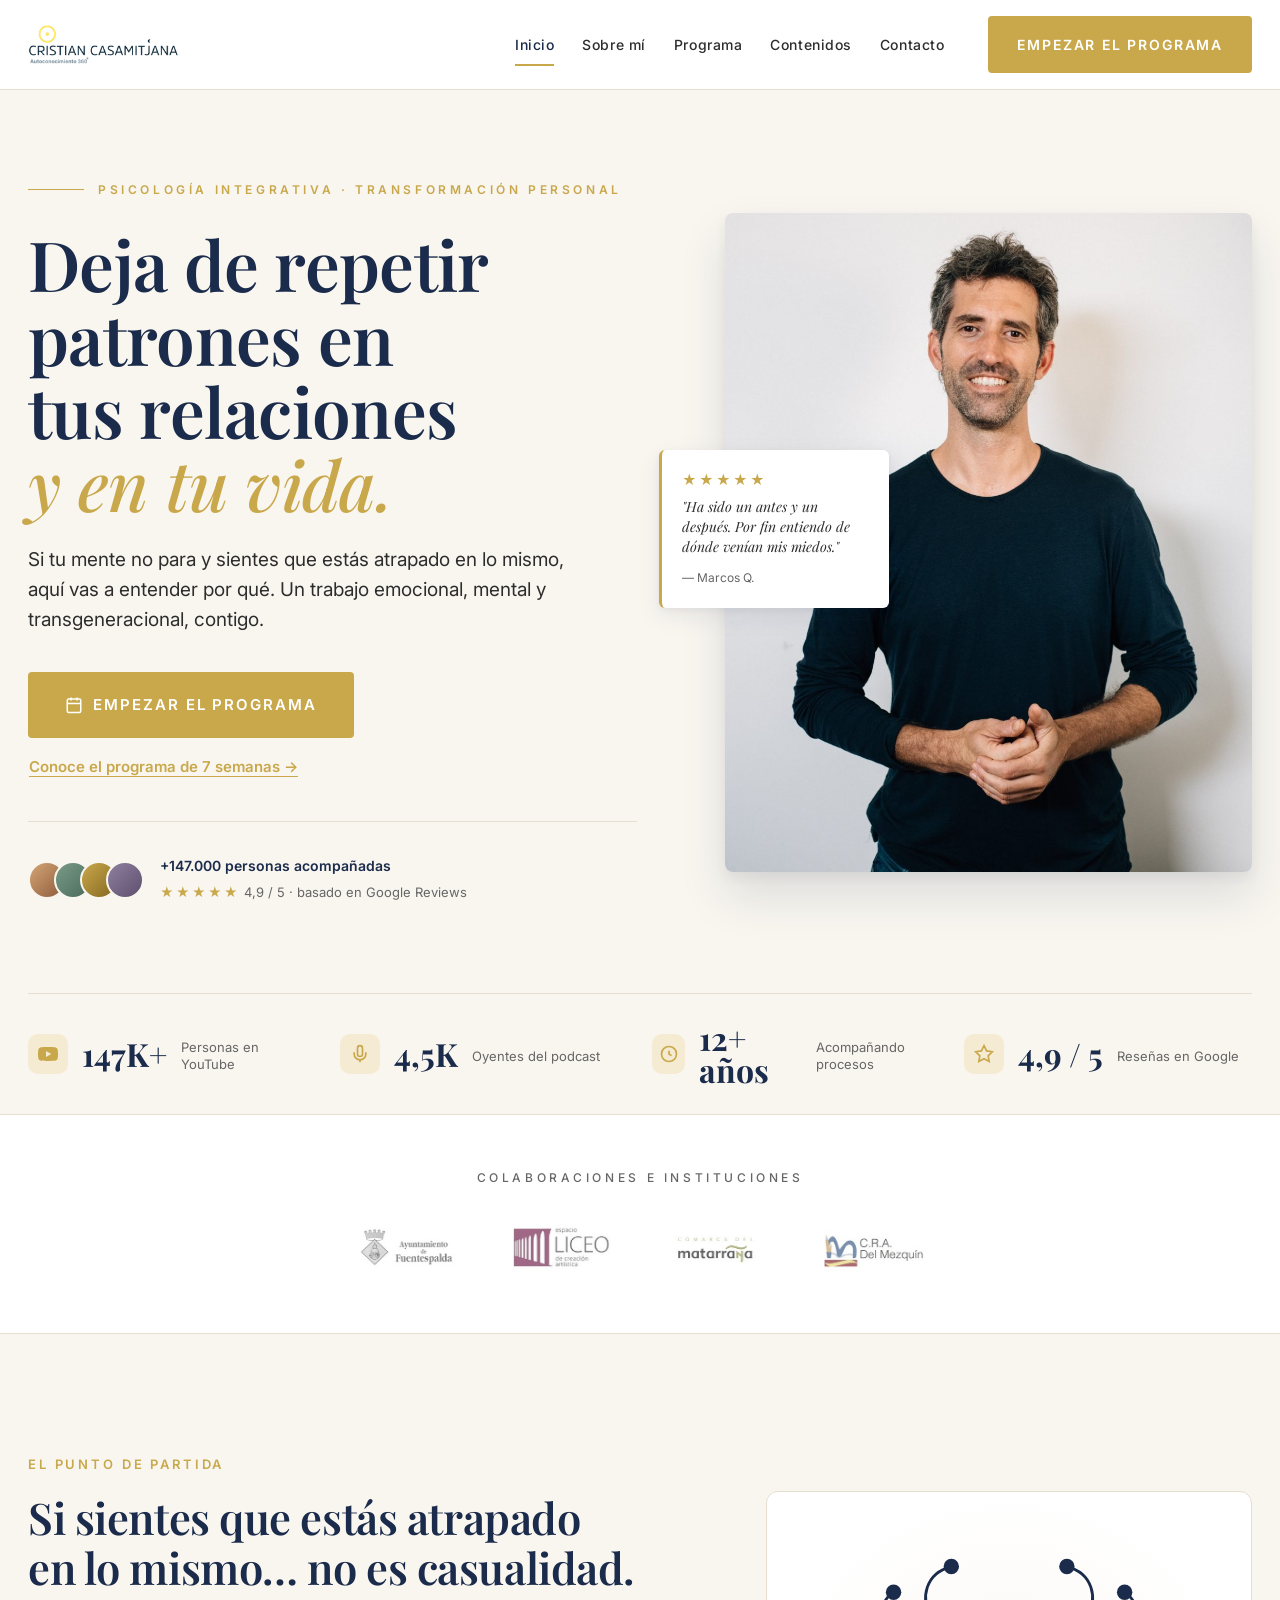
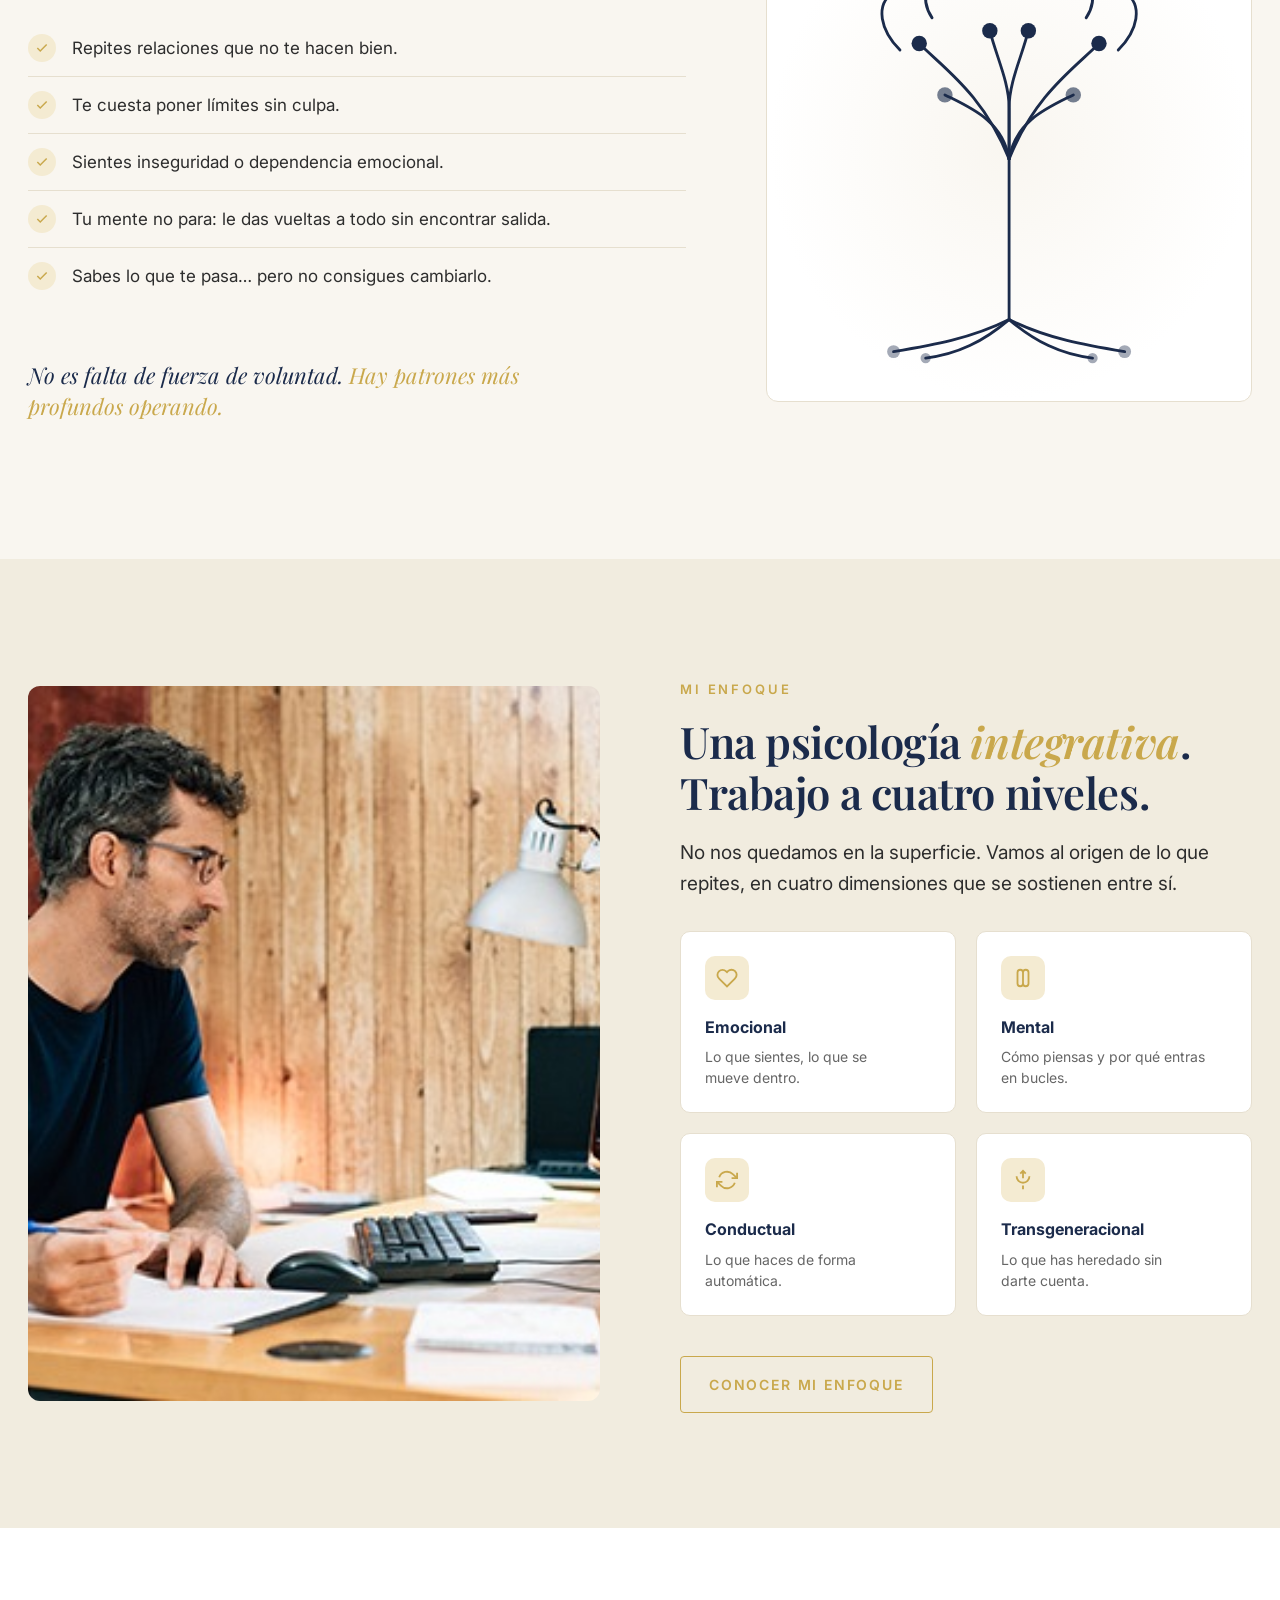
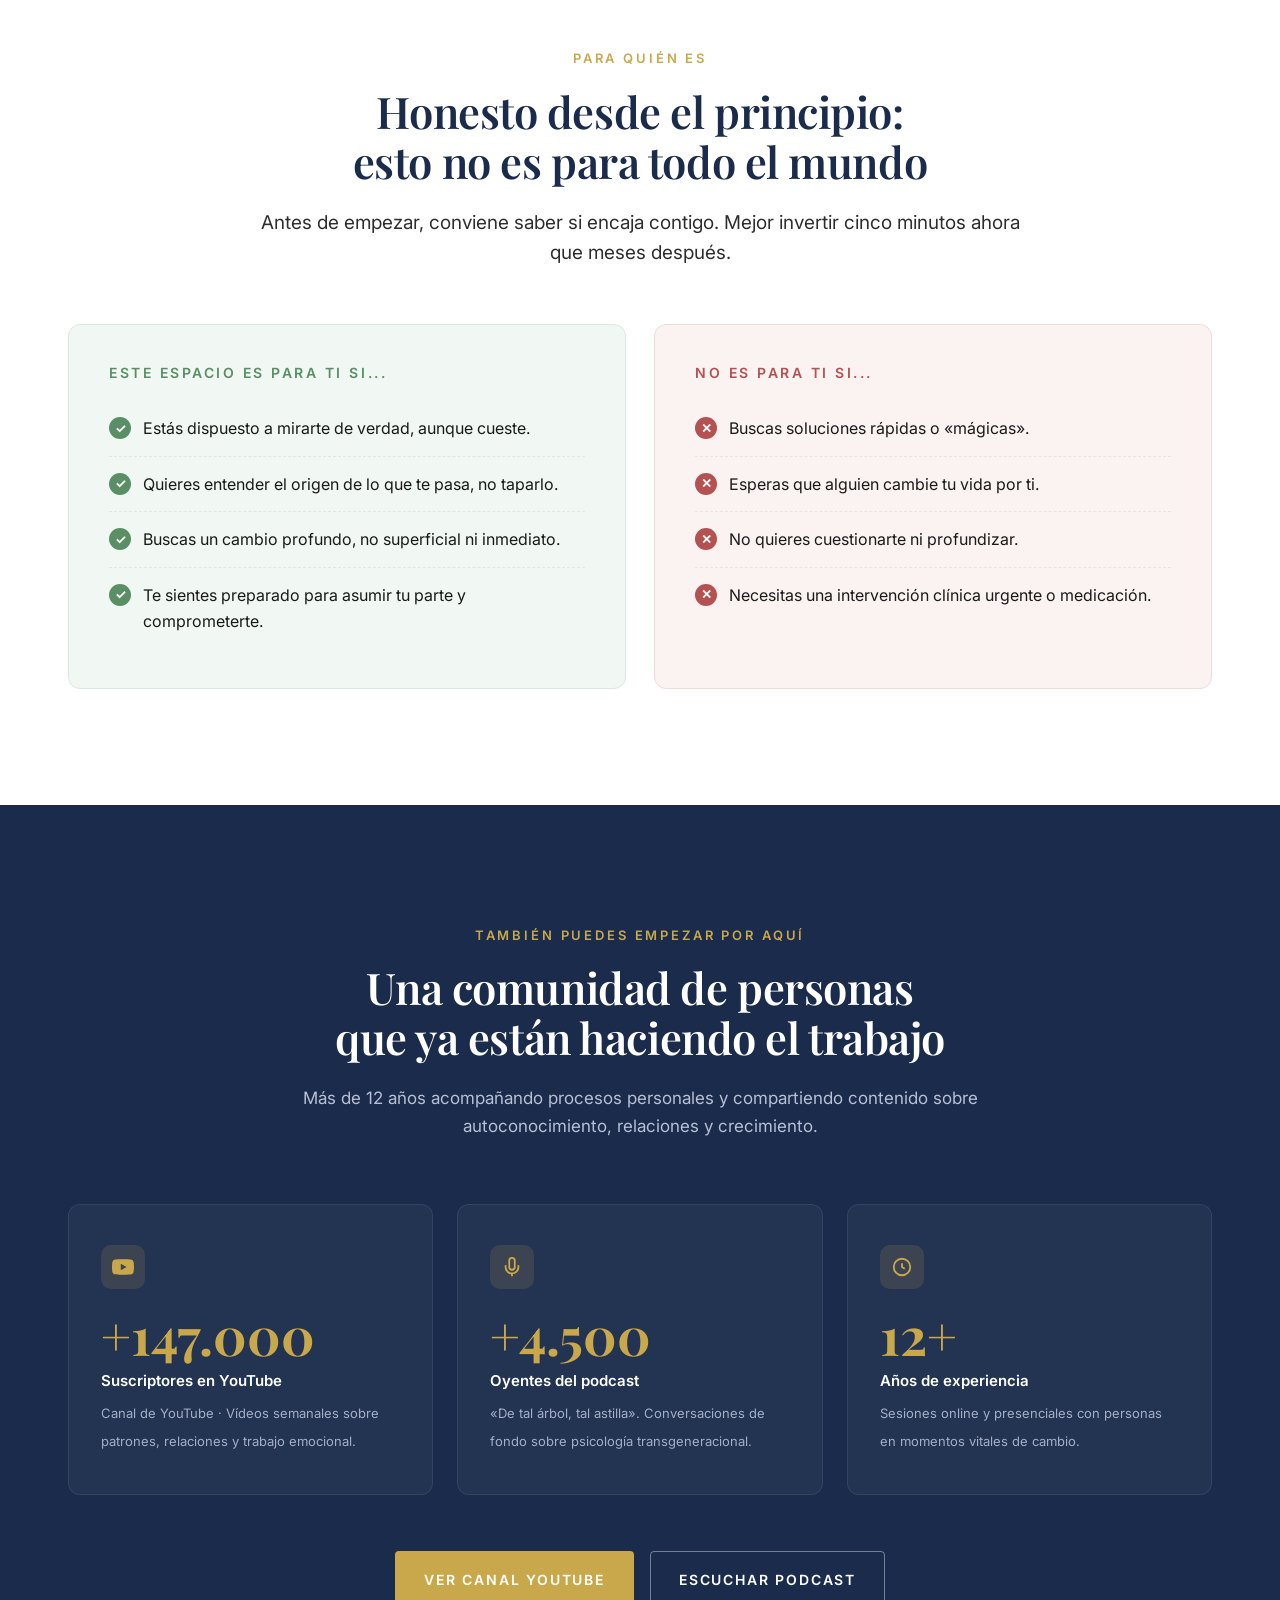
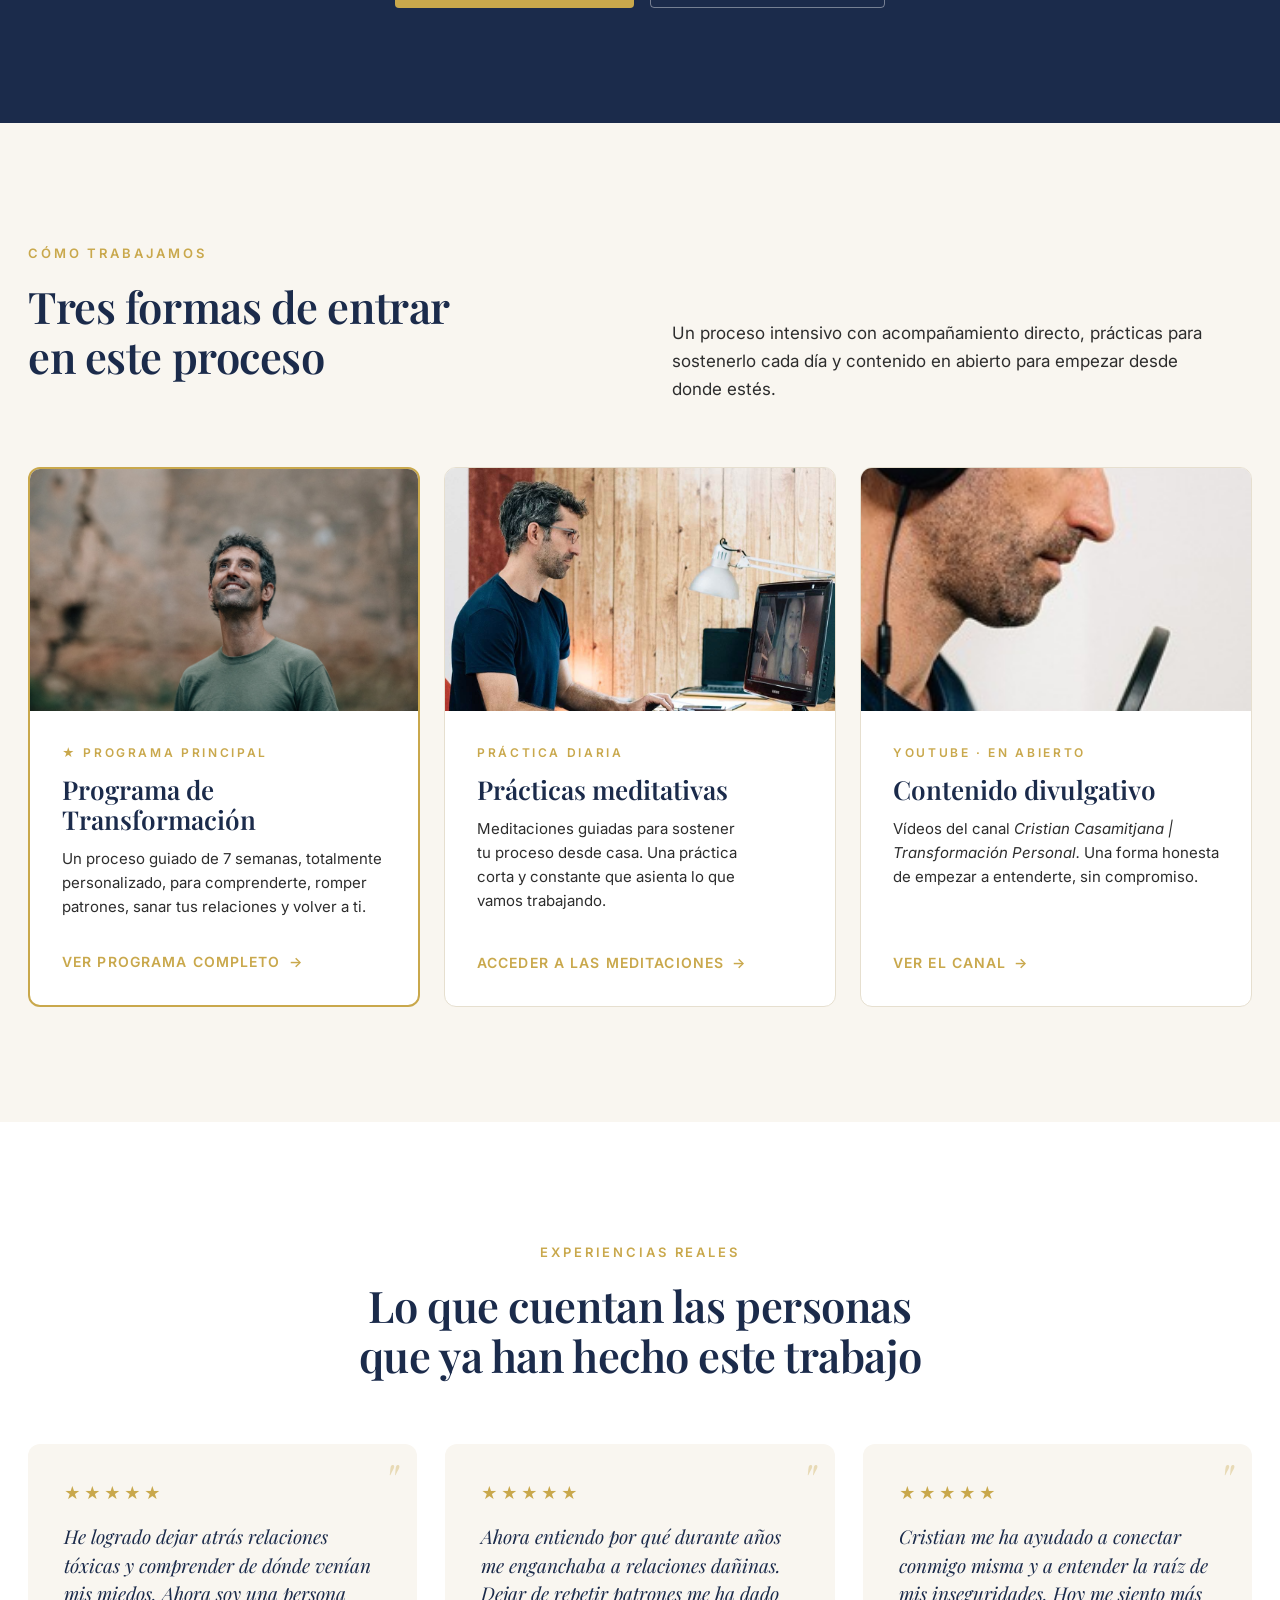
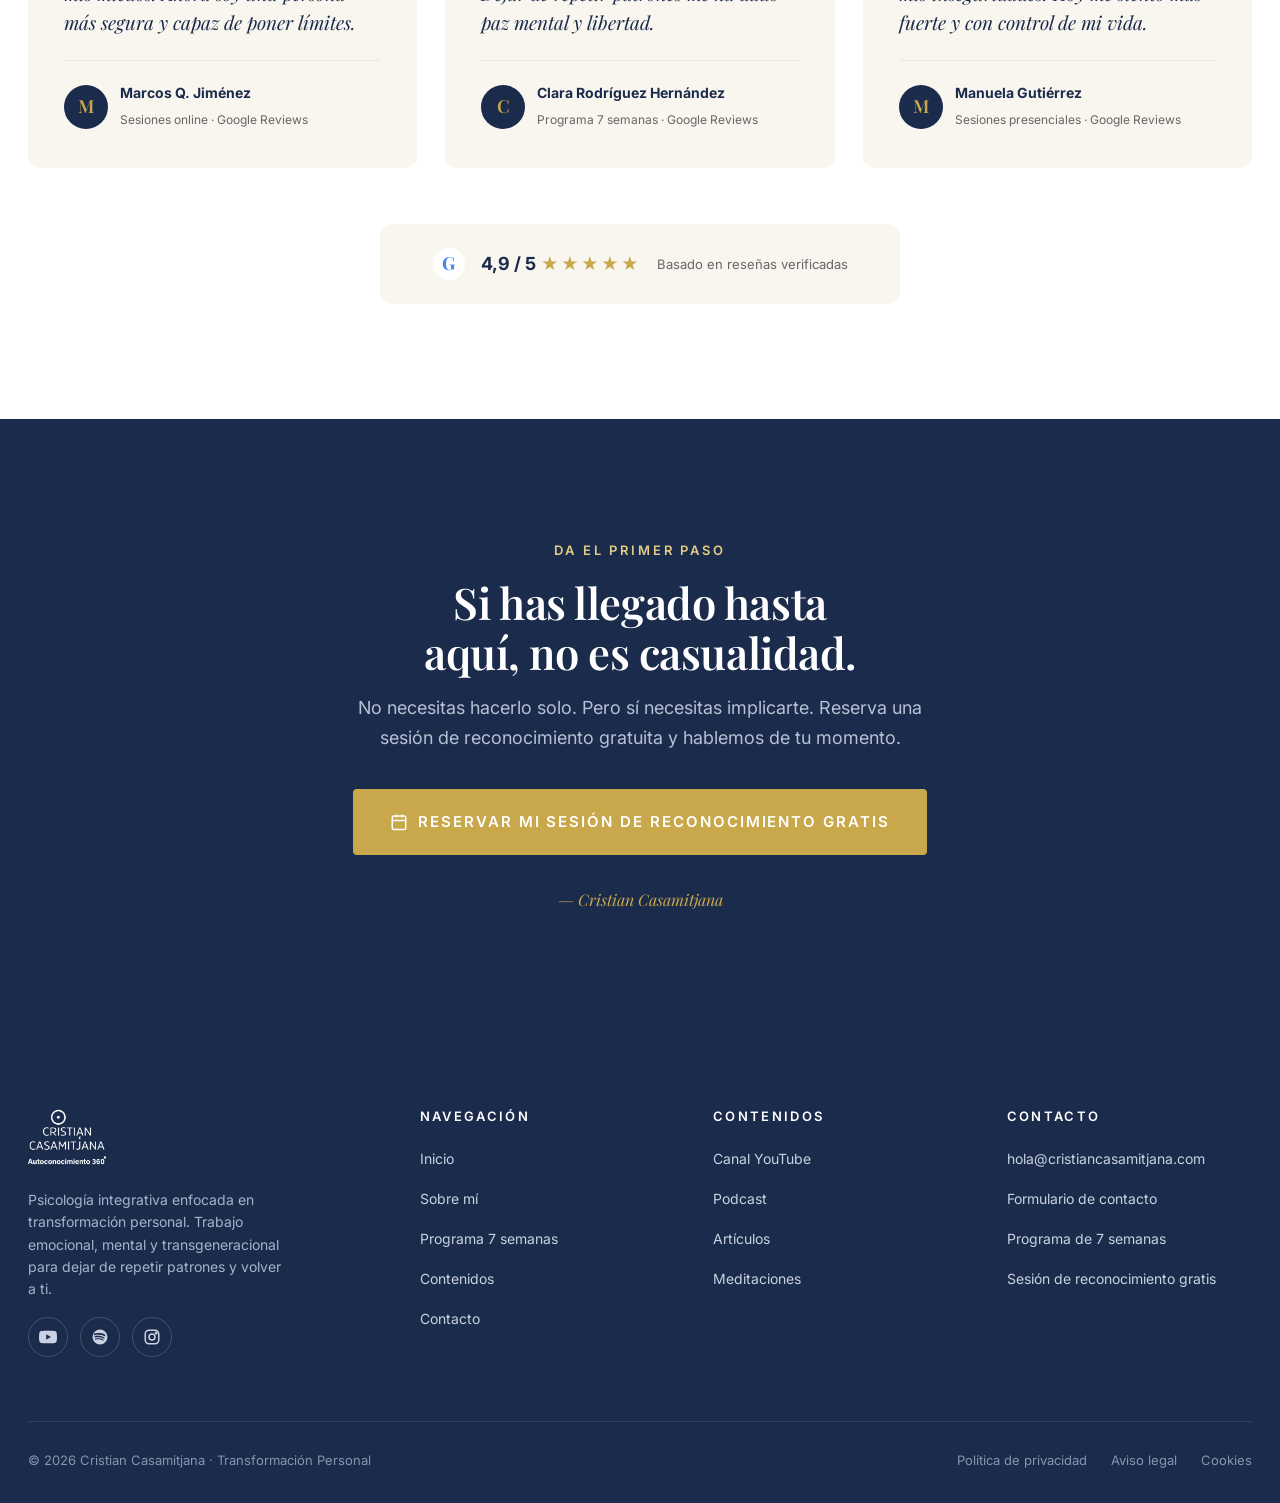
<file: index.html>
<!doctype html>
<html lang="es">
<head>
<meta charset="utf-8" />
<meta name="viewport" content="width=device-width, initial-scale=1" />
<title>Cristian Casamitjana · Psicología integrativa · Transformación Personal</title>
<meta name="description" content="Psicología integrativa online y presencial. Deja de repetir patrones en tus relaciones y en tu vida. Cristian Casamitjana, +147.000 personas acompañadas." />
<link rel="preconnect" href="https://fonts.googleapis.com">
<link rel="preconnect" href="https://fonts.gstatic.com" crossorigin>
<link href="https://fonts.googleapis.com/css2?family=Playfair+Display:ital,wght@0,400;0,500;0,600;0,700;1,400;1,500&family=Inter:wght@300;400;500;600;700&display=swap" rel="stylesheet">
<link rel="stylesheet" href="styles.css" />
<style>
/* ---- Page-specific ---- */
.hero {
  position: relative; overflow: hidden; background: var(--cream);
  padding: clamp(48px, 7vw, 96px) 0 0;
}
.hero__grid {
  display: grid; grid-template-columns: 1.05fr .95fr; gap: 64px; align-items: center;
}
.hero__eyebrow { display: flex; align-items: center; gap: 14px; margin-bottom: 28px; }
.hero__eyebrow .line { height: 1px; width: 56px; background: var(--gold); }
.hero__eyebrow span { font-size: 12px; letter-spacing: .3em; text-transform: uppercase; color: var(--gold); font-weight: 600; }
.hero h1 { font-size: clamp(44px, 5.4vw, 72px); line-height: 1.06; margin-bottom: 24px; }
.hero h1 em { font-style: italic; color: var(--gold); font-weight: 500; }
.hero p.lead { font-size: 19px; max-width: 540px; margin-bottom: 36px; color: var(--ink-soft); }
.hero__ctas { display: flex; gap: 16px; flex-wrap: wrap; align-items: center; }
.hero__trust { display: flex; align-items: center; gap: 16px; margin-top: 40px; padding-top: 32px; border-top: 1px solid var(--hairline); }
.hero__trust-avatars { display: flex; }
.hero__trust-avatars span { width: 38px; height: 38px; border-radius: 50%; border: 2px solid var(--cream); background-size: cover; background-position: center; }
.hero__trust-avatars span:not(:first-child) { margin-left: -12px; }
.hero__trust-text strong { display: block; font-size: 14px; color: var(--navy); font-weight: 600; }
.hero__trust-text small { font-size: 13px; color: var(--gray); }
.hero__visual { position: relative; padding: 0 0 0 24px; }
.hero__visual .frame { position: relative; aspect-ratio: 4/5; border-radius: 8px; overflow: hidden; box-shadow: var(--shadow-lg); }
.hero__visual .frame img { width: 100%; height: 100%; object-fit: cover; }
.hero__visual .arch {
  position: absolute; left: -32px; bottom: -32px; width: 220px; height: 280px;
  border-radius: 50% 50% 12px 12px / 60% 60% 12px 12px;
  background: var(--gold-tint); z-index: -1;
}
.hero__visual .quote-card {
  position: absolute; left: -42px; top: 36%; max-width: 230px; padding: 18px 20px;
  background: var(--white); border-radius: 6px; box-shadow: var(--shadow);
  border-left: 3px solid var(--gold);
}
.hero__visual .quote-card .stars { font-size: 14px; }
.hero__visual .quote-card p { font-style: italic; font-family: var(--f-display); font-size: 14px; line-height: 1.4; margin: 6px 0 6px; color: var(--ink-soft); }
.hero__visual .quote-card small { font-size: 12px; color: var(--gray); }

.hero__stats {
  margin-top: clamp(48px, 7vw, 88px); padding: 28px 0; border-top: 1px solid var(--hairline);
  display: grid; grid-template-columns: repeat(4, 1fr); gap: 24px;
}
.hero__stats div { display: flex; gap: 14px; align-items: center; }
.hero__stats strong { font-family: var(--f-display); font-size: 32px; color: var(--navy); display: block; line-height: 1; }
.hero__stats small { font-size: 13px; color: var(--gray); display: block; line-height: 1.3; margin-top: 4px; }

@media (max-width: 880px) {
  .hero__grid { grid-template-columns: 1fr; gap: 40px; }
  .hero__visual { padding: 0; }
  .hero__visual .quote-card { left: 0; }
  .hero__stats { grid-template-columns: 1fr 1fr; }
}

/* ---- Problem section ---- */
.problem { background: var(--cream); position: relative; }
.problem__grid { display: grid; grid-template-columns: 1.15fr .85fr; gap: 80px; align-items: center; }
.problem h2 { margin-bottom: 28px; }
.problem ul { list-style: none; padding: 0; margin: 0 0 32px; }
.problem li { display: flex; gap: 16px; padding: 14px 0; border-bottom: 1px solid var(--hairline); font-size: 17px; color: var(--ink-soft); }
.problem li:last-child { border-bottom: 0; }
.problem li .dot { width: 28px; height: 28px; border-radius: 50%; background: var(--gold-tint); color: var(--gold); display: flex; align-items: center; justify-content: center; flex-shrink: 0; }
.problem .closer { font-size: 22px; font-family: var(--f-display); font-style: italic; color: var(--navy); padding: 24px 0 0; line-height: 1.4; }
.problem__tree { position: relative; }
.problem__tree .ill {
  aspect-ratio: 1/1.05; background: var(--white); border-radius: 12px; padding: 36px;
  display: flex; align-items: center; justify-content: center;
  border: 1px solid var(--hairline);
  background-image: radial-gradient(ellipse at center, var(--cream) 0%, var(--white) 70%);
}
.problem__tree svg { width: 100%; height: 100%; color: var(--navy); }
@media (max-width: 880px) { .problem__grid { grid-template-columns: 1fr; gap: 40px; } }

/* ---- For-you-or-not ---- */
.fits { background: var(--white); }
.fits__head { text-align: center; max-width: 760px; margin: 0 auto 56px; }
.fits__cols { display: grid; grid-template-columns: 1fr 1fr; gap: 28px; }
.fits__col { padding: 40px; border-radius: 12px; }
.fits__col--yes { background: #F1F7F2; border: 1px solid #DBE8DE; }
.fits__col--no { background: #FBF3F2; border: 1px solid #ECDBD9; }
.fits__col h3 { display: flex; align-items: center; gap: 12px; margin-bottom: 20px; font-family: var(--f-body); font-size: 14px; letter-spacing: .18em; text-transform: uppercase; }
.fits__col--yes h3 { color: var(--success); }
.fits__col--no h3 { color: var(--danger); }
.fits__col ul { list-style: none; padding: 0; margin: 0; }
.fits__col li { padding: 14px 0; border-bottom: 1px dashed rgba(0,0,0,.07); font-size: 16px; display: flex; gap: 12px; align-items: flex-start; }
.fits__col li:last-child { border: 0; }
.fits__col li::before { width: 22px; height: 22px; border-radius: 50%; display: inline-flex; align-items: center; justify-content: center; flex-shrink: 0; font-weight: 700; font-size: 13px; margin-top: 2px; }
.fits__col--yes li::before { content: '✓'; background: var(--success); color: white; }
.fits__col--no li::before { content: '✕'; background: var(--danger); color: white; }
@media (max-width: 760px) { .fits__cols { grid-template-columns: 1fr; } }

/* ---- Authority ---- */
.auth { background: var(--navy); color: #E5E9F2; }
.auth__head { text-align: center; max-width: 700px; margin: 0 auto 64px; }
.auth__head h2 { color: white; }
.auth__head p { color: #B7C0D5; }
.auth__grid { display: grid; grid-template-columns: repeat(3, 1fr); gap: 24px; margin-bottom: 56px; }
.auth__card {
  background: rgba(255,255,255,.04); padding: 40px 32px; border-radius: 12px;
  border: 1px solid rgba(255,255,255,.08); text-align: left;
}
.auth__card .icon { width: 44px; height: 44px; border-radius: 10px; background: rgba(201,168,76,.15); color: var(--gold); display: flex; align-items: center; justify-content: center; margin-bottom: 20px; }
.auth__card strong { display: block; font-family: var(--f-display); font-size: 52px; color: var(--gold); line-height: 1; margin-bottom: 8px; }
.auth__card span { color: white; font-size: 15px; font-weight: 600; display: block; margin-bottom: 4px; }
.auth__card small { color: #A4AFC7; font-size: 13px; line-height: 1.5; }
.auth__ctas { display: flex; gap: 16px; justify-content: center; flex-wrap: wrap; }
@media (max-width: 800px) { .auth__grid { grid-template-columns: 1fr; } }

/* ---- Services ---- */
.serv { background: var(--cream); }
.serv__head { display: grid; grid-template-columns: 1fr 1fr; gap: 64px; align-items: end; margin-bottom: 64px; }
.serv__head p { color: var(--ink-soft); margin: 0; }
.serv__grid { display: grid; grid-template-columns: repeat(3, 1fr); gap: 24px; }
.serv__card {
  background: var(--white); padding: 0; border-radius: 12px; overflow: hidden;
  border: 1px solid var(--hairline); transition: all .3s; display: flex; flex-direction: column;
}
.serv__card:hover { transform: translateY(-4px); box-shadow: var(--shadow-lg); }
.serv__card .top { aspect-ratio: 16/10; background: var(--cream-deep); position: relative; overflow: hidden; }
.serv__card .top img { width: 100%; height: 100%; object-fit: cover; }
.serv__card .body { padding: 32px; flex: 1; display: flex; flex-direction: column; }
.serv__card .tagline { font-size: 12px; letter-spacing: .22em; text-transform: uppercase; color: var(--gold); font-weight: 600; margin-bottom: 12px; }
.serv__card h3 { font-family: var(--f-display); font-size: 26px; margin-bottom: 12px; color: var(--navy); font-weight: 600; }
.serv__card p { color: var(--ink-soft); font-size: 15px; line-height: 1.6; flex: 1; }
.serv__card .more { color: var(--gold); font-weight: 600; font-size: 14px; letter-spacing: .08em; text-transform: uppercase; margin-top: 16px; display: inline-flex; gap: 8px; align-items: center; }
@media (max-width: 880px) { .serv__head { grid-template-columns: 1fr; gap: 24px; } .serv__grid { grid-template-columns: 1fr; } }

/* ---- Testimonios ---- */
.testi { background: var(--white); }
.testi__head { text-align: center; max-width: 700px; margin: 0 auto 64px; }
.testi__grid { display: grid; grid-template-columns: repeat(3, 1fr); gap: 28px; }
.testi__card { background: var(--cream); padding: 36px; border-radius: 12px; position: relative; }
.testi__card .stars { font-size: 16px; letter-spacing: 3px; margin-bottom: 16px; }
.testi__card .quote { font-family: var(--f-display); font-style: italic; font-size: 19px; line-height: 1.5; color: var(--navy); margin-bottom: 24px; }
.testi__card .quote::before { content: '"'; font-family: var(--f-display); font-size: 48px; color: var(--gold); position: absolute; top: 12px; right: 20px; opacity: .35; line-height: 1; }
.testi__card .who { display: flex; align-items: center; gap: 12px; padding-top: 20px; border-top: 1px solid rgba(0,0,0,.06); }
.testi__card .avatar { width: 44px; height: 44px; border-radius: 50%; background: var(--navy); color: var(--gold); display: flex; align-items: center; justify-content: center; font-weight: 600; font-family: var(--f-display); font-size: 18px; }
.testi__card strong { display: block; font-size: 14px; color: var(--navy); }
.testi__card small { color: var(--gray); font-size: 12px; }
.testi__google { display: flex; align-items: center; justify-content: center; gap: 16px; margin-top: 56px; padding: 24px; background: var(--cream); border-radius: 12px; max-width: 520px; margin-left: auto; margin-right: auto; }
.testi__google .logo { width: 32px; height: 32px; border-radius: 50%; background: white; display: flex; align-items: center; justify-content: center; font-weight: 700; font-family: var(--f-display); font-size: 18px; color: #4285F4; }
.testi__google strong { font-size: 18px; color: var(--navy); }
.testi__google span { color: var(--gold); }
@media (max-width: 880px) { .testi__grid { grid-template-columns: 1fr; } }

/* ---- Approach ---- */
.appr { background: var(--cream-deep); }
.appr__grid { display: grid; grid-template-columns: 1fr 1fr; gap: 80px; align-items: center; }
.appr__visual { position: relative; aspect-ratio: 4/5; border-radius: 12px; overflow: hidden; }
.appr__visual img { width: 100%; height: 100%; object-fit: cover; }
.appr__pillars { display: grid; grid-template-columns: 1fr 1fr; gap: 20px; margin: 32px 0 40px; }
.appr__pillar { background: var(--white); padding: 24px; border-radius: 10px; border: 1px solid var(--hairline); }
.appr__pillar .icon { width: 44px; height: 44px; border-radius: 10px; background: var(--gold-tint); color: var(--gold); display: flex; align-items: center; justify-content: center; margin-bottom: 14px; }
.appr__pillar strong { display: block; font-size: 16px; color: var(--navy); margin-bottom: 6px; }
.appr__pillar p { font-size: 14px; color: var(--gray); margin: 0; line-height: 1.5; }
@media (max-width: 880px) { .appr__grid { grid-template-columns: 1fr; gap: 40px; } .appr__pillars { grid-template-columns: 1fr; } }

/* ---- Partners ---- */
.partners { padding: 56px 0; background: var(--white); border-top: 1px solid var(--hairline); border-bottom: 1px solid var(--hairline); }
.partners h4 { text-align: center; font-family: var(--f-body); font-size: 12px; letter-spacing: .3em; text-transform: uppercase; color: var(--gray); margin-bottom: 36px; font-weight: 500; }
.partners__grid { display: flex; flex-wrap: wrap; justify-content: center; align-items: center; gap: 56px; }
.partners__grid img { height: 56px; width: auto; opacity: .65; filter: grayscale(.5); transition: all .3s; }
.partners__grid img:hover { opacity: 1; filter: none; }

/* ---- CTA final ---- */
.cta-final { background: var(--navy); color: #E5E9F2; text-align: center; padding: clamp(72px, 9vw, 120px) 0; }
.cta-final h2 { color: white; max-width: 800px; margin: 0 auto 16px; }
.cta-final p { color: #B7C0D5; max-width: 600px; margin: 0 auto 36px; font-size: 18px; }
.cta-final .signature { font-family: var(--f-display); font-style: italic; color: var(--gold); margin-top: 32px; font-size: 16px; }

</style>
</head>
<body data-page="inicio">
<div id="nav-mount"></div>

<!-- ============ HERO ============ -->
<section class="hero">
  <div class="container container--wide">
    <div class="hero__grid">
      <div class="reveal">
        <div class="hero__eyebrow"><span class="line"></span><span>Psicología integrativa · Transformación Personal</span></div>
        <h1>Deja de repetir patrones en tus relaciones <em>y en tu vida.</em></h1>
        <p class="lead">Si tu mente no para y sientes que estás atrapado en lo mismo, aquí vas a entender por qué. Un trabajo emocional, mental y transgeneracional, contigo.</p>
        <div class="hero__ctas">
          <a class="btn btn--primary btn--lg" href="contacto.html">
            <svg class="ico" viewBox="0 0 24 24" fill="none" stroke="currentColor" stroke-width="2"><rect x="3" y="4" width="18" height="18" rx="2"/><path d="M16 2v4M8 2v4M3 10h18"/></svg>
            Empezar el programa
          </a>
          <a class="btn btn--ghost" href="programa.html">Conoce el programa de 7 semanas →</a>
        </div>
        <div class="hero__trust">
          <div class="hero__trust-avatars" aria-hidden="true">
            <span style="background: linear-gradient(135deg,#D4A574,#8E5C3E)"></span>
            <span style="background: linear-gradient(135deg,#7A9B86,#4A6B5C)"></span>
            <span style="background: linear-gradient(135deg,#C9A84C,#856820)"></span>
            <span style="background: linear-gradient(135deg,#9080A0,#5E4F6E)"></span>
          </div>
          <div class="hero__trust-text">
            <strong>+147.000 personas acompañadas</strong>
            <small><span class="stars">★★★★★</span> 4,9 / 5 · basado en Google Reviews</small>
          </div>
        </div>
      </div>
      <div class="hero__visual reveal">
        <div class="arch"></div>
        <div class="frame">
          <img src="assets/cris-full.jpg" alt="Cristian Casamitjana — retrato" />
        </div>
        <div class="quote-card">
          <div class="stars">★★★★★</div>
          <p>"Ha sido un antes y un después. Por fin entiendo de dónde venían mis miedos."</p>
          <small>— Marcos Q.</small>
        </div>
      </div>
    </div>

    <div class="hero__stats reveal">
      <div>
        <div style="width:40px;height:40px;border-radius:10px;background:var(--gold-tint);color:var(--gold);display:flex;align-items:center;justify-content:center">
          <svg width="20" height="20" viewBox="0 0 24 24" fill="currentColor"><path d="M23.5 6.2a3 3 0 0 0-2.1-2.1C19.6 3.6 12 3.6 12 3.6s-7.6 0-9.4.5A3 3 0 0 0 .5 6.2 31 31 0 0 0 0 12a31 31 0 0 0 .5 5.8 3 3 0 0 0 2.1 2.1c1.8.5 9.4.5 9.4.5s7.6 0 9.4-.5a3 3 0 0 0 2.1-2.1 31 31 0 0 0 .5-5.8 31 31 0 0 0-.5-5.8zM9.6 15.6V8.4l6.3 3.6-6.3 3.6z"/></svg>
        </div>
        <div><strong>147K+</strong><small>Personas en YouTube</small></div>
      </div>
      <div>
        <div style="width:40px;height:40px;border-radius:10px;background:var(--gold-tint);color:var(--gold);display:flex;align-items:center;justify-content:center">
          <svg width="20" height="20" viewBox="0 0 24 24" fill="none" stroke="currentColor" stroke-width="2"><rect x="9" y="2" width="6" height="13" rx="3"/><path d="M5 10v2a7 7 0 0 0 14 0v-2M12 19v3"/></svg>
        </div>
        <div><strong>4,5K</strong><small>Oyentes del podcast</small></div>
      </div>
      <div>
        <div style="width:40px;height:40px;border-radius:10px;background:var(--gold-tint);color:var(--gold);display:flex;align-items:center;justify-content:center">
          <svg width="20" height="20" viewBox="0 0 24 24" fill="none" stroke="currentColor" stroke-width="2"><path d="M12 8v4l3 2"/><circle cx="12" cy="12" r="9"/></svg>
        </div>
        <div><strong>12+ años</strong><small>Acompañando procesos</small></div>
      </div>
      <div>
        <div style="width:40px;height:40px;border-radius:10px;background:var(--gold-tint);color:var(--gold);display:flex;align-items:center;justify-content:center">
          <svg width="20" height="20" viewBox="0 0 24 24" fill="none" stroke="currentColor" stroke-width="2"><polygon points="12 2 15.09 8.26 22 9.27 17 14.14 18.18 21.02 12 17.77 5.82 21.02 7 14.14 2 9.27 8.91 8.26 12 2"/></svg>
        </div>
        <div><strong>4,9 / 5</strong><small>Reseñas en Google</small></div>
      </div>
    </div>
  </div>
</section>

<!-- ============ PARTNERS ============ -->
<section class="partners">
  <div class="container">
    <h4>Colaboraciones e instituciones</h4>
    <div class="partners__grid">
      <img src="assets/partner-fuentespalda.jpg" alt="Ayuntamiento de Fuentespalda" />
      <img src="assets/partner-liceo.jpg" alt="Espacio Liceo de creación artística" />
      <img src="assets/partner-matarrana.jpg" alt="Comarca del Matarraña" />
      <img src="assets/partner-mezquin.jpg" alt="C.R.A. Del Mezquín" />
    </div>
  </div>
</section>

<!-- ============ PROBLEMA ============ -->
<section class="problem">
  <div class="container container--wide">
    <div class="problem__grid">
      <div class="reveal">
        <span class="eyebrow">El punto de partida</span>
        <h2>Si sientes que estás atrapado en lo mismo… no es casualidad.</h2>
        <ul>
          <li><span class="dot"><svg width="14" height="14" viewBox="0 0 24 24" fill="none" stroke="currentColor" stroke-width="2.5"><polyline points="20 6 9 17 4 12"/></svg></span> Repites relaciones que no te hacen bien.</li>
          <li><span class="dot"><svg width="14" height="14" viewBox="0 0 24 24" fill="none" stroke="currentColor" stroke-width="2.5"><polyline points="20 6 9 17 4 12"/></svg></span> Te cuesta poner límites sin culpa.</li>
          <li><span class="dot"><svg width="14" height="14" viewBox="0 0 24 24" fill="none" stroke="currentColor" stroke-width="2.5"><polyline points="20 6 9 17 4 12"/></svg></span> Sientes inseguridad o dependencia emocional.</li>
          <li><span class="dot"><svg width="14" height="14" viewBox="0 0 24 24" fill="none" stroke="currentColor" stroke-width="2.5"><polyline points="20 6 9 17 4 12"/></svg></span> Tu mente no para: le das vueltas a todo sin encontrar salida.</li>
          <li><span class="dot"><svg width="14" height="14" viewBox="0 0 24 24" fill="none" stroke="currentColor" stroke-width="2.5"><polyline points="20 6 9 17 4 12"/></svg></span> Sabes lo que te pasa… pero no consigues cambiarlo.</li>
        </ul>
        <p class="closer">No es falta de fuerza de voluntad. <span class="gold serif">Hay patrones más profundos operando.</span></p>
      </div>
      <div class="problem__tree reveal">
        <div class="ill">
          <!-- Tree SVG: stylized family roots -->
          <svg viewBox="0 0 320 340" xmlns="http://www.w3.org/2000/svg" stroke="currentColor" stroke-width="2.2" fill="none" stroke-linecap="round" stroke-linejoin="round">
            <!-- trunk -->
            <path d="M160 305 V 180" />
            <path d="M160 180 C 140 130, 110 110, 90 90" />
            <path d="M160 180 C 180 130, 210 110, 230 90" />
            <path d="M160 180 C 155 150, 130 140, 110 130" />
            <path d="M160 180 C 165 150, 190 140, 210 130" />
            <path d="M160 180 V 140 C 160 120, 150 100, 145 80" />
            <path d="M160 180 V 140 C 160 120, 170 100, 175 80" />
            <!-- canopy branches subtle -->
            <path d="M75 95 C 60 80, 55 60, 70 50" />
            <path d="M245 95 C 260 80, 265 60, 250 50" />
            <path d="M100 70 C 90 55, 95 35, 115 30" />
            <path d="M220 70 C 230 55, 225 35, 205 30" />
            <!-- roots -->
            <path d="M160 305 C 130 320, 100 325, 70 330" />
            <path d="M160 305 C 190 320, 220 325, 250 330" />
            <path d="M160 305 C 140 322, 120 332, 95 335" />
            <path d="M160 305 C 180 322, 200 332, 225 335" />
            <!-- leaves / dots = generations -->
            <g fill="currentColor" stroke="none">
              <circle cx="70" cy="50" r="6" />
              <circle cx="250" cy="50" r="6" />
              <circle cx="115" cy="30" r="6" />
              <circle cx="205" cy="30" r="6" />
              <circle cx="145" cy="80" r="6" />
              <circle cx="175" cy="80" r="6" />
              <circle cx="90" cy="90" r="6" />
              <circle cx="230" cy="90" r="6" />
              <circle cx="110" cy="130" r="6" opacity=".6"/>
              <circle cx="210" cy="130" r="6" opacity=".6"/>
              <!-- roots ends -->
              <circle cx="70" cy="330" r="5" opacity=".4"/>
              <circle cx="250" cy="330" r="5" opacity=".4"/>
              <circle cx="95" cy="335" r="4" opacity=".4"/>
              <circle cx="225" cy="335" r="4" opacity=".4"/>
            </g>
          </svg>
        </div>
      </div>
    </div>
  </div>
</section>

<!-- ============ APPROACH ============ -->
<section class="appr">
  <div class="container container--wide">
    <div class="appr__grid">
      <div class="appr__visual reveal">
        <img src="assets/cris-portrait.jpg" alt="Cristian en sesión" />
      </div>
      <div class="reveal">
        <span class="eyebrow">Mi enfoque</span>
        <h2>Una psicología <em class="serif" style="font-style:italic;color:var(--gold)">integrativa</em>. Trabajo a cuatro niveles.</h2>
        <p class="lead">No nos quedamos en la superficie. Vamos al origen de lo que repites, en cuatro dimensiones que se sostienen entre sí.</p>
        <div class="appr__pillars">
          <div class="appr__pillar">
            <div class="icon">
              <svg width="22" height="22" viewBox="0 0 24 24" fill="none" stroke="currentColor" stroke-width="2"><path d="M20.8 4.6a5.5 5.5 0 0 0-7.8 0L12 5.7l-1-1a5.5 5.5 0 0 0-7.8 7.8l1 1L12 21.2l7.8-7.7 1-1a5.5 5.5 0 0 0 0-7.9z"/></svg>
            </div>
            <strong>Emocional</strong>
            <p>Lo que sientes, lo que se mueve dentro.</p>
          </div>
          <div class="appr__pillar">
            <div class="icon">
              <svg width="22" height="22" viewBox="0 0 24 24" fill="none" stroke="currentColor" stroke-width="2"><path d="M9 3a3 3 0 0 0-3 3v12a3 3 0 0 0 6 0V6a3 3 0 0 0-3-3zM15 3a3 3 0 0 1 3 3v12a3 3 0 0 1-6 0V6a3 3 0 0 1 3-3z"/></svg>
            </div>
            <strong>Mental</strong>
            <p>Cómo piensas y por qué entras en bucles.</p>
          </div>
          <div class="appr__pillar">
            <div class="icon">
              <svg width="22" height="22" viewBox="0 0 24 24" fill="none" stroke="currentColor" stroke-width="2"><polyline points="23 4 23 10 17 10"/><polyline points="1 20 1 14 7 14"/><path d="M3.5 9a9 9 0 0 1 14.85-3.36L23 10M1 14l4.65 4.36A9 9 0 0 0 20.5 15"/></svg>
            </div>
            <strong>Conductual</strong>
            <p>Lo que haces de forma automática.</p>
          </div>
          <div class="appr__pillar">
            <div class="icon">
              <svg width="22" height="22" viewBox="0 0 24 24" fill="none" stroke="currentColor" stroke-width="2"><path d="M12 2v8M12 22v-4M5 8a7 7 0 0 0 7 7 7 7 0 0 0 7-7M9 5l3-3 3 3"/></svg>
            </div>
            <strong>Transgeneracional</strong>
            <p>Lo que has heredado sin darte cuenta.</p>
          </div>
        </div>
        <a class="btn btn--secondary" href="sobre-mi.html">Conocer mi enfoque</a>
      </div>
    </div>
  </div>
</section>

<!-- ============ FITS ============ -->
<section class="fits">
  <div class="container">
    <div class="fits__head reveal">
      <span class="eyebrow">Para quién es</span>
      <h2>Honesto desde el principio: esto no es para todo el mundo</h2>
      <p class="lead">Antes de empezar, conviene saber si encaja contigo. Mejor invertir cinco minutos ahora que meses después.</p>
    </div>
    <div class="fits__cols">
      <div class="fits__col fits__col--yes reveal">
        <h3>Este espacio es para ti si...</h3>
        <ul>
          <li>Estás dispuesto a mirarte de verdad, aunque cueste.</li>
          <li>Quieres entender el origen de lo que te pasa, no taparlo.</li>
          <li>Buscas un cambio profundo, no superficial ni inmediato.</li>
          <li>Te sientes preparado para asumir tu parte y comprometerte.</li>
        </ul>
      </div>
      <div class="fits__col fits__col--no reveal">
        <h3>No es para ti si...</h3>
        <ul>
          <li>Buscas soluciones rápidas o «mágicas».</li>
          <li>Esperas que alguien cambie tu vida por ti.</li>
          <li>No quieres cuestionarte ni profundizar.</li>
          <li>Necesitas una intervención clínica urgente o medicación.</li>
        </ul>
      </div>
    </div>
  </div>
</section>

<!-- ============ AUTHORITY ============ -->
<section class="auth">
  <div class="container">
    <div class="auth__head reveal">
      <span class="eyebrow">También puedes empezar por aquí</span>
      <h2>Una comunidad de personas que ya están haciendo el trabajo</h2>
      <p>Más de 12 años acompañando procesos personales y compartiendo contenido sobre autoconocimiento, relaciones y crecimiento.</p>
    </div>
    <div class="auth__grid">
      <div class="auth__card reveal">
        <div class="icon"><svg width="22" height="22" viewBox="0 0 24 24" fill="currentColor"><path d="M23.5 6.2a3 3 0 0 0-2.1-2.1C19.6 3.6 12 3.6 12 3.6s-7.6 0-9.4.5A3 3 0 0 0 .5 6.2 31 31 0 0 0 0 12a31 31 0 0 0 .5 5.8 3 3 0 0 0 2.1 2.1c1.8.5 9.4.5 9.4.5s7.6 0 9.4-.5a3 3 0 0 0 2.1-2.1 31 31 0 0 0 .5-5.8 31 31 0 0 0-.5-5.8zM9.6 15.6V8.4l6.3 3.6-6.3 3.6z"/></svg></div>
        <strong>+147.000</strong>
        <span>Suscriptores en YouTube</span>
        <small>Canal de YouTube · Vídeos semanales sobre patrones, relaciones y trabajo emocional.</small>
      </div>
      <div class="auth__card reveal">
        <div class="icon"><svg width="22" height="22" viewBox="0 0 24 24" fill="none" stroke="currentColor" stroke-width="2"><rect x="9" y="2" width="6" height="13" rx="3"/><path d="M5 10v2a7 7 0 0 0 14 0v-2M12 19v3"/></svg></div>
        <strong>+4.500</strong>
        <span>Oyentes del podcast</span>
        <small>«De tal árbol, tal astilla». Conversaciones de fondo sobre psicología transgeneracional.</small>
      </div>
      <div class="auth__card reveal">
        <div class="icon"><svg width="22" height="22" viewBox="0 0 24 24" fill="none" stroke="currentColor" stroke-width="2"><path d="M12 8v4l3 2"/><circle cx="12" cy="12" r="9"/></svg></div>
        <strong>12+</strong>
        <span>Años de experiencia</span>
        <small>Sesiones online y presenciales con personas en momentos vitales de cambio.</small>
      </div>
    </div>
    <div class="auth__ctas">
      <a class="btn btn--primary" href="contenidos.html#videos">Ver canal YouTube</a>
      <a class="btn btn--white" href="contenidos.html#podcast">Escuchar podcast</a>
    </div>
  </div>
</section>

<!-- ============ VÍAS DE TRABAJO ============ -->
<section class="serv">
  <div class="container container--wide">
    <div class="serv__head reveal">
      <div>
        <span class="eyebrow">Cómo trabajamos</span>
        <h2>Tres formas de entrar en este proceso</h2>
      </div>
      <p>Un proceso intensivo con acompañamiento directo, prácticas para sostenerlo cada día y contenido en abierto para empezar desde donde estés.</p>
    </div>
    <div class="serv__grid">

      <!-- 1. Programa -->
      <article class="serv__card reveal" style="border: 2px solid var(--gold)">
        <div class="top"><img src="assets/cris-nature.jpg" alt="Programa de Transformación" /></div>
        <div class="body">
          <div class="tagline" style="color:var(--gold)">★ Programa principal</div>
          <h3>Programa de Transformación</h3>
          <p>Un proceso guiado de 7 semanas, totalmente personalizado, para comprenderte, romper patrones, sanar tus relaciones y volver a ti.</p>
          <a class="more" href="programa.html">Ver programa completo <span>→</span></a>
        </div>
      </article>

      <!-- 2. Prácticas meditativas -->
      <article class="serv__card reveal">
        <div class="top"><img src="assets/cris-tree-environment.jpg" alt="Prácticas meditativas" /></div>
        <div class="body">
          <div class="tagline">Práctica diaria</div>
          <h3>Prácticas meditativas</h3>
          <p>Meditaciones guiadas para sostener tu proceso desde casa. Una práctica corta y constante que asienta lo que vamos trabajando.</p>
          <a class="more" href="contenidos.html#recursos">Acceder a las meditaciones <span>→</span></a>
        </div>
      </article>

      <!-- 3. Contenido divulgativo -->
      <article class="serv__card reveal">
        <div class="top"><img src="assets/cris-podcast.jpg" alt="Canal Cristian Casamitjana | Transformación Personal" /></div>
        <div class="body">
          <div class="tagline">YouTube · En abierto</div>
          <h3>Contenido divulgativo</h3>
          <p>Vídeos del canal <em>Cristian Casamitjana | Transformación Personal.</em> Una forma honesta de empezar a entenderte, sin compromiso.</p>
          <a class="more" href="contenidos.html#videos">Ver el canal <span>→</span></a>
        </div>
      </article>

    </div>
  </div>
</section>

<!-- ============ TESTIMONIOS ============ -->
<section class="testi">
  <div class="container container--wide">
    <div class="testi__head reveal">
      <span class="eyebrow">Experiencias reales</span>
      <h2>Lo que cuentan las personas que ya han hecho este trabajo</h2>
    </div>
    <div class="testi__grid">
      <article class="testi__card reveal">
        <div class="stars">★★★★★</div>
        <p class="quote">He logrado dejar atrás relaciones tóxicas y comprender de dónde venían mis miedos. Ahora soy una persona más segura y capaz de poner límites.</p>
        <div class="who"><div class="avatar">M</div><div><strong>Marcos Q. Jiménez</strong><small>Sesiones online · Google Reviews</small></div></div>
      </article>
      <article class="testi__card reveal">
        <div class="stars">★★★★★</div>
        <p class="quote">Ahora entiendo por qué durante años me enganchaba a relaciones dañinas. Dejar de repetir patrones me ha dado paz mental y libertad.</p>
        <div class="who"><div class="avatar">C</div><div><strong>Clara Rodríguez Hernández</strong><small>Programa 7 semanas · Google Reviews</small></div></div>
      </article>
      <article class="testi__card reveal">
        <div class="stars">★★★★★</div>
        <p class="quote">Cristian me ha ayudado a conectar conmigo misma y a entender la raíz de mis inseguridades. Hoy me siento más fuerte y con control de mi vida.</p>
        <div class="who"><div class="avatar">M</div><div><strong>Manuela Gutiérrez</strong><small>Sesiones presenciales · Google Reviews</small></div></div>
      </article>
    </div>
    <div class="testi__google reveal">
      <div class="logo">G</div>
      <div><strong>4,9 / 5</strong> <span class="stars">★★★★★</span></div>
      <div style="font-size:13px;color:var(--gray)">Basado en reseñas verificadas</div>
    </div>
  </div>
</section>

<!-- ============ CTA FINAL ============ -->
<section class="cta-final">
  <div class="container container--narrow">
    <span class="eyebrow" style="color:var(--gold-soft)">Da el primer paso</span>
    <h2>Si has llegado hasta aquí, no es casualidad.</h2>
    <p>No necesitas hacerlo solo. Pero sí necesitas implicarte. Reserva una sesión de reconocimiento gratuita y hablemos de tu momento.</p>
    <a class="btn btn--primary btn--lg" href="contacto.html">
      <svg class="ico" viewBox="0 0 24 24" fill="none" stroke="currentColor" stroke-width="2"><rect x="3" y="4" width="18" height="18" rx="2"/><path d="M16 2v4M8 2v4M3 10h18"/></svg>
      Reservar mi sesión de reconocimiento gratis
    </a>
    <div class="signature">— Cristian Casamitjana</div>
  </div>
</section>

<div id="footer-mount"></div>
<script src="partials.js"></script>
</body>
</html>
</file>
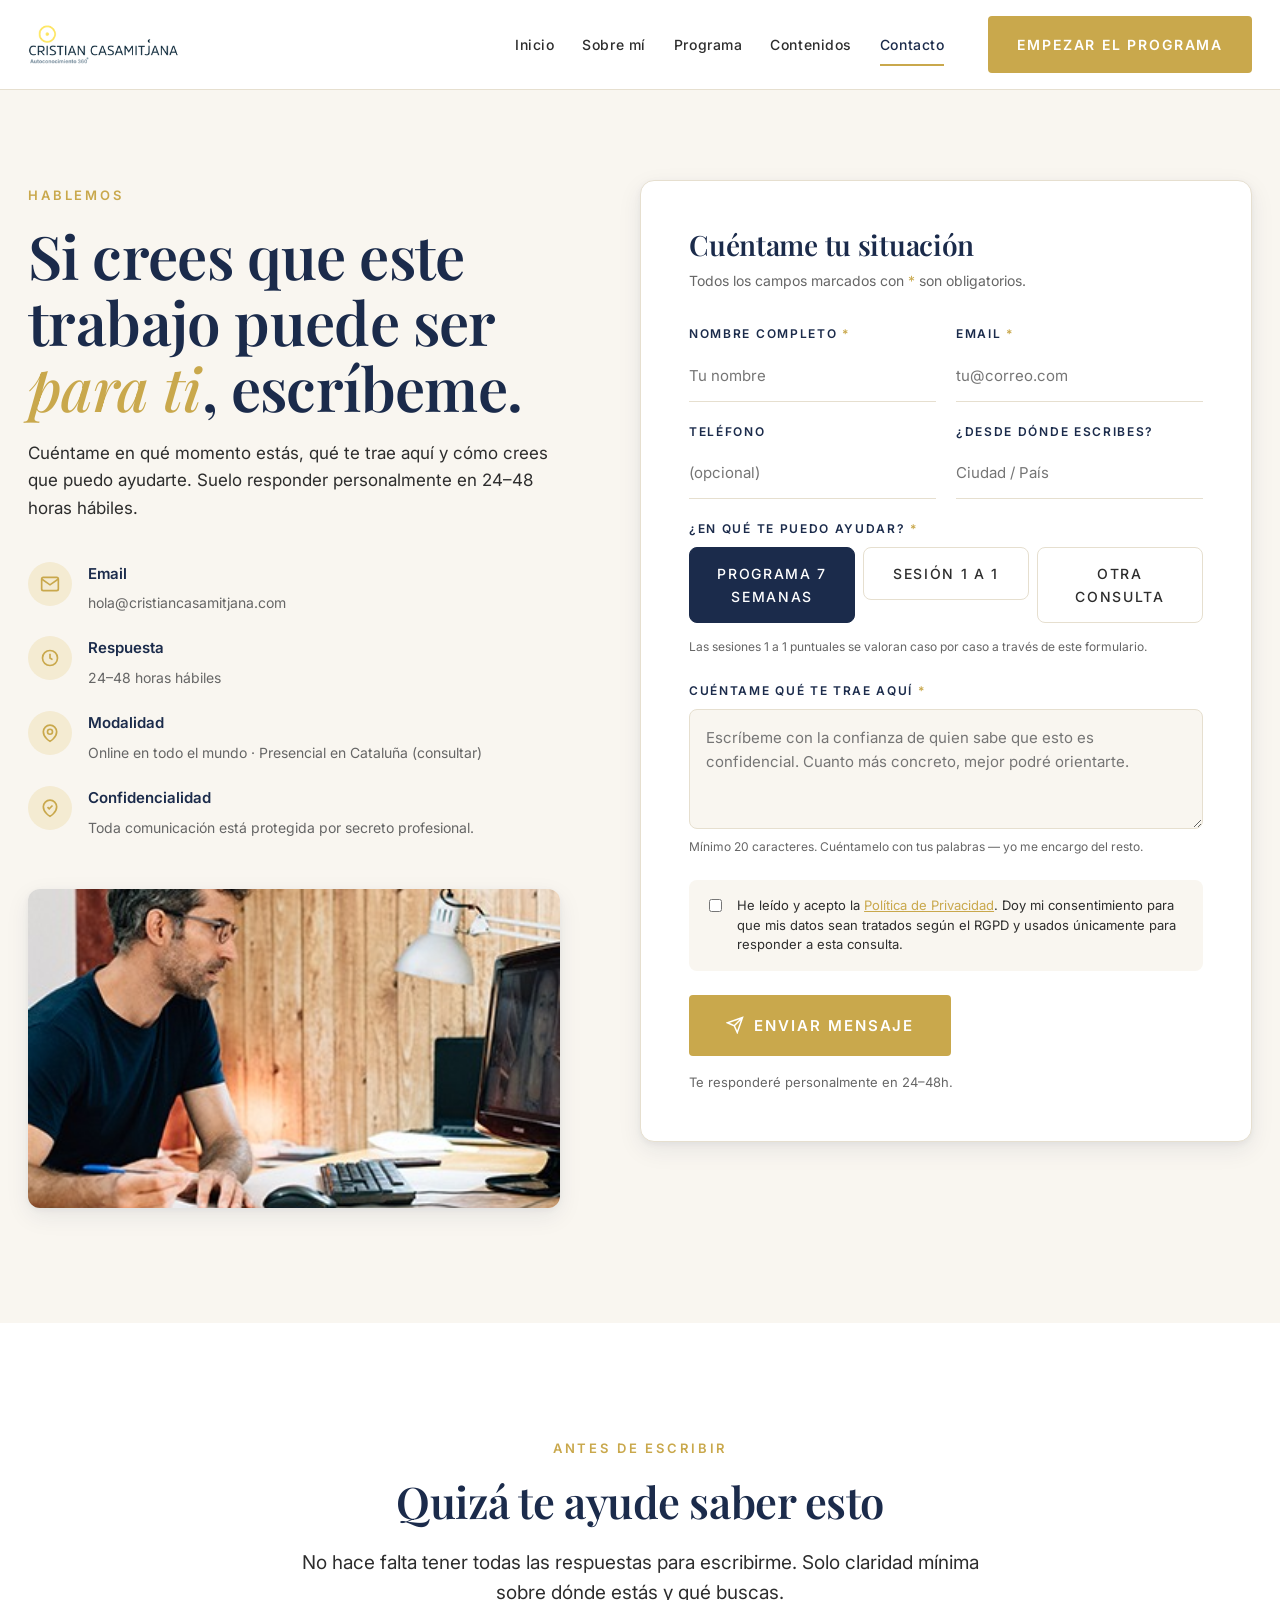
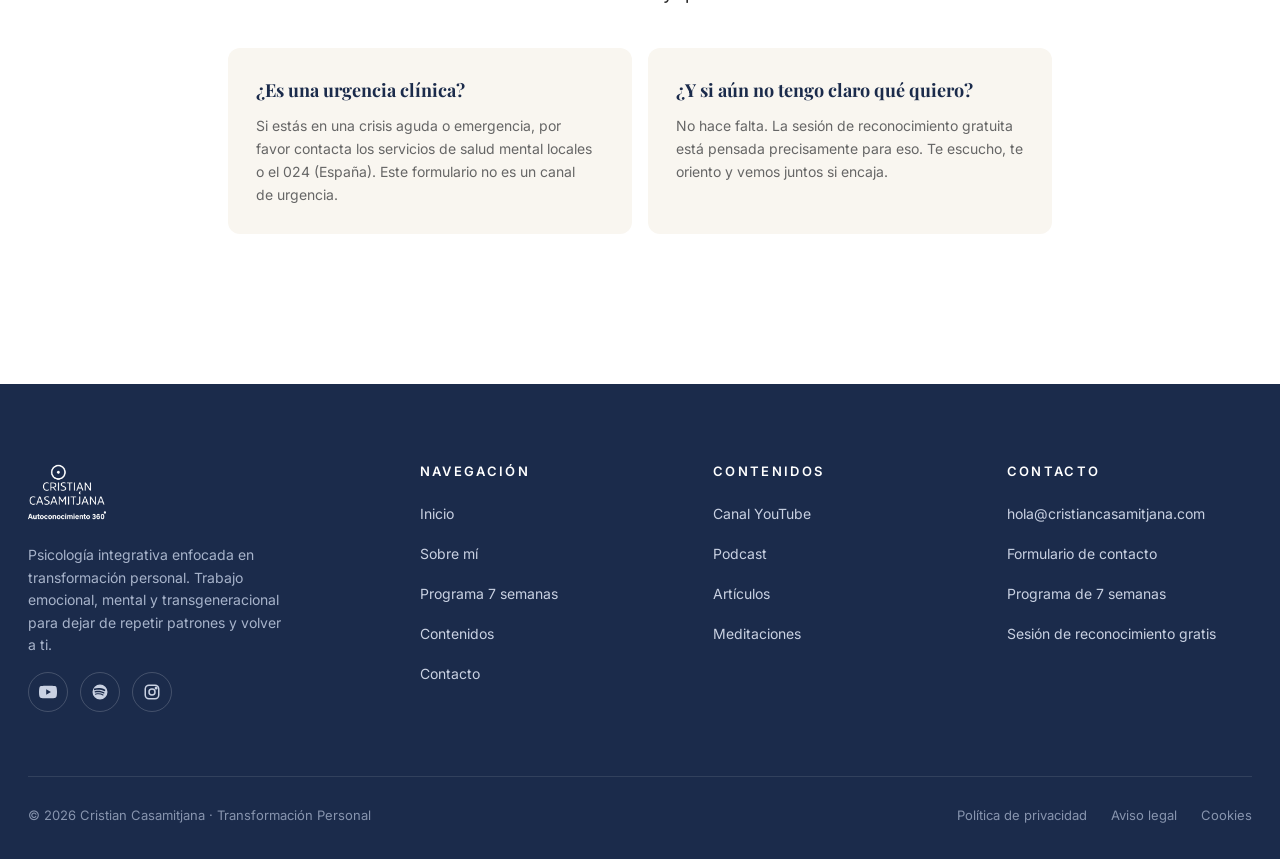
<file: contacto.html>
<!doctype html>
<html lang="es">
<head>
<meta charset="utf-8" />
<meta name="viewport" content="width=device-width, initial-scale=1" />
<title>Contacto · Cristian Casamitjana · Psicología integrativa</title>
<meta name="description" content="Escríbeme. Suelo responder en 24-48h hábiles. Reserva tu sesión de reconocimiento gratuita o pregunta por el programa de 7 semanas." />
<link rel="preconnect" href="https://fonts.googleapis.com">
<link rel="preconnect" href="https://fonts.gstatic.com" crossorigin>
<link href="https://fonts.googleapis.com/css2?family=Playfair+Display:ital,wght@0,400;0,500;0,600;0,700;1,400;1,500&family=Inter:wght@300;400;500;600;700&display=swap" rel="stylesheet">
<link rel="stylesheet" href="styles.css" />
<style>
.contact { background: var(--cream); padding-top: clamp(56px, 7vw, 90px); }
.contact__grid { display: grid; grid-template-columns: 1fr 1.15fr; gap: 80px; align-items: start; }
.contact__intro h1 { font-size: clamp(40px, 5vw, 60px); line-height: 1.1; margin-bottom: 20px; }
.contact__intro h1 em { font-style: italic; color: var(--gold); font-weight: 500; }
.contact__intro p { font-size: 17px; color: var(--ink-soft); line-height: 1.6; }
.contact__info { margin-top: 40px; display: flex; flex-direction: column; gap: 20px; }
.contact__info .item { display: flex; gap: 16px; align-items: flex-start; }
.contact__info .ico { width: 44px; height: 44px; border-radius: 50%; background: var(--gold-tint); color: var(--gold); display: flex; align-items: center; justify-content: center; flex-shrink: 0; }
.contact__info strong { display: block; color: var(--navy); font-size: 15px; font-weight: 600; margin-bottom: 2px; }
.contact__info small { color: var(--gray); font-size: 14px; }

.contact__photo {
  margin-top: 48px; aspect-ratio: 5/3; border-radius: 12px; overflow: hidden;
  box-shadow: var(--shadow);
}
.contact__photo img { width: 100%; height: 100%; object-fit: cover; }

.form-card {
  background: var(--white); border-radius: 14px; padding: clamp(32px, 4vw, 48px);
  border: 1px solid var(--hairline); box-shadow: var(--shadow);
}
.form-card h2 { font-size: 28px; margin-bottom: 8px; }
.form-card .sub { color: var(--gray); font-size: 14px; margin-bottom: 32px; }
.form-row { display: grid; grid-template-columns: 1fr 1fr; gap: 20px; margin-bottom: 20px; }
.field { display: flex; flex-direction: column; gap: 8px; }
.field label { font-size: 12px; letter-spacing: .14em; text-transform: uppercase; color: var(--navy); font-weight: 600; }
.field label .req { color: var(--gold); }
.field input, .field textarea, .field select {
  border: 0; border-bottom: 1.5px solid var(--hairline); padding: 12px 0; font: inherit; font-size: 15px;
  background: transparent; color: var(--ink); outline: 0; transition: border-color .2s;
}
.field input:focus, .field textarea:focus, .field select:focus { border-color: var(--gold); }
.field textarea { resize: vertical; min-height: 120px; border: 1px solid var(--hairline); border-radius: 8px; padding: 16px; background: var(--cream); }
.field textarea:focus { border-color: var(--gold); }
.field .help { font-size: 12px; color: var(--gray); }

.radios { display: grid; grid-template-columns: 1fr 1fr 1fr; gap: 8px; }
.radio { position: relative; cursor: pointer; }
.radio input { position: absolute; opacity: 0; }
.radio span {
  display: block; padding: 14px 16px; text-align: center; border: 1px solid var(--hairline);
  border-radius: 8px; font-size: 14px; font-weight: 500; color: var(--ink-soft); transition: all .2s;
}
.radio input:checked + span { background: var(--navy); color: white; border-color: var(--navy); }
.radio:hover span { border-color: var(--gold); }

.checkbox { display: flex; gap: 12px; align-items: flex-start; padding: 16px; background: var(--cream); border-radius: 8px; margin: 24px 0; cursor: pointer; }
.checkbox input { margin-top: 3px; accent-color: var(--gold); }
.checkbox span { font-size: 13px; color: var(--ink-soft); line-height: 1.5; }
.checkbox a { color: var(--gold); text-decoration: underline; }

.submit-row { display: flex; align-items: center; gap: 16px; flex-wrap: wrap; }
.form-card .submit-row small { color: var(--gray); font-size: 13px; }

@media (max-width: 880px) { .contact__grid { grid-template-columns: 1fr; gap: 40px; } .form-row, .radios { grid-template-columns: 1fr; } }

/* Success modal */
.thanks { display: none; }
.thanks.is-on { display: block; }
.thanks .form-card { text-align: center; }
.thanks .check {
  width: 72px; height: 72px; border-radius: 50%; background: var(--gold-tint); color: var(--gold);
  display: flex; align-items: center; justify-content: center; margin: 0 auto 24px;
}
.thanks h2 { font-family: var(--f-display); font-size: 32px; }
.thanks p { font-size: 17px; color: var(--ink-soft); }
</style>
</head>
<body data-page="contacto">
<div id="nav-mount"></div>

<section class="contact">
  <div class="container container--wide">
    <div class="contact__grid">
      <!-- Left intro -->
      <div class="contact__intro reveal">
        <span class="eyebrow">Hablemos</span>
        <h1>Si crees que este trabajo puede ser <em>para ti</em>, escríbeme.</h1>
        <p>Cuéntame en qué momento estás, qué te trae aquí y cómo crees que puedo ayudarte. Suelo responder personalmente en 24–48 horas hábiles.</p>

        <div class="contact__info">
          <div class="item">
            <div class="ico"><svg width="20" height="20" viewBox="0 0 24 24" fill="none" stroke="currentColor" stroke-width="2"><path d="M4 4h16c1.1 0 2 .9 2 2v12c0 1.1-.9 2-2 2H4c-1.1 0-2-.9-2-2V6c0-1.1.9-2 2-2z"/><polyline points="22,6 12,13 2,6"/></svg></div>
            <div>
              <strong>Email</strong>
              <small>hola@cristiancasamitjana.com</small>
            </div>
          </div>
          <div class="item">
            <div class="ico"><svg width="20" height="20" viewBox="0 0 24 24" fill="none" stroke="currentColor" stroke-width="2"><circle cx="12" cy="12" r="9"/><path d="M12 7v5l3 2"/></svg></div>
            <div>
              <strong>Respuesta</strong>
              <small>24–48 horas hábiles</small>
            </div>
          </div>
          <div class="item">
            <div class="ico"><svg width="20" height="20" viewBox="0 0 24 24" fill="none" stroke="currentColor" stroke-width="2"><path d="M12 22s-8-4.5-8-11.5a8 8 0 0 1 16 0c0 7-8 11.5-8 11.5z"/><circle cx="12" cy="10.5" r="3"/></svg></div>
            <div>
              <strong>Modalidad</strong>
              <small>Online en todo el mundo · Presencial en Cataluña (consultar)</small>
            </div>
          </div>
          <div class="item">
            <div class="ico"><svg width="20" height="20" viewBox="0 0 24 24" fill="none" stroke="currentColor" stroke-width="2"><path d="M12 22s-8-4.5-8-11.5a8 8 0 0 1 16 0c0 7-8 11.5-8 11.5z"/><path d="M9 11l2 2 4-4"/></svg></div>
            <div>
              <strong>Confidencialidad</strong>
              <small>Toda comunicación está protegida por secreto profesional.</small>
            </div>
          </div>
        </div>

        <div class="contact__photo">
          <img src="assets/cris-portrait.jpg" alt="Cristian Casamitjana" />
        </div>
      </div>

      <!-- Form -->
      <div class="reveal">
        <form id="contactForm" class="form-card" onsubmit="event.preventDefault(); document.getElementById('contactForm').style.display='none'; document.getElementById('thanks').classList.add('is-on'); window.scrollTo({ top: document.getElementById('thanks').offsetTop - 80, behavior:'smooth'});">
          <h2>Cuéntame tu situación</h2>
          <p class="sub">Todos los campos marcados con <span class="gold">*</span> son obligatorios.</p>

          <div class="form-row">
            <div class="field">
              <label>Nombre completo <span class="req">*</span></label>
              <input type="text" required placeholder="Tu nombre" />
            </div>
            <div class="field">
              <label>Email <span class="req">*</span></label>
              <input type="email" required placeholder="tu@correo.com" />
            </div>
          </div>

          <div class="form-row">
            <div class="field">
              <label>Teléfono</label>
              <input type="tel" placeholder="(opcional)" />
            </div>
            <div class="field">
              <label>¿Desde dónde escribes?</label>
              <input type="text" placeholder="Ciudad / País" />
            </div>
          </div>

          <div class="field" style="margin-bottom: 24px">
            <label>¿En qué te puedo ayudar? <span class="req">*</span></label>
            <div class="radios">
              <label class="radio"><input type="radio" name="interest" checked /><span>Programa 7 semanas</span></label>
              <label class="radio"><input type="radio" name="interest" /><span>Sesión 1 a 1</span></label>
              <label class="radio"><input type="radio" name="interest" /><span>Otra consulta</span></label>
            </div>
            <span class="help" style="font-size:12px;color:var(--gray);margin-top:6px;display:block">Las sesiones 1 a 1 puntuales se valoran caso por caso a través de este formulario.</span>
          </div>

          <div class="field" style="margin-bottom: 24px">
            <label>Cuéntame qué te trae aquí <span class="req">*</span></label>
            <textarea required minlength="20" placeholder="Escríbeme con la confianza de quien sabe que esto es confidencial. Cuanto más concreto, mejor podré orientarte."></textarea>
            <span class="help">Mínimo 20 caracteres. Cuéntamelo con tus palabras — yo me encargo del resto.</span>
          </div>

          <label class="checkbox">
            <input type="checkbox" required />
            <span>He leído y acepto la <a href="#">Política de Privacidad</a>. Doy mi consentimiento para que mis datos sean tratados según el RGPD y usados únicamente para responder a esta consulta.</span>
          </label>

          <div class="submit-row">
            <button class="btn btn--primary btn--lg" type="submit">
              <svg width="18" height="18" viewBox="0 0 24 24" fill="none" stroke="currentColor" stroke-width="2"><path d="M22 2L11 13M22 2l-7 20-4-9-9-4z"/></svg>
              Enviar mensaje
            </button>
            <small>Te responderé personalmente en 24–48h.</small>
          </div>
        </form>

        <!-- Thanks -->
        <div id="thanks" class="thanks">
          <div class="form-card">
            <div class="check">
              <svg width="36" height="36" viewBox="0 0 24 24" fill="none" stroke="currentColor" stroke-width="2.5"><polyline points="20 6 9 17 4 12"/></svg>
            </div>
            <h2>Tu mensaje ha llegado.</h2>
            <p>Lo leeré con calma y te responderé en las próximas 24–48 horas. Gracias por dar este paso — y por confiarme tu tiempo.</p>
            <p style="margin-top:24px"><a class="btn btn--secondary" href="contenidos.html">Mientras tanto, explora contenidos</a></p>
          </div>
        </div>
      </div>
    </div>
  </div>
</section>

<!-- FAQ small -->
<section style="background: var(--white); padding: clamp(72px,9vw,110px) 0">
  <div class="container container--narrow text-center">
    <span class="eyebrow">Antes de escribir</span>
    <h2>Quizá te ayude saber esto</h2>
    <p class="lead" style="margin: 0 auto 40px; max-width: 680px">No hace falta tener todas las respuestas para escribirme. Solo claridad mínima sobre dónde estás y qué buscas.</p>
    <div style="display:grid; grid-template-columns: 1fr 1fr; gap: 16px; text-align:left; margin: 40px auto">
      <div style="background: var(--cream); padding: 28px; border-radius: 12px">
        <strong style="display:block; color: var(--navy); margin-bottom: 8px; font-family: var(--f-display); font-size: 18px">¿Es una urgencia clínica?</strong>
        <p style="margin:0; font-size: 14px; color: var(--gray)">Si estás en una crisis aguda o emergencia, por favor contacta los servicios de salud mental locales o el 024 (España). Este formulario no es un canal de urgencia.</p>
      </div>
      <div style="background: var(--cream); padding: 28px; border-radius: 12px">
        <strong style="display:block; color: var(--navy); margin-bottom: 8px; font-family: var(--f-display); font-size: 18px">¿Y si aún no tengo claro qué quiero?</strong>
        <p style="margin:0; font-size: 14px; color: var(--gray)">No hace falta. La sesión de reconocimiento gratuita está pensada precisamente para eso. Te escucho, te oriento y vemos juntos si encaja.</p>
      </div>
    </div>
  </div>
</section>

<div id="footer-mount"></div>
<script src="partials.js"></script>
</body>
</html>
</file>
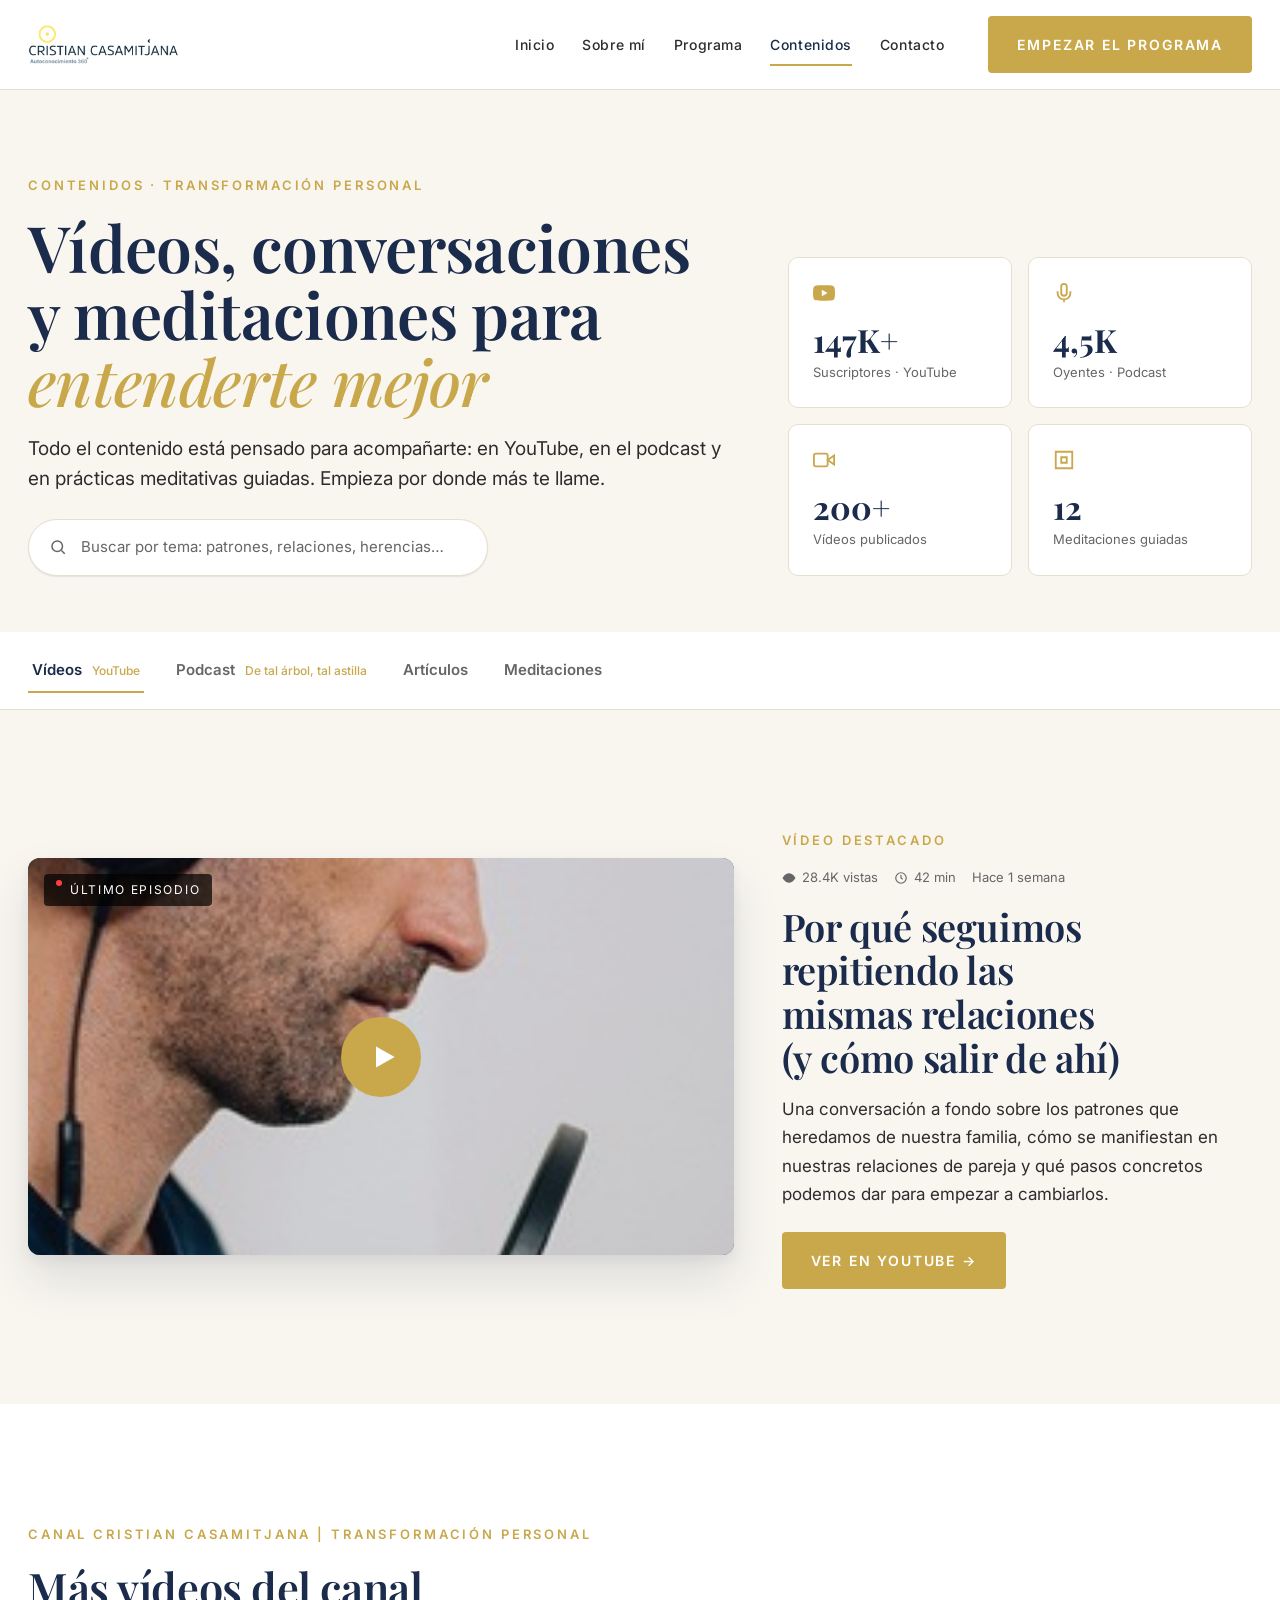
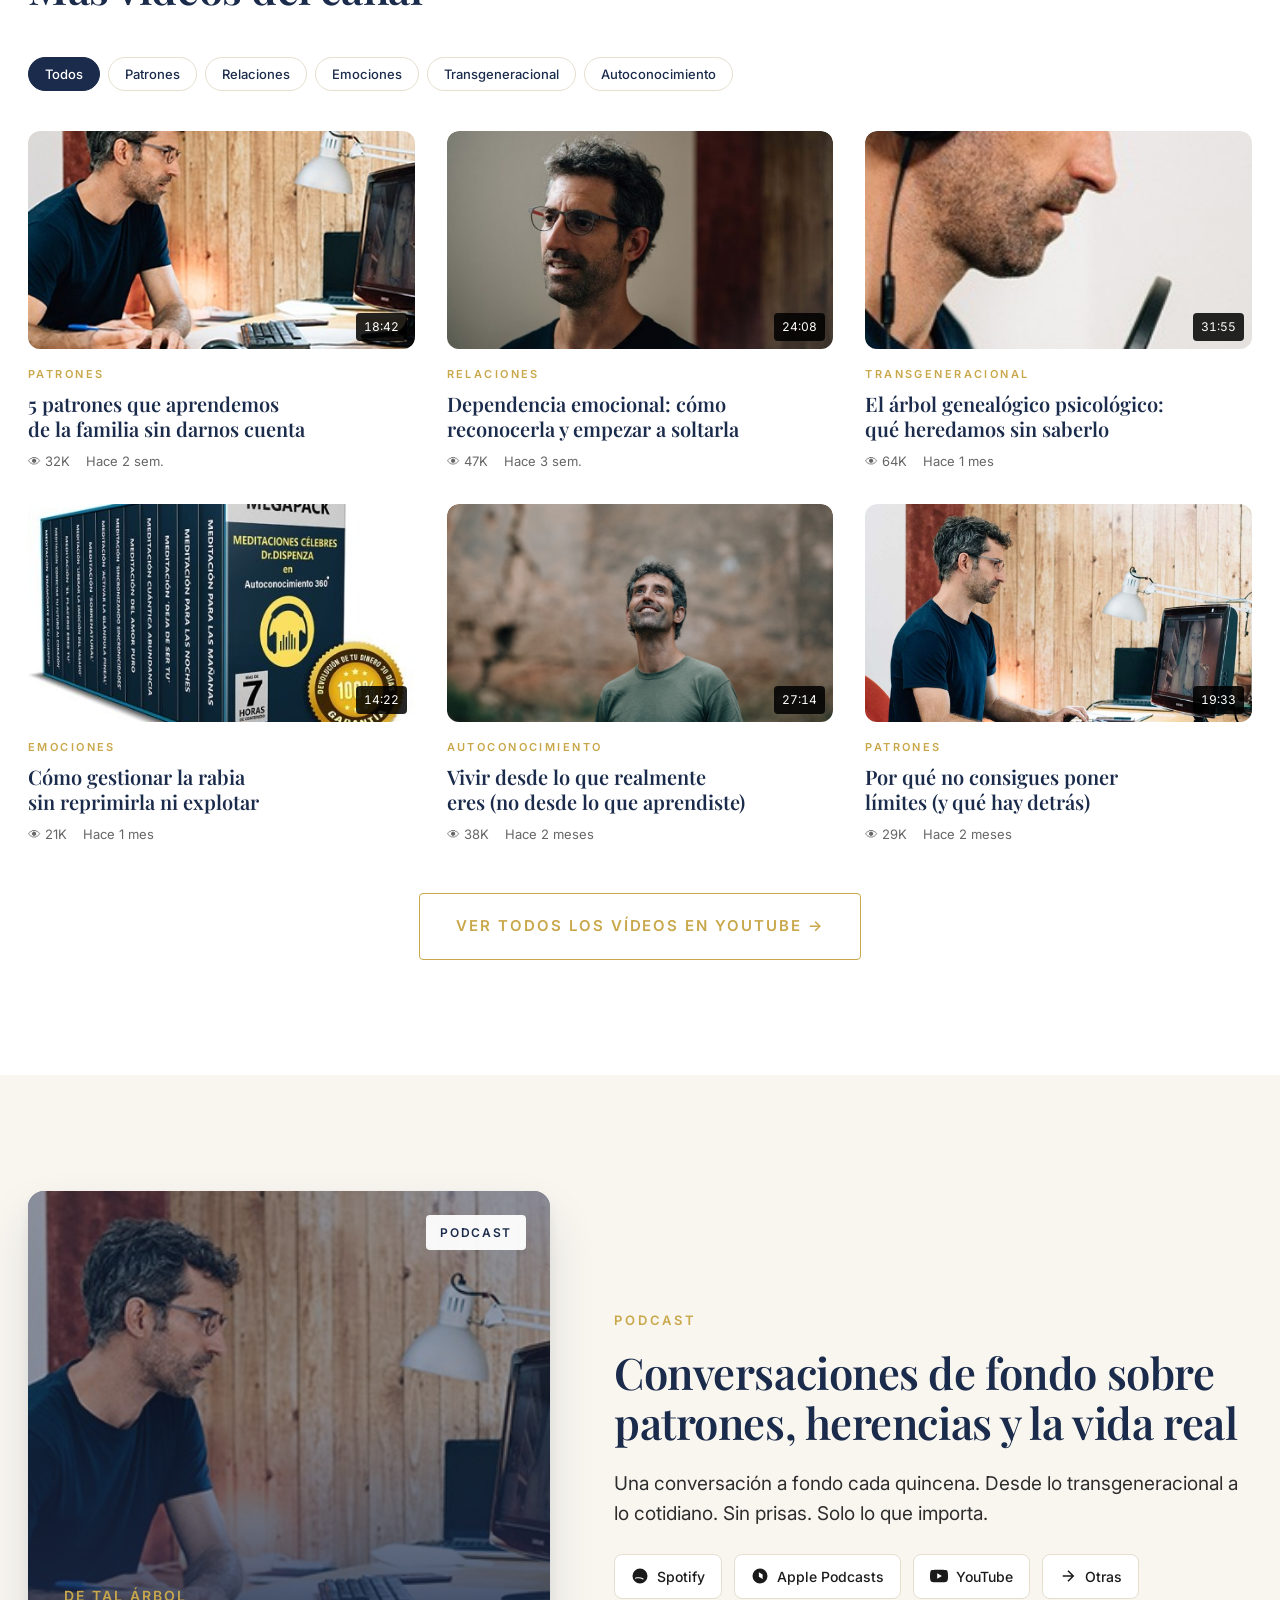
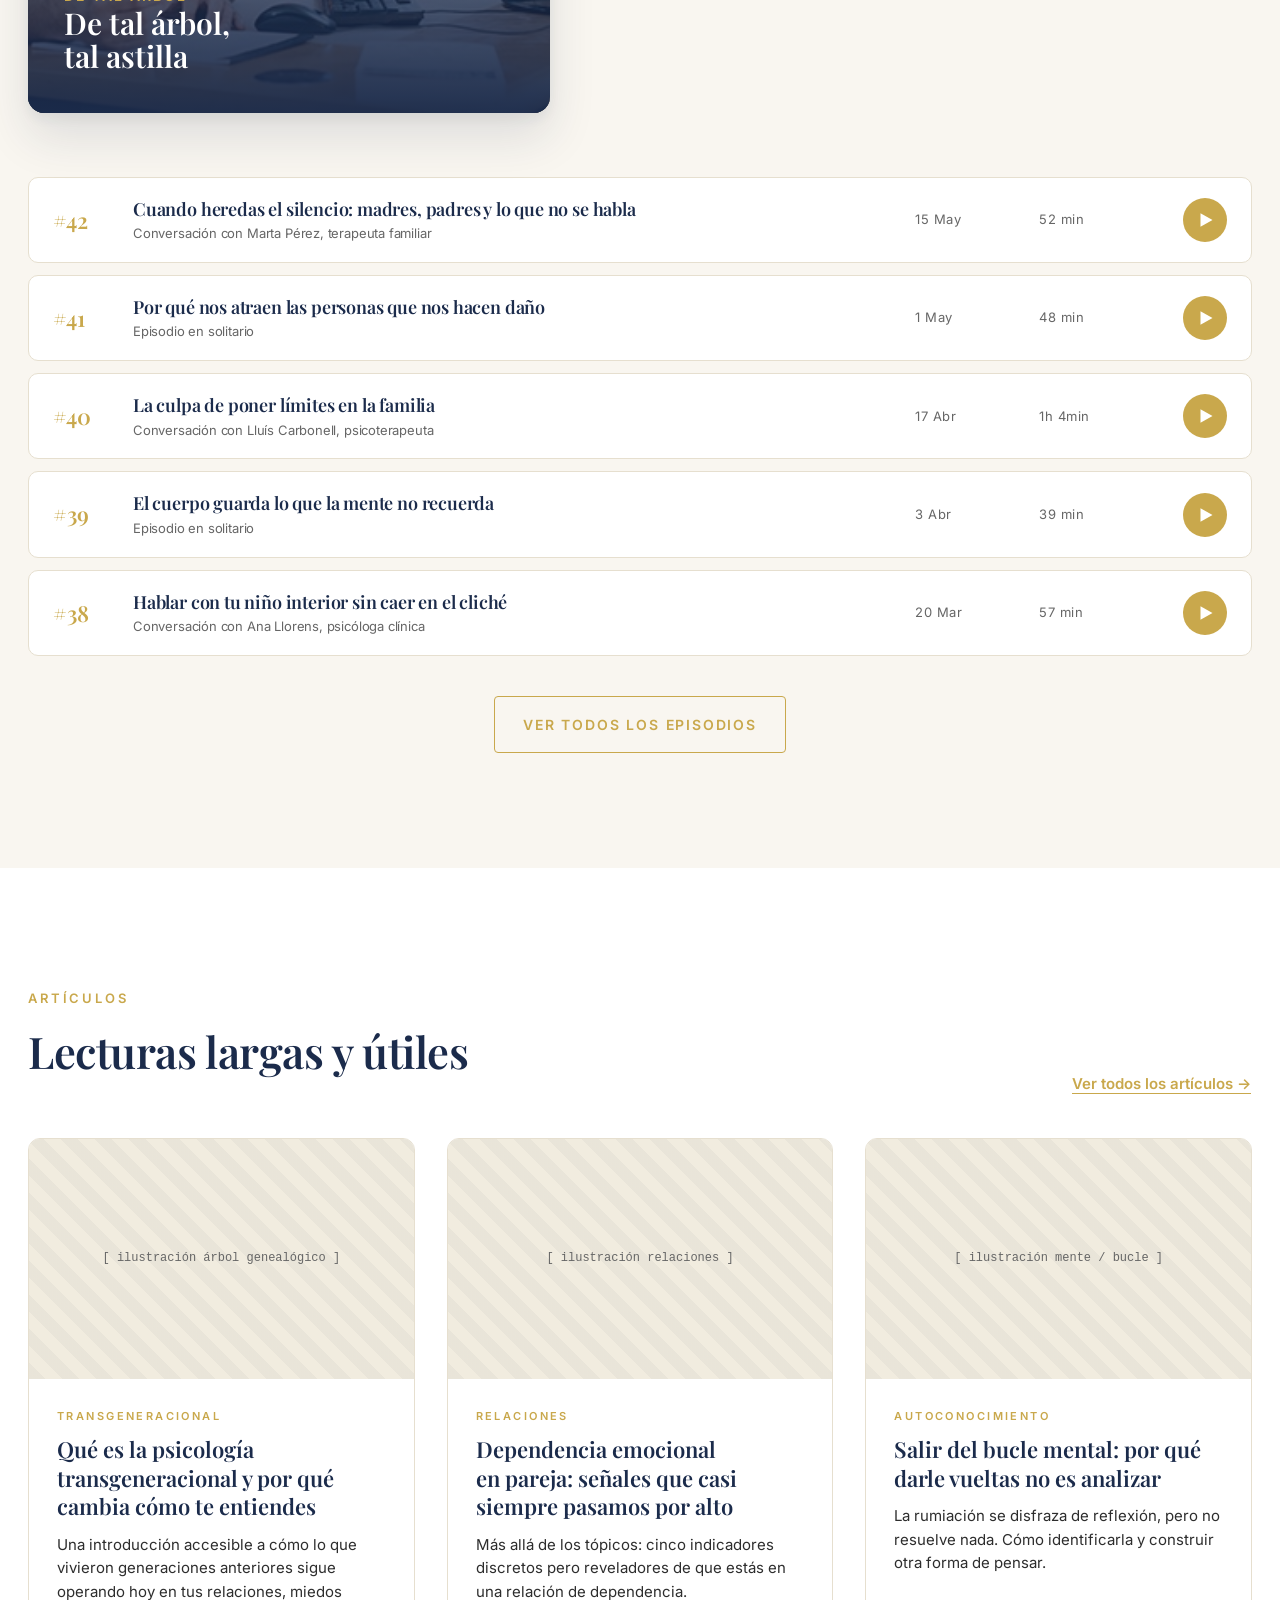
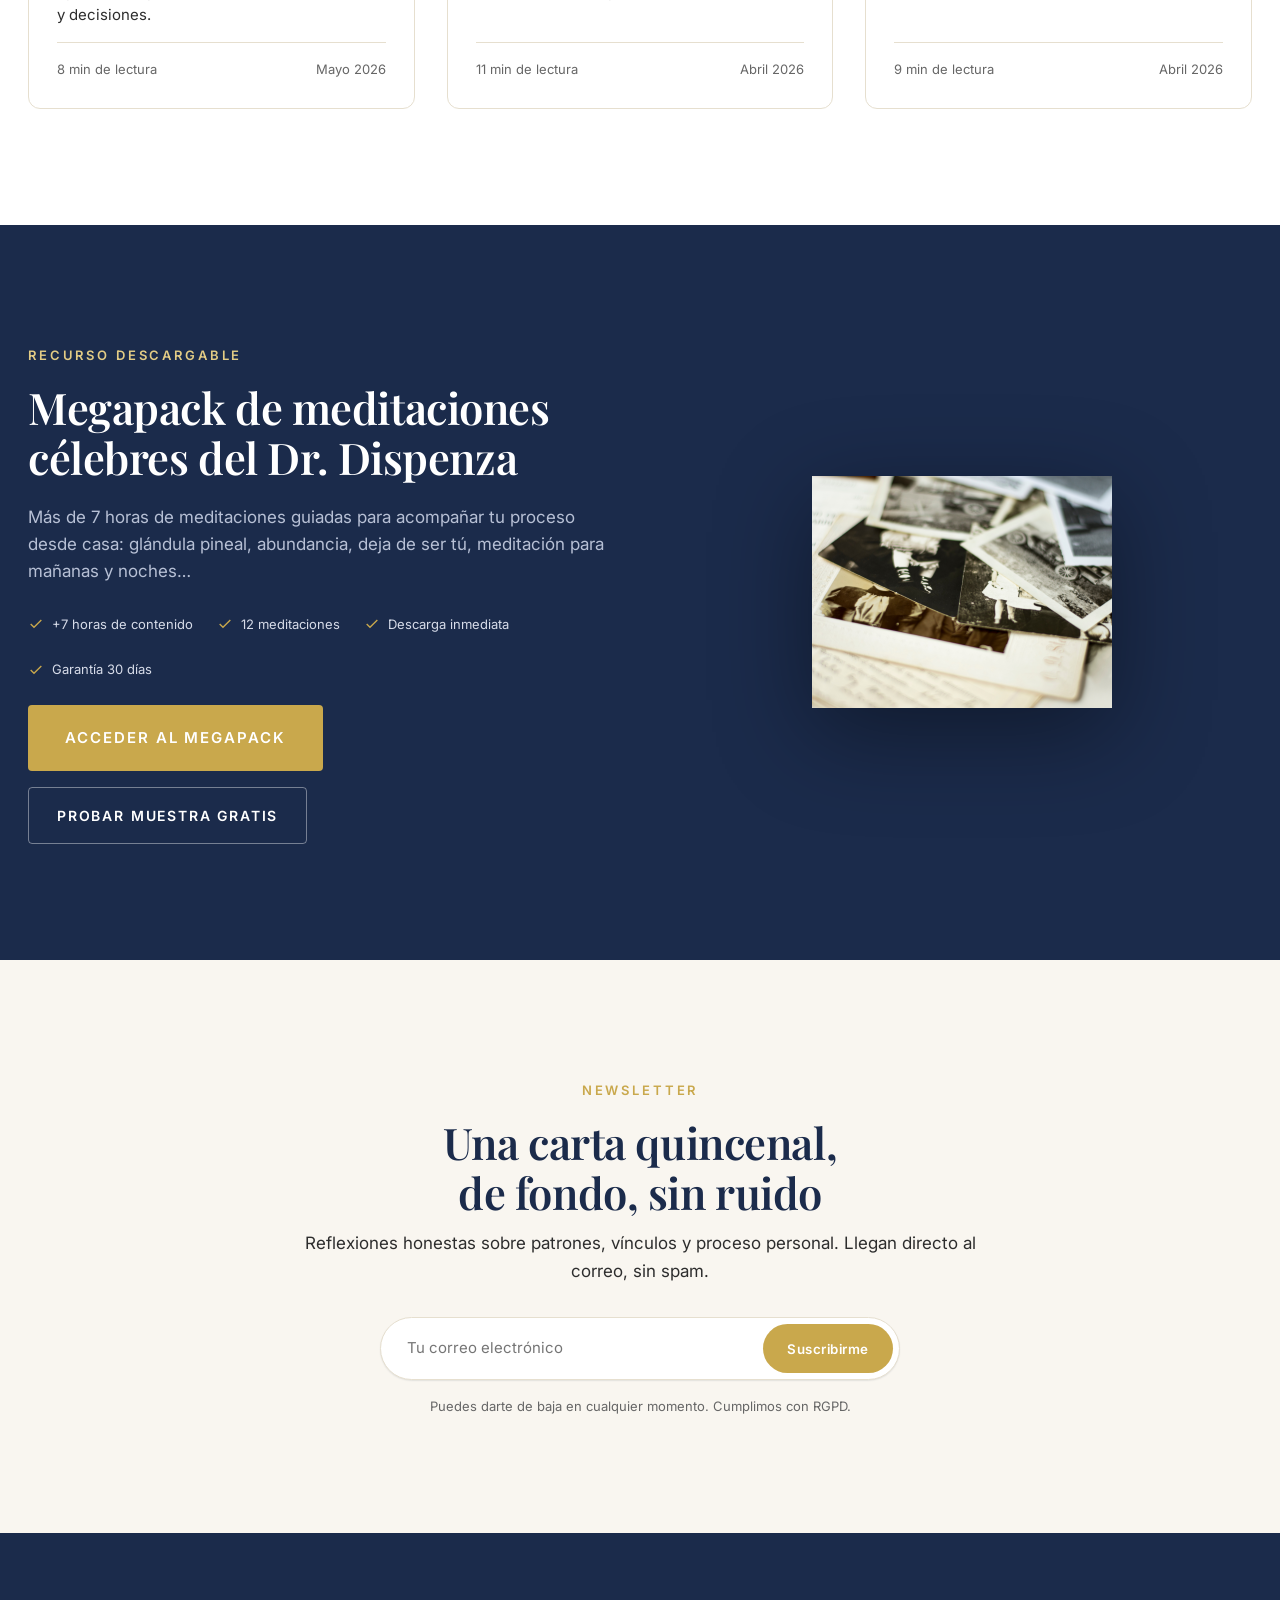
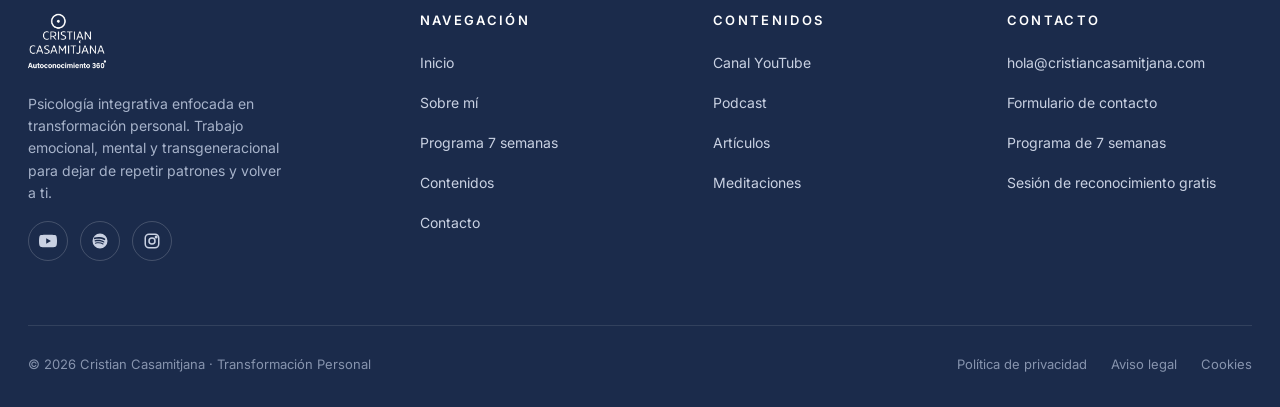
<file: contenidos.html>
<!doctype html>
<html lang="es">
<head>
<meta charset="utf-8" />
<meta name="viewport" content="width=device-width, initial-scale=1" />
<title>Contenidos · YouTube, Podcast y Meditaciones · Cristian Casamitjana</title>
<meta name="description" content="Vídeos del canal Cristian Casamitjana | Transformación Personal, podcast «De tal árbol, tal astilla», meditaciones y recursos gratuitos." />
<link rel="preconnect" href="https://fonts.googleapis.com">
<link rel="preconnect" href="https://fonts.gstatic.com" crossorigin>
<link href="https://fonts.googleapis.com/css2?family=Playfair+Display:ital,wght@0,400;0,500;0,600;0,700;1,400;1,500&family=Inter:wght@300;400;500;600;700&display=swap" rel="stylesheet">
<link rel="stylesheet" href="styles.css" />
<style>
.cont-hero { background: var(--cream); padding-top: clamp(56px, 7vw, 80px); padding-bottom: 56px; }
.cont-hero__grid { display: grid; grid-template-columns: 1.2fr .8fr; gap: 64px; align-items: end; }
.cont-hero h1 { font-size: clamp(40px, 5vw, 64px); line-height: 1.05; margin-bottom: 20px; }
.cont-hero h1 em { font-style: italic; color: var(--gold); font-weight: 500; }
.cont-hero .search {
  display: flex; align-items: center; gap: 12px; padding: 14px 20px; background: var(--white);
  border: 1px solid var(--hairline); border-radius: 999px; margin-top: 24px; max-width: 460px;
  box-shadow: var(--shadow-sm);
}
.cont-hero .search input { border: 0; outline: 0; flex: 1; font: inherit; font-size: 15px; color: var(--ink); background: transparent; }
.cont-hero .search input::placeholder { color: var(--gray); }
.cont-hero .search svg { color: var(--gray); }
.cont-hero__stats { display: grid; grid-template-columns: 1fr 1fr; gap: 16px; }
.cont-hero__stats .item { background: var(--white); padding: 24px; border-radius: 10px; border: 1px solid var(--hairline); }
.cont-hero__stats strong { display: block; font-family: var(--f-display); font-size: 32px; color: var(--navy); line-height: 1; }
.cont-hero__stats small { display: block; margin-top: 6px; color: var(--gray); font-size: 13px; }
.cont-hero__stats .item .ico { color: var(--gold); margin-bottom: 12px; }
@media (max-width: 880px) { .cont-hero__grid { grid-template-columns: 1fr; gap: 32px; } }

/* ----- Tabs ----- */
.cont-tabs { background: var(--white); border-bottom: 1px solid var(--hairline); position: sticky; top: 76px; z-index: 20; }
.cont-tabs__inner { display: flex; gap: 28px; padding: 16px 28px; max-width: var(--container-wide); margin: 0 auto; overflow-x: auto; }
.cont-tabs__inner button {
  white-space: nowrap; padding: 12px 4px; font-weight: 600; font-size: 15px; color: var(--gray);
  border-bottom: 2px solid transparent; transition: all .2s;
}
.cont-tabs__inner button.is-active { color: var(--navy); border-color: var(--gold); }
.cont-tabs__inner span { color: var(--gold); margin-left: 6px; font-size: 12px; font-weight: 500; }

/* ----- Featured video ----- */
.feat-video { background: var(--cream); }
.feat-video__grid { display: grid; grid-template-columns: 1.2fr .8fr; gap: 48px; align-items: center; }
.feat-video__player {
  aspect-ratio: 16/9; border-radius: 12px; overflow: hidden; position: relative;
  background: var(--navy); display: flex; align-items: center; justify-content: center;
  box-shadow: var(--shadow-lg);
}
.feat-video__player img { width: 100%; height: 100%; object-fit: cover; opacity: .85; }
.feat-video__player .play {
  position: absolute; width: 80px; height: 80px; border-radius: 50%; background: var(--gold);
  display: flex; align-items: center; justify-content: center; color: white;
  transition: all .25s; cursor: pointer;
}
.feat-video__player:hover .play { transform: scale(1.08); }
.feat-video__player .play svg { margin-left: 4px; }
.feat-video__tag {
  display: inline-flex; gap: 8px; padding: 6px 12px; background: rgba(0,0,0,.7); color: white;
  border-radius: 4px; font-size: 12px; letter-spacing: .14em; text-transform: uppercase;
  position: absolute; top: 16px; left: 16px;
}
.feat-video__tag .live { width: 6px; height: 6px; border-radius: 50%; background: #FF4040; }
.feat-video__meta { display: flex; gap: 16px; color: var(--gray); font-size: 13px; margin-bottom: 16px; }
.feat-video__meta span { display: inline-flex; align-items: center; gap: 6px; }
.feat-video h2 { font-size: clamp(28px, 3vw, 38px); line-height: 1.15; margin-bottom: 16px; }
.feat-video p { color: var(--ink-soft); margin-bottom: 24px; }
@media (max-width: 880px) { .feat-video__grid { grid-template-columns: 1fr; } }

/* ----- Video grid ----- */
.videos { background: var(--white); }
.videos__head { display: flex; justify-content: space-between; align-items: end; margin-bottom: 40px; flex-wrap: wrap; gap: 24px; }
.videos__filters { display: flex; gap: 8px; flex-wrap: wrap; }
.videos__filters button { padding: 8px 16px; border: 1px solid var(--hairline); border-radius: 999px; font-size: 13px; color: var(--navy); font-weight: 500; transition: all .2s; }
.videos__filters button.is-active, .videos__filters button:hover { background: var(--navy); color: white; border-color: var(--navy); }
.videos__grid { display: grid; grid-template-columns: repeat(3, 1fr); gap: 32px; }
.v-card { display: block; border-radius: 12px; overflow: hidden; transition: all .25s; }
.v-card:hover { transform: translateY(-4px); }
.v-card .thumb { aspect-ratio: 16/9; position: relative; overflow: hidden; border-radius: 12px; background: var(--navy); }
.v-card .thumb img { width: 100%; height: 100%; object-fit: cover; transition: transform .4s; }
.v-card:hover .thumb img { transform: scale(1.05); }
.v-card .duration { position: absolute; bottom: 8px; right: 8px; padding: 4px 8px; background: rgba(0,0,0,.85); color: white; font-size: 12px; border-radius: 4px; font-variant-numeric: tabular-nums; }
.v-card .play-overlay {
  position: absolute; inset: 0; display: flex; align-items: center; justify-content: center;
  background: linear-gradient(180deg, transparent, rgba(27,43,75,.3));
  opacity: 0; transition: opacity .25s;
}
.v-card:hover .play-overlay { opacity: 1; }
.v-card .play-overlay svg { background: var(--gold); color: white; padding: 14px; border-radius: 50%; }
.v-card .meta { padding: 16px 0 0; }
.v-card .cat { font-size: 11px; letter-spacing: .22em; text-transform: uppercase; color: var(--gold); font-weight: 600; margin-bottom: 8px; display: block; }
.v-card h3 { font-family: var(--f-display); font-size: 20px; font-weight: 600; line-height: 1.25; color: var(--navy); margin: 0 0 10px; transition: color .2s; }
.v-card:hover h3 { color: var(--gold); }
.v-card .stats { display: flex; gap: 16px; font-size: 13px; color: var(--gray); }
.v-card .stats span { display: inline-flex; align-items: center; gap: 4px; }
@media (max-width: 880px) { .videos__grid { grid-template-columns: 1fr 1fr; } }
@media (max-width: 520px) { .videos__grid { grid-template-columns: 1fr; } }

/* ----- Podcast ----- */
.pod { background: var(--cream); }
.pod__head { display: grid; grid-template-columns: .9fr 1.1fr; gap: 64px; align-items: center; margin-bottom: 64px; }
.pod__cover {
  aspect-ratio: 1/1; border-radius: 16px; overflow: hidden; position: relative;
  background: linear-gradient(135deg, var(--navy), var(--navy-900));
  box-shadow: var(--shadow-lg);
}
.pod__cover img { width: 100%; height: 100%; object-fit: cover; opacity: .55; }
.pod__cover .text {
  position: absolute; inset: 0; display: flex; flex-direction: column; justify-content: flex-end; padding: 36px;
  background: linear-gradient(0deg, rgba(27,43,75,.95) 0%, transparent 60%);
}
.pod__cover .text h3 { color: white; font-family: var(--f-display); font-size: 30px; font-weight: 600; margin: 0 0 4px; line-height: 1.1; }
.pod__cover .text p { color: var(--gold); margin: 0; font-size: 14px; letter-spacing: .14em; text-transform: uppercase; font-weight: 600; }
.pod__cover .badge {
  position: absolute; top: 24px; right: 24px; padding: 8px 14px; background: rgba(255,255,255,.95);
  font-size: 12px; letter-spacing: .14em; text-transform: uppercase; font-weight: 600; color: var(--navy); border-radius: 4px;
}
.pod__platforms { display: flex; gap: 12px; flex-wrap: wrap; margin: 24px 0 0; }
.pod__plat { display: inline-flex; align-items: center; gap: 8px; padding: 10px 16px; background: var(--white); border: 1px solid var(--hairline); border-radius: 8px; font-size: 14px; font-weight: 500; color: var(--ink); }
.pod__plat:hover { background: var(--navy); color: white; border-color: var(--navy); }

.pod__list { display: flex; flex-direction: column; gap: 12px; }
.ep {
  display: grid; grid-template-columns: 56px 1fr 100px 120px auto; gap: 24px; align-items: center;
  background: var(--white); padding: 20px 24px; border-radius: 10px; border: 1px solid var(--hairline);
  transition: all .2s;
}
.ep:hover { box-shadow: var(--shadow-sm); border-color: var(--gold-soft); }
.ep__num { font-family: var(--f-display); font-size: 22px; color: var(--gold); font-weight: 600; }
.ep__title { font-family: var(--f-display); font-size: 18px; font-weight: 600; color: var(--navy); margin: 0; line-height: 1.3; }
.ep__title small { display: block; font-family: var(--f-body); font-size: 13px; color: var(--gray); font-weight: 400; margin-top: 4px; }
.ep__date, .ep__duration { font-size: 13px; color: var(--gray); letter-spacing: .04em; }
.ep__play {
  width: 44px; height: 44px; border-radius: 50%; background: var(--gold); color: white;
  display: flex; align-items: center; justify-content: center; transition: all .2s;
}
.ep:hover .ep__play { transform: scale(1.08); }
@media (max-width: 880px) { .pod__head { grid-template-columns: 1fr; } .ep { grid-template-columns: 40px 1fr auto; } .ep__date, .ep__duration { display: none; } }

/* ----- Articles ----- */
.articles { background: var(--white); }
.articles__grid { display: grid; grid-template-columns: repeat(3, 1fr); gap: 32px; }
.art-card {
  display: flex; flex-direction: column; border: 1px solid var(--hairline); border-radius: 12px; overflow: hidden;
  background: var(--white); transition: all .25s;
}
.art-card:hover { transform: translateY(-4px); box-shadow: var(--shadow); }
.art-card .img {
  aspect-ratio: 16/10; background:
    repeating-linear-gradient(45deg, rgba(27,43,75,.04) 0 12px, transparent 12px 24px),
    var(--cream-deep);
  display: flex; align-items: center; justify-content: center;
}
.art-card .img .ph { font-family: ui-monospace, monospace; font-size: 12px; color: var(--gray); }
.art-card .body { padding: 28px; flex: 1; display: flex; flex-direction: column; }
.art-card .cat { font-size: 11px; letter-spacing: .22em; text-transform: uppercase; color: var(--gold); font-weight: 600; margin-bottom: 10px; }
.art-card h3 { font-family: var(--f-display); font-size: 22px; line-height: 1.3; margin: 0 0 12px; }
.art-card p { color: var(--ink-soft); font-size: 15px; line-height: 1.55; margin: 0 0 16px; }
.art-card .meta { margin-top: auto; padding-top: 16px; border-top: 1px solid var(--hairline); font-size: 13px; color: var(--gray); display: flex; justify-content: space-between; }
@media (max-width: 880px) { .articles__grid { grid-template-columns: 1fr; } }

/* ----- Meditations CTA ----- */
.medit { background: var(--navy); color: #E5E9F2; }
.medit__grid { display: grid; grid-template-columns: 1fr 1fr; gap: 64px; align-items: center; }
.medit h2 { color: white; }
.medit p { color: #B7C0D5; font-size: 17px; line-height: 1.6; }
.medit__visual { display: flex; align-items: center; justify-content: center; }
.medit__visual img { max-height: 360px; width: auto; filter: drop-shadow(0 24px 48px rgba(0,0,0,.4)); }
.medit__ctas { display: flex; gap: 16px; margin-top: 24px; flex-wrap: wrap; }
.medit__perks { display: flex; gap: 24px; margin-top: 28px; flex-wrap: wrap; }
.medit__perks span { display: inline-flex; align-items: center; gap: 8px; font-size: 13px; color: #D7DCE9; }
.medit__perks svg { color: var(--gold); }
@media (max-width: 880px) { .medit__grid { grid-template-columns: 1fr; } .medit__visual { order: -1; } }

/* ----- Newsletter ----- */
.news { background: var(--cream); text-align: center; }
.news__inner { max-width: 720px; margin: 0 auto; }
.news h2 { margin-bottom: 12px; }
.news p { color: var(--ink-soft); margin-bottom: 32px; }
.news__form { display: flex; gap: 8px; padding: 6px; background: var(--white); border: 1px solid var(--hairline); border-radius: 999px; max-width: 520px; margin: 0 auto; box-shadow: var(--shadow-sm); }
.news__form input { border: 0; outline: 0; flex: 1; padding: 12px 20px; font: inherit; font-size: 15px; background: transparent; }
.news__form button { padding: 12px 24px; border-radius: 999px; background: var(--gold); color: white; font-weight: 600; letter-spacing: .04em; }
.news__form button:hover { background: #B89537; }
.news small { display: block; margin-top: 16px; color: var(--gray); font-size: 13px; }
</style>
</head>
<body data-page="contenidos">
<div id="nav-mount"></div>

<!-- HERO -->
<section class="cont-hero">
  <div class="container container--wide">
    <div class="cont-hero__grid">
      <div class="reveal">
        <span class="eyebrow">Contenidos · Transformación Personal</span>
        <h1>Vídeos, conversaciones y meditaciones para <em>entenderte mejor</em></h1>
        <p class="lead">Todo el contenido está pensado para acompañarte: en YouTube, en el podcast y en prácticas meditativas guiadas. Empieza por donde más te llame.</p>
        <div class="search">
          <svg width="18" height="18" viewBox="0 0 24 24" fill="none" stroke="currentColor" stroke-width="2"><circle cx="11" cy="11" r="7"/><path d="M21 21l-4.35-4.35"/></svg>
          <input type="search" placeholder="Buscar por tema: patrones, relaciones, herencias…" />
        </div>
      </div>
      <div class="cont-hero__stats reveal">
        <div class="item">
          <div class="ico"><svg width="22" height="22" viewBox="0 0 24 24" fill="currentColor"><path d="M23.5 6.2a3 3 0 0 0-2.1-2.1C19.6 3.6 12 3.6 12 3.6s-7.6 0-9.4.5A3 3 0 0 0 .5 6.2 31 31 0 0 0 0 12a31 31 0 0 0 .5 5.8 3 3 0 0 0 2.1 2.1c1.8.5 9.4.5 9.4.5s7.6 0 9.4-.5a3 3 0 0 0 2.1-2.1 31 31 0 0 0 .5-5.8 31 31 0 0 0-.5-5.8zM9.6 15.6V8.4l6.3 3.6-6.3 3.6z"/></svg></div>
          <strong>147K+</strong>
          <small>Suscriptores · YouTube</small>
        </div>
        <div class="item">
          <div class="ico"><svg width="22" height="22" viewBox="0 0 24 24" fill="none" stroke="currentColor" stroke-width="2"><rect x="9" y="2" width="6" height="13" rx="3"/><path d="M5 10v2a7 7 0 0 0 14 0v-2M12 19v3"/></svg></div>
          <strong>4,5K</strong>
          <small>Oyentes · Podcast</small>
        </div>
        <div class="item">
          <div class="ico"><svg width="22" height="22" viewBox="0 0 24 24" fill="none" stroke="currentColor" stroke-width="2"><polygon points="23 7 16 12 23 17 23 7"/><rect x="1" y="5" width="15" height="14" rx="2"/></svg></div>
          <strong>200+</strong>
          <small>Vídeos publicados</small>
        </div>
        <div class="item">
          <div class="ico"><svg width="22" height="22" viewBox="0 0 24 24" fill="none" stroke="currentColor" stroke-width="2"><path d="M3 3h18v18H3z"/><path d="M9 9h6v6H9z"/></svg></div>
          <strong>12</strong>
          <small>Meditaciones guiadas</small>
        </div>
      </div>
    </div>
  </div>
</section>

<!-- TABS -->
<nav class="cont-tabs">
  <div class="cont-tabs__inner">
    <button class="is-active"><a href="#videos" style="color:inherit;text-decoration:none">Vídeos <span>YouTube</span></a></button>
    <button><a href="#podcast" style="color:inherit;text-decoration:none">Podcast <span>De tal árbol, tal astilla</span></a></button>
    <button><a href="#articulos" style="color:inherit;text-decoration:none">Artículos</a></button>
    <button><a href="#recursos" style="color:inherit;text-decoration:none">Meditaciones</a></button>
  </div>
</nav>

<!-- FEATURED VIDEO -->
<section class="feat-video" id="videos">
  <div class="container container--wide">
    <div class="feat-video__grid">
      <div class="feat-video__player reveal">
        <img src="assets/cris-podcast.jpg" alt="Vídeo destacado" />
        <span class="feat-video__tag"><span class="live"></span> Último episodio</span>
        <button class="play" aria-label="Reproducir vídeo"><svg width="28" height="28" viewBox="0 0 24 24" fill="currentColor"><polygon points="6 3 22 12 6 21 6 3"/></svg></button>
      </div>
      <div class="reveal">
        <span class="eyebrow">Vídeo destacado</span>
        <div class="feat-video__meta">
          <span><svg width="14" height="14" viewBox="0 0 24 24" fill="currentColor"><path d="M1 12s4-8 11-8 11 8 11 8-4 8-11 8S1 12 1 12z"/></svg> 28.4K vistas</span>
          <span><svg width="14" height="14" viewBox="0 0 24 24" fill="none" stroke="currentColor" stroke-width="2"><circle cx="12" cy="12" r="9"/><path d="M12 7v5l3 2"/></svg> 42 min</span>
          <span>Hace 1 semana</span>
        </div>
        <h2>Por qué seguimos repitiendo las mismas relaciones (y cómo salir de ahí)</h2>
        <p>Una conversación a fondo sobre los patrones que heredamos de nuestra familia, cómo se manifiestan en nuestras relaciones de pareja y qué pasos concretos podemos dar para empezar a cambiarlos.</p>
        <a class="btn btn--primary" href="#">Ver en YouTube →</a>
      </div>
    </div>
  </div>
</section>

<!-- VIDEO GRID -->
<section class="videos">
  <div class="container container--wide">
    <div class="videos__head">
      <div>
        <span class="eyebrow">Canal Cristian Casamitjana | Transformación Personal</span>
        <h2>Más vídeos del canal</h2>
      </div>
      <div class="videos__filters">
        <button class="is-active">Todos</button>
        <button>Patrones</button>
        <button>Relaciones</button>
        <button>Emociones</button>
        <button>Transgeneracional</button>
        <button>Autoconocimiento</button>
      </div>
    </div>

    <div class="videos__grid">
      <!-- Video 1 -->
      <a class="v-card reveal" href="#">
        <div class="thumb">
          <img src="assets/cris-portrait.jpg" alt="Vídeo" />
          <span class="duration">18:42</span>
          <div class="play-overlay"><svg width="20" height="20" viewBox="0 0 24 24" fill="currentColor"><polygon points="6 3 22 12 6 21 6 3"/></svg></div>
        </div>
        <div class="meta">
          <span class="cat">Patrones</span>
          <h3>5 patrones que aprendemos de la familia sin darnos cuenta</h3>
          <div class="stats"><span>👁 32K</span><span>Hace 2 sem.</span></div>
        </div>
      </a>
      <a class="v-card reveal" href="#">
        <div class="thumb">
          <img src="assets/cris-glasses.jpg" alt="Vídeo" />
          <span class="duration">24:08</span>
          <div class="play-overlay"><svg width="20" height="20" viewBox="0 0 24 24" fill="currentColor"><polygon points="6 3 22 12 6 21 6 3"/></svg></div>
        </div>
        <div class="meta">
          <span class="cat">Relaciones</span>
          <h3>Dependencia emocional: cómo reconocerla y empezar a soltarla</h3>
          <div class="stats"><span>👁 47K</span><span>Hace 3 sem.</span></div>
        </div>
      </a>
      <a class="v-card reveal" href="#">
        <div class="thumb">
          <img src="assets/cris-podcast.jpg" alt="Vídeo" />
          <span class="duration">31:55</span>
          <div class="play-overlay"><svg width="20" height="20" viewBox="0 0 24 24" fill="currentColor"><polygon points="6 3 22 12 6 21 6 3"/></svg></div>
        </div>
        <div class="meta">
          <span class="cat">Transgeneracional</span>
          <h3>El árbol genealógico psicológico: qué heredamos sin saberlo</h3>
          <div class="stats"><span>👁 64K</span><span>Hace 1 mes</span></div>
        </div>
      </a>
      <a class="v-card reveal" href="#">
        <div class="thumb">
          <img src="assets/cris-desk.jpg" alt="Vídeo" />
          <span class="duration">14:22</span>
          <div class="play-overlay"><svg width="20" height="20" viewBox="0 0 24 24" fill="currentColor"><polygon points="6 3 22 12 6 21 6 3"/></svg></div>
        </div>
        <div class="meta">
          <span class="cat">Emociones</span>
          <h3>Cómo gestionar la rabia sin reprimirla ni explotar</h3>
          <div class="stats"><span>👁 21K</span><span>Hace 1 mes</span></div>
        </div>
      </a>
      <a class="v-card reveal" href="#">
        <div class="thumb">
          <img src="assets/cris-nature.jpg" alt="Vídeo" />
          <span class="duration">27:14</span>
          <div class="play-overlay"><svg width="20" height="20" viewBox="0 0 24 24" fill="currentColor"><polygon points="6 3 22 12 6 21 6 3"/></svg></div>
        </div>
        <div class="meta">
          <span class="cat">Autoconocimiento</span>
          <h3>Vivir desde lo que realmente eres (no desde lo que aprendiste)</h3>
          <div class="stats"><span>👁 38K</span><span>Hace 2 meses</span></div>
        </div>
      </a>
      <a class="v-card reveal" href="#">
        <div class="thumb">
          <img src="assets/cris-tree-environment.jpg" alt="Vídeo" />
          <span class="duration">19:33</span>
          <div class="play-overlay"><svg width="20" height="20" viewBox="0 0 24 24" fill="currentColor"><polygon points="6 3 22 12 6 21 6 3"/></svg></div>
        </div>
        <div class="meta">
          <span class="cat">Patrones</span>
          <h3>Por qué no consigues poner límites (y qué hay detrás)</h3>
          <div class="stats"><span>👁 29K</span><span>Hace 2 meses</span></div>
        </div>
      </a>
    </div>

    <div class="text-center" style="margin-top:48px">
      <a class="btn btn--secondary btn--lg" href="#">Ver todos los vídeos en YouTube →</a>
    </div>
  </div>
</section>

<!-- PODCAST -->
<section class="pod" id="podcast">
  <div class="container container--wide">
    <div class="pod__head reveal">
      <div class="pod__cover">
        <img src="assets/cris-portrait.jpg" alt="Podcast" />
        <span class="badge">Podcast</span>
        <div class="text">
          <p>De tal árbol</p>
          <h3>De tal árbol,<br/>tal astilla</h3>
        </div>
      </div>
      <div>
        <span class="eyebrow">Podcast</span>
        <h2>Conversaciones de fondo sobre patrones, herencias y la vida real</h2>
        <p class="lead">Una conversación a fondo cada quincena. Desde lo transgeneracional a lo cotidiano. Sin prisas. Solo lo que importa.</p>
        <div class="pod__platforms">
          <a class="pod__plat" href="#">
            <svg width="18" height="18" viewBox="0 0 24 24" fill="currentColor"><path d="M12 2a10 10 0 1 0 0 20 10 10 0 0 0 0-20zm4.6 14.4c-.2.3-.6.4-.9.2-2.6-1.6-5.8-1.9-9.7-1-.3.1-.7-.1-.8-.5s.1-.7.5-.8c4.2-1 7.8-.6 10.7 1.1.4.2.4.6.2 1z"/></svg>
            Spotify
          </a>
          <a class="pod__plat" href="#">
            <svg width="18" height="18" viewBox="0 0 24 24" fill="currentColor"><path d="M12 2a10 10 0 1 0 0 20 10 10 0 0 0 0-20zm3.5 14l-5-3v-6l5 3v6z"/></svg>
            Apple Podcasts
          </a>
          <a class="pod__plat" href="#">
            <svg width="18" height="18" viewBox="0 0 24 24" fill="currentColor"><path d="M23.5 6.2a3 3 0 0 0-2.1-2.1C19.6 3.6 12 3.6 12 3.6s-7.6 0-9.4.5A3 3 0 0 0 .5 6.2 31 31 0 0 0 0 12a31 31 0 0 0 .5 5.8 3 3 0 0 0 2.1 2.1c1.8.5 9.4.5 9.4.5s7.6 0 9.4-.5a3 3 0 0 0 2.1-2.1 31 31 0 0 0 .5-5.8 31 31 0 0 0-.5-5.8zM9.6 15.6V8.4l6.3 3.6-6.3 3.6z"/></svg>
            YouTube
          </a>
          <a class="pod__plat" href="#">
            <svg width="18" height="18" viewBox="0 0 24 24" fill="none" stroke="currentColor" stroke-width="2"><path d="M5 12h14M12 5l7 7-7 7"/></svg>
            Otras
          </a>
        </div>
      </div>
    </div>

    <div class="pod__list reveal">
      <div class="ep">
        <div class="ep__num">#42</div>
        <div><h4 class="ep__title">Cuando heredas el silencio: madres, padres y lo que no se habla<small>Conversación con Marta Pérez, terapeuta familiar</small></h4></div>
        <span class="ep__date">15 May</span>
        <span class="ep__duration">52 min</span>
        <button class="ep__play" aria-label="Reproducir"><svg width="18" height="18" viewBox="0 0 24 24" fill="currentColor"><polygon points="6 3 22 12 6 21 6 3"/></svg></button>
      </div>
      <div class="ep">
        <div class="ep__num">#41</div>
        <div><h4 class="ep__title">Por qué nos atraen las personas que nos hacen daño<small>Episodio en solitario</small></h4></div>
        <span class="ep__date">1 May</span>
        <span class="ep__duration">48 min</span>
        <button class="ep__play" aria-label="Reproducir"><svg width="18" height="18" viewBox="0 0 24 24" fill="currentColor"><polygon points="6 3 22 12 6 21 6 3"/></svg></button>
      </div>
      <div class="ep">
        <div class="ep__num">#40</div>
        <div><h4 class="ep__title">La culpa de poner límites en la familia<small>Conversación con Lluís Carbonell, psicoterapeuta</small></h4></div>
        <span class="ep__date">17 Abr</span>
        <span class="ep__duration">1h 4min</span>
        <button class="ep__play" aria-label="Reproducir"><svg width="18" height="18" viewBox="0 0 24 24" fill="currentColor"><polygon points="6 3 22 12 6 21 6 3"/></svg></button>
      </div>
      <div class="ep">
        <div class="ep__num">#39</div>
        <div><h4 class="ep__title">El cuerpo guarda lo que la mente no recuerda<small>Episodio en solitario</small></h4></div>
        <span class="ep__date">3 Abr</span>
        <span class="ep__duration">39 min</span>
        <button class="ep__play" aria-label="Reproducir"><svg width="18" height="18" viewBox="0 0 24 24" fill="currentColor"><polygon points="6 3 22 12 6 21 6 3"/></svg></button>
      </div>
      <div class="ep">
        <div class="ep__num">#38</div>
        <div><h4 class="ep__title">Hablar con tu niño interior sin caer en el cliché<small>Conversación con Ana Llorens, psicóloga clínica</small></h4></div>
        <span class="ep__date">20 Mar</span>
        <span class="ep__duration">57 min</span>
        <button class="ep__play" aria-label="Reproducir"><svg width="18" height="18" viewBox="0 0 24 24" fill="currentColor"><polygon points="6 3 22 12 6 21 6 3"/></svg></button>
      </div>
    </div>

    <div class="text-center" style="margin-top:40px">
      <a class="btn btn--secondary" href="#">Ver todos los episodios</a>
    </div>
  </div>
</section>

<!-- ARTICLES -->
<section class="articles" id="articulos">
  <div class="container container--wide">
    <div class="videos__head reveal">
      <div>
        <span class="eyebrow">Artículos</span>
        <h2>Lecturas largas y útiles</h2>
      </div>
      <a class="btn btn--ghost" href="#">Ver todos los artículos →</a>
    </div>
    <div class="articles__grid">
      <article class="art-card reveal">
        <div class="img"><span class="ph">[ ilustración árbol genealógico ]</span></div>
        <div class="body">
          <span class="cat">Transgeneracional</span>
          <h3>Qué es la psicología transgeneracional y por qué cambia cómo te entiendes</h3>
          <p>Una introducción accesible a cómo lo que vivieron generaciones anteriores sigue operando hoy en tus relaciones, miedos y decisiones.</p>
          <div class="meta"><span>8 min de lectura</span><span>Mayo 2026</span></div>
        </div>
      </article>
      <article class="art-card reveal">
        <div class="img"><span class="ph">[ ilustración relaciones ]</span></div>
        <div class="body">
          <span class="cat">Relaciones</span>
          <h3>Dependencia emocional en pareja: señales que casi siempre pasamos por alto</h3>
          <p>Más allá de los tópicos: cinco indicadores discretos pero reveladores de que estás en una relación de dependencia.</p>
          <div class="meta"><span>11 min de lectura</span><span>Abril 2026</span></div>
        </div>
      </article>
      <article class="art-card reveal">
        <div class="img"><span class="ph">[ ilustración mente / bucle ]</span></div>
        <div class="body">
          <span class="cat">Autoconocimiento</span>
          <h3>Salir del bucle mental: por qué darle vueltas no es analizar</h3>
          <p>La rumiación se disfraza de reflexión, pero no resuelve nada. Cómo identificarla y construir otra forma de pensar.</p>
          <div class="meta"><span>9 min de lectura</span><span>Abril 2026</span></div>
        </div>
      </article>
    </div>
  </div>
</section>

<!-- MEDITATIONS / Megapack -->
<section class="medit" id="recursos">
  <div class="container container--wide">
    <div class="medit__grid">
      <div class="reveal">
        <span class="eyebrow" style="color:var(--gold-soft)">Recurso descargable</span>
        <h2>Megapack de meditaciones célebres del Dr. Dispenza</h2>
        <p>Más de 7 horas de meditaciones guiadas para acompañar tu proceso desde casa: glándula pineal, abundancia, deja de ser tú, meditación para mañanas y noches…</p>
        <div class="medit__perks">
          <span><svg width="16" height="16" viewBox="0 0 24 24" fill="none" stroke="currentColor" stroke-width="2"><polyline points="20 6 9 17 4 12"/></svg> +7 horas de contenido</span>
          <span><svg width="16" height="16" viewBox="0 0 24 24" fill="none" stroke="currentColor" stroke-width="2"><polyline points="20 6 9 17 4 12"/></svg> 12 meditaciones</span>
          <span><svg width="16" height="16" viewBox="0 0 24 24" fill="none" stroke="currentColor" stroke-width="2"><polyline points="20 6 9 17 4 12"/></svg> Descarga inmediata</span>
          <span><svg width="16" height="16" viewBox="0 0 24 24" fill="none" stroke="currentColor" stroke-width="2"><polyline points="20 6 9 17 4 12"/></svg> Garantía 30 días</span>
        </div>
        <div class="medit__ctas">
          <a class="btn btn--primary btn--lg" href="#">Acceder al megapack</a>
          <a class="btn btn--white" href="#">Probar muestra gratis</a>
        </div>
      </div>
      <div class="medit__visual reveal">
        <img src="assets/megapack.png" alt="Megapack de meditaciones" />
      </div>
    </div>
  </div>
</section>

<!-- NEWSLETTER -->
<section class="news">
  <div class="container">
    <div class="news__inner reveal">
      <span class="eyebrow">Newsletter</span>
      <h2>Una carta quincenal, de fondo, sin ruido</h2>
      <p>Reflexiones honestas sobre patrones, vínculos y proceso personal. Llegan directo al correo, sin spam.</p>
      <form class="news__form" onsubmit="event.preventDefault(); alert('¡Gracias! Te llegará un correo de confirmación.');">
        <input type="email" required placeholder="Tu correo electrónico" />
        <button type="submit">Suscribirme</button>
      </form>
      <small>Puedes darte de baja en cualquier momento. Cumplimos con RGPD.</small>
    </div>
  </div>
</section>

<div id="footer-mount"></div>
<script src="partials.js"></script>
</body>
</html>
</file>
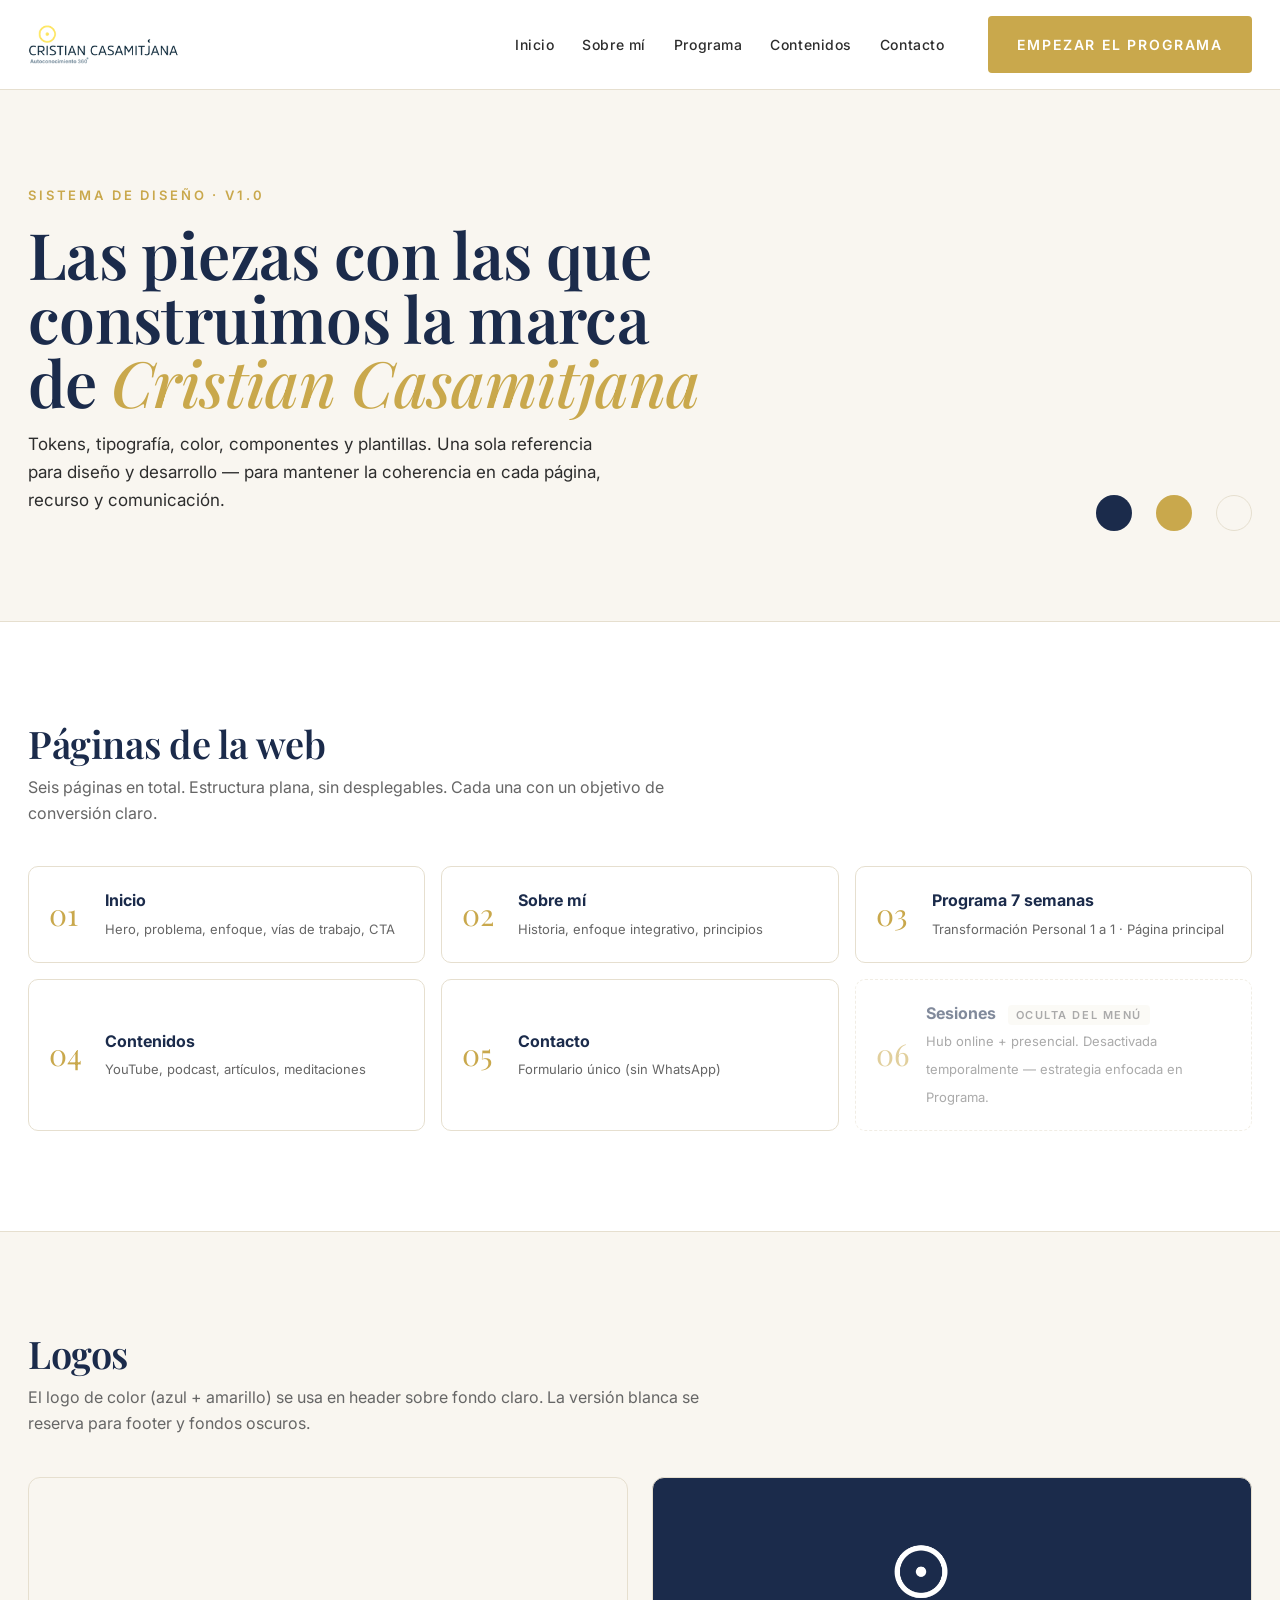
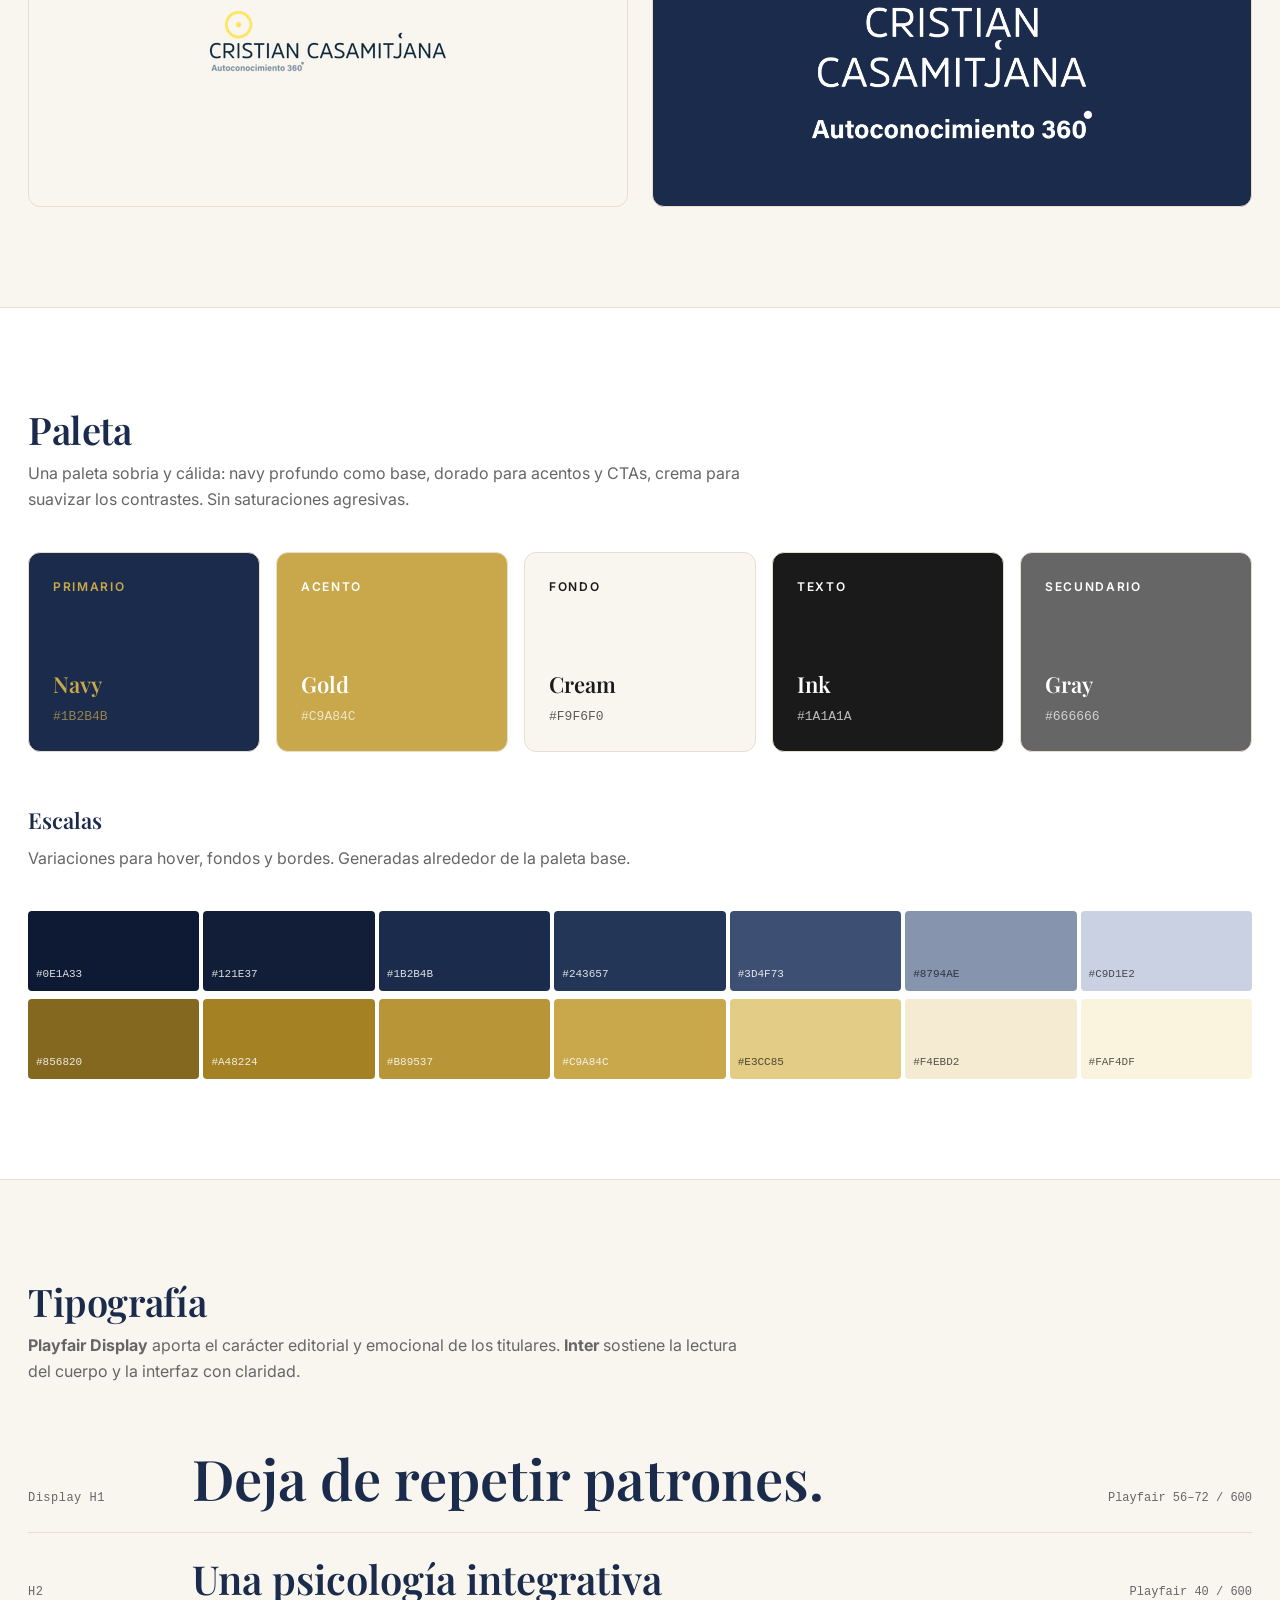
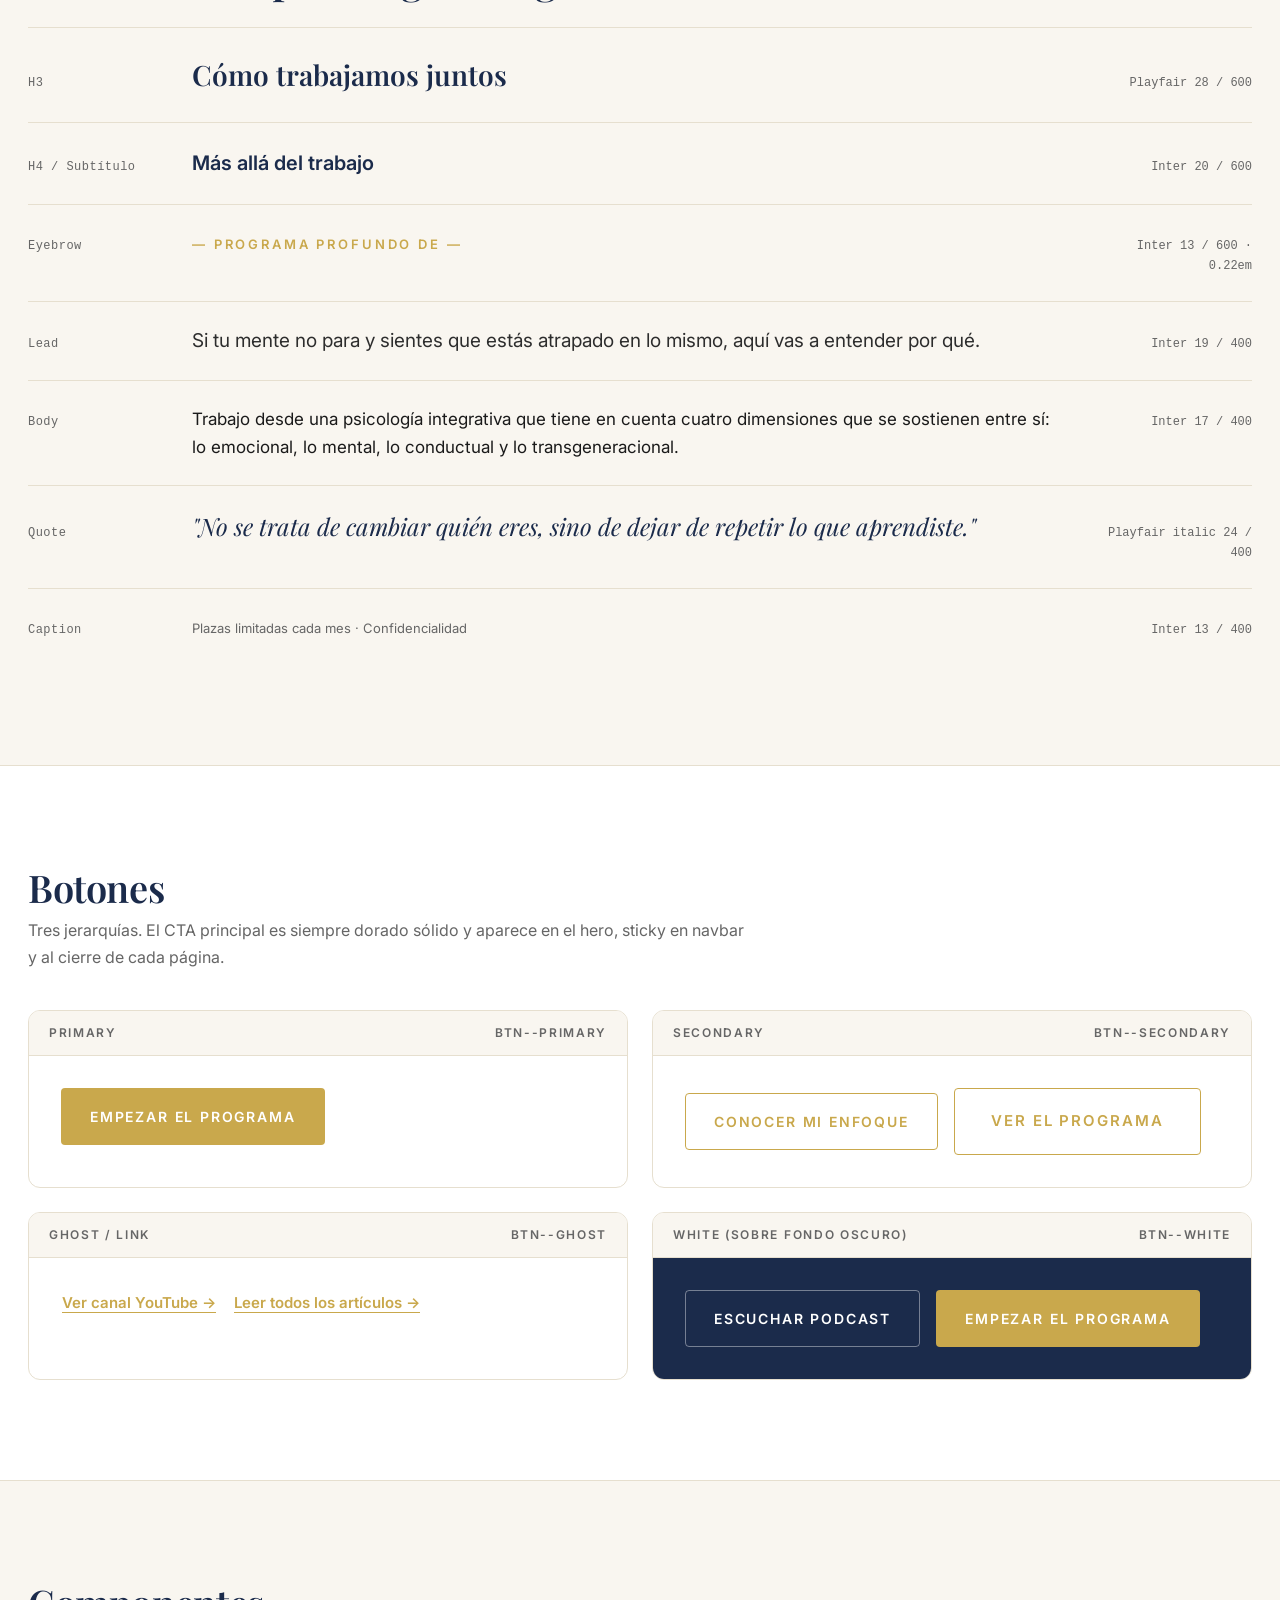
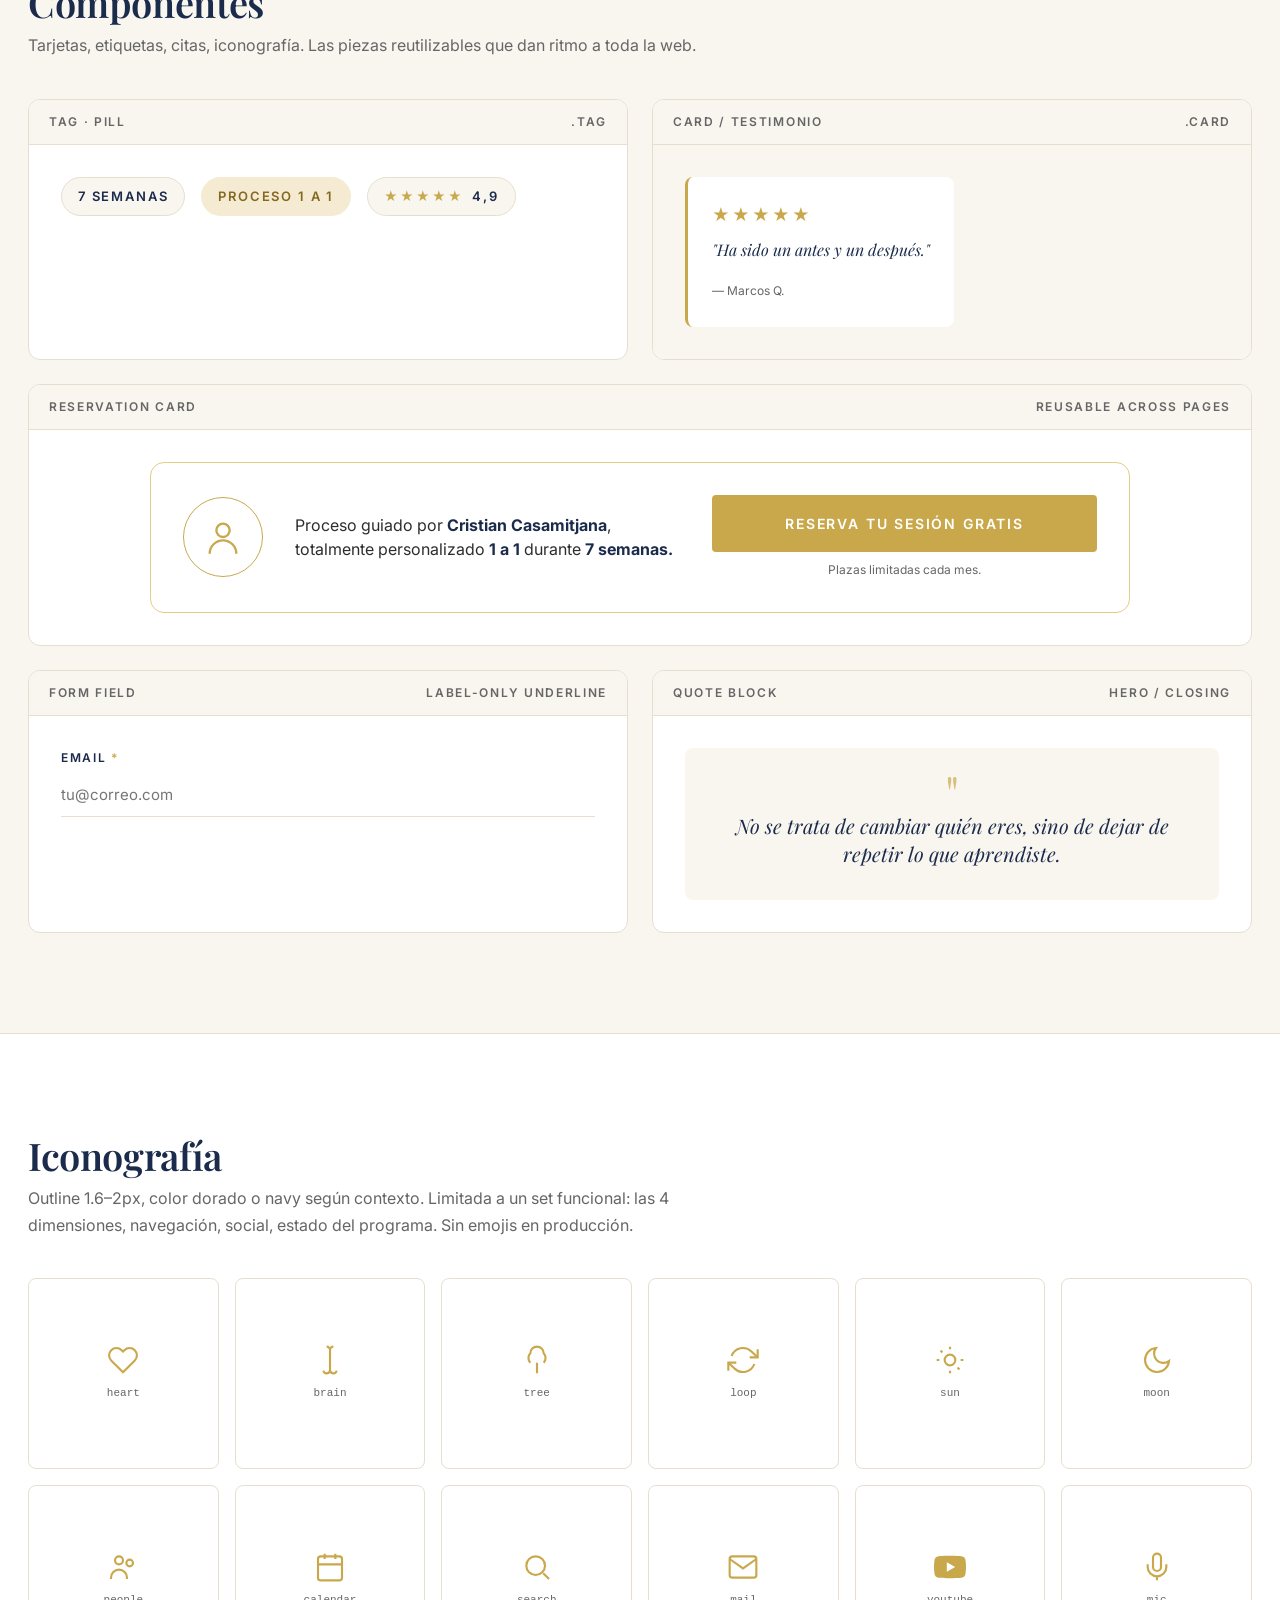
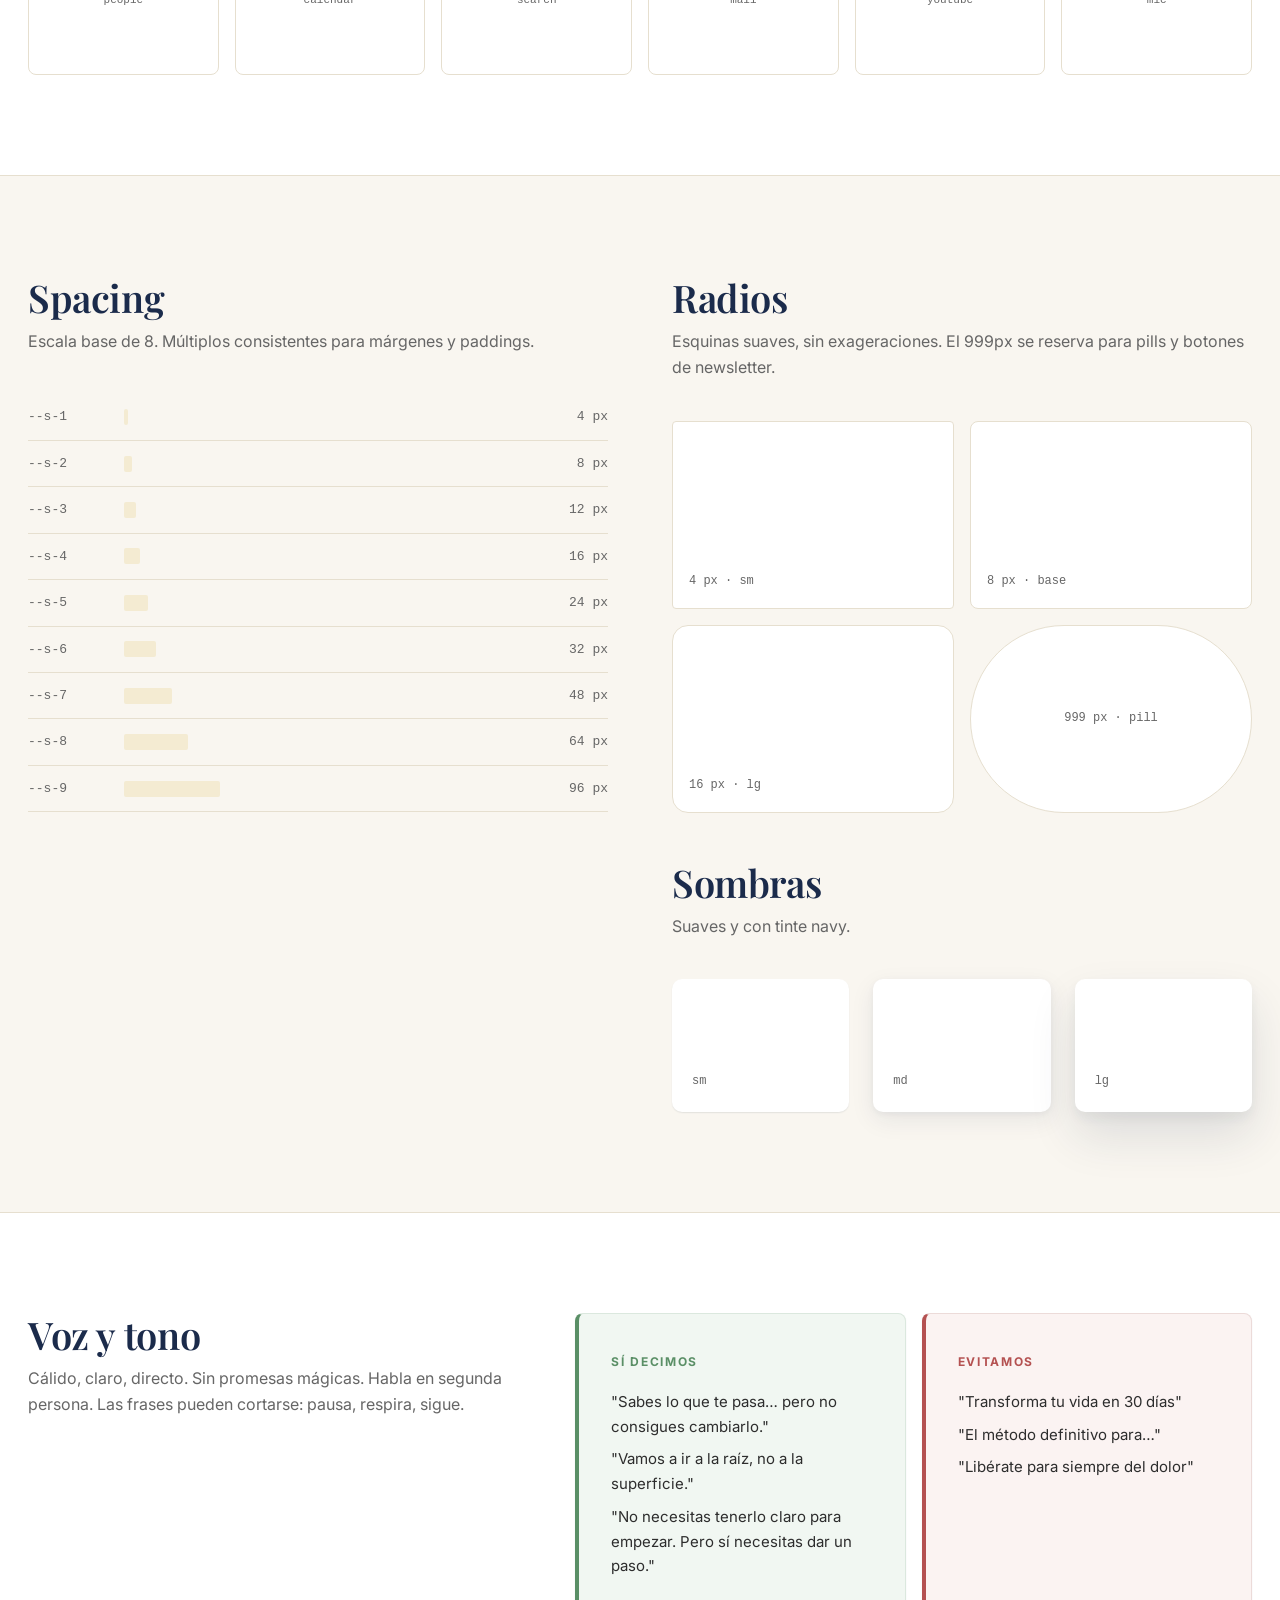
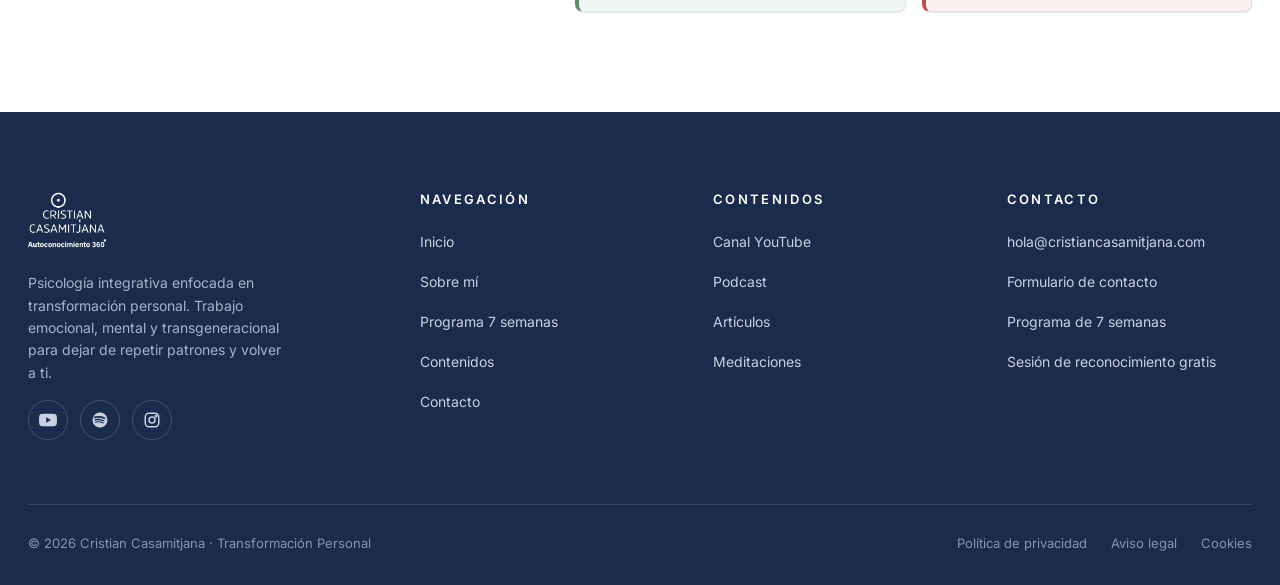
<file: design-system.html>
<!doctype html>
<html lang="es">
<head>
<meta charset="utf-8" />
<meta name="viewport" content="width=device-width, initial-scale=1" />
<title>Sistema de diseño · Cristian Casamitjana</title>
<link rel="preconnect" href="https://fonts.googleapis.com">
<link rel="preconnect" href="https://fonts.gstatic.com" crossorigin>
<link href="https://fonts.googleapis.com/css2?family=Playfair+Display:ital,wght@0,400;0,500;0,600;0,700;1,400;1,500&family=Inter:wght@300;400;500;600;700&display=swap" rel="stylesheet">
<link rel="stylesheet" href="styles.css" />
<style>
.ds-hero { background: var(--cream); padding: clamp(56px, 7vw, 90px) 0; }
.ds-hero__grid { display: grid; grid-template-columns: 1.4fr .6fr; gap: 64px; align-items: end; }
.ds-hero h1 { font-size: clamp(40px, 5vw, 64px); line-height: 1; margin-bottom: 16px; }
.ds-hero h1 em { font-style: italic; color: var(--gold); font-weight: 500; }
.ds-hero p { color: var(--ink-soft); font-size: 17px; max-width: 580px; }
.ds-hero .marks { display: flex; gap: 24px; align-items: center; justify-content: flex-end; }
.ds-hero .marks .swatch { width: 36px; height: 36px; border-radius: 50%; }
.ds-section { padding: clamp(64px,8vw,100px) 0; border-top: 1px solid var(--hairline); }
.ds-section h2 { font-size: clamp(28px,3vw,38px); margin-bottom: 8px; }
.ds-section .descr { color: var(--gray); font-size: 16px; margin-bottom: 40px; max-width: 720px; }

/* Color swatches */
.swatches { display: grid; grid-template-columns: repeat(5, 1fr); gap: 16px; }
.sw {
  border-radius: 12px; padding: 24px; height: 200px; display: flex; flex-direction: column; justify-content: flex-end;
  border: 1px solid var(--hairline); color: var(--ink);
}
.sw .name { font-family: var(--f-display); font-size: 22px; font-weight: 600; }
.sw .hex { font-family: ui-monospace, 'Menlo', monospace; font-size: 13px; opacity: .7; margin-top: 4px; }
.sw .role { font-size: 12px; letter-spacing: .14em; text-transform: uppercase; font-weight: 600; margin-bottom: auto; }
.sw--navy { background: var(--navy); color: var(--gold); }
.sw--gold { background: var(--gold); color: white; }
.sw--cream { background: var(--cream); }
.sw--ink { background: var(--ink); color: white; }
.sw--gray { background: var(--gray); color: white; }
@media (max-width: 980px) { .swatches { grid-template-columns: repeat(2, 1fr); } }

/* Color steps */
.color-steps { display: grid; grid-template-columns: repeat(7, 1fr); gap: 4px; margin-top: 24px; }
.step { height: 80px; border-radius: 4px; display: flex; align-items: flex-end; padding: 8px; font-size: 11px; color: rgba(255,255,255,.85); font-family: ui-monospace, monospace; }
.step.dark { color: rgba(0,0,0,.65); }

/* Typography ladder */
.type-row { display: grid; grid-template-columns: 140px 1fr 160px; gap: 24px; padding: 24px 0; border-bottom: 1px solid var(--hairline); align-items: baseline; }
.type-row:last-child { border-bottom: 0; }
.type-row .label { font-family: ui-monospace, monospace; font-size: 12px; color: var(--gray); letter-spacing: .04em; padding-top: 8px; }
.type-row .meta { font-family: ui-monospace, monospace; font-size: 12px; color: var(--gray); text-align: right; padding-top: 8px; }
.t-h1 { font-family: var(--f-display); font-size: 56px; font-weight: 600; line-height: 1.05; color: var(--navy); }
.t-h2 { font-family: var(--f-display); font-size: 40px; font-weight: 600; line-height: 1.1; color: var(--navy); }
.t-h3 { font-family: var(--f-display); font-size: 28px; font-weight: 600; color: var(--navy); }
.t-h4 { font-family: var(--f-body); font-size: 20px; font-weight: 600; color: var(--navy); }
.t-eyebrow { font-family: var(--f-body); font-size: 13px; font-weight: 600; letter-spacing: .22em; text-transform: uppercase; color: var(--gold); }
.t-lead { font-size: 19px; line-height: 1.6; color: var(--ink-soft); }
.t-body { font-size: 17px; line-height: 1.65; color: var(--ink); }
.t-caption { font-size: 13px; color: var(--gray); }
.t-quote { font-family: var(--f-display); font-style: italic; font-size: 24px; line-height: 1.4; color: var(--navy); }

/* Component grid */
.comp-grid { display: grid; grid-template-columns: 1fr 1fr; gap: 24px; }
.comp {
  background: var(--white); border: 1px solid var(--hairline); border-radius: 12px; overflow: hidden;
}
.comp__label { background: var(--cream); padding: 12px 20px; font-size: 12px; letter-spacing: .14em; text-transform: uppercase; color: var(--gray); font-weight: 600; border-bottom: 1px solid var(--hairline); display: flex; justify-content: space-between; }
.comp__body { padding: 32px; display: flex; gap: 16px; flex-wrap: wrap; align-items: center; }
.comp__body.dark { background: var(--navy); }
.comp--full { grid-column: 1 / -1; }
@media (max-width: 880px) { .comp-grid { grid-template-columns: 1fr; } }

/* Icon grid */
.icons { display: grid; grid-template-columns: repeat(6, 1fr); gap: 16px; }
.icon-card {
  aspect-ratio: 1/1; border: 1px solid var(--hairline); border-radius: 8px;
  display: flex; flex-direction: column; align-items: center; justify-content: center; gap: 8px;
  color: var(--gold); background: var(--white);
}
.icon-card small { font-size: 11px; color: var(--gray); font-family: ui-monospace, monospace; }
@media (max-width: 880px) { .icons { grid-template-columns: repeat(3,1fr); } }

/* Logo block */
.logos { display: grid; grid-template-columns: 1fr 1fr; gap: 24px; }
.logo-card { padding: 64px; border-radius: 12px; border: 1px solid var(--hairline); display: flex; align-items: center; justify-content: center; }
.logo-card.dark { background: var(--navy); }
.logo-card img { max-width: 280px; height: auto; }
@media (max-width: 880px) { .logos { grid-template-columns: 1fr; } }

/* Spacing */
.space-row { display: grid; grid-template-columns: 80px 1fr 80px; gap: 16px; align-items: center; padding: 12px 0; border-bottom: 1px solid var(--hairline); }
.space-row .bar { background: var(--gold-tint); height: 16px; border-radius: 2px; }
.space-row .name { font-family: ui-monospace, monospace; font-size: 13px; color: var(--gray); }
.space-row .val { font-family: ui-monospace, monospace; font-size: 13px; color: var(--gray); text-align: right; }

/* Shadow */
.shadow-row { display: grid; grid-template-columns: repeat(3, 1fr); gap: 24px; }
.shadow-card { aspect-ratio: 4/3; background: var(--white); border-radius: 10px; display: flex; align-items: flex-end; padding: 20px; font-family: ui-monospace, monospace; font-size: 12px; color: var(--gray); }
.shadow-card.sm { box-shadow: var(--shadow-sm); }
.shadow-card.md { box-shadow: var(--shadow); }
.shadow-card.lg { box-shadow: var(--shadow-lg); }

/* Pages nav */
.pages { display: grid; grid-template-columns: repeat(3, 1fr); gap: 16px; }
.page-card {
  display: flex; gap: 16px; align-items: center; padding: 20px; background: var(--white);
  border: 1px solid var(--hairline); border-radius: 10px; transition: all .25s;
}
.page-card:hover { border-color: var(--gold); transform: translateY(-2px); box-shadow: var(--shadow-sm); }
.page-card .num { font-family: var(--f-display); font-size: 30px; color: var(--gold); width: 40px; }
.page-card strong { display: block; color: var(--navy); font-size: 16px; }
.page-card small { color: var(--gray); font-size: 13px; }
@media (max-width: 880px) { .pages { grid-template-columns: 1fr; } }

</style>
</head>
<body data-page="">
<div id="nav-mount"></div>

<!-- ============ HERO ============ -->
<section class="ds-hero">
  <div class="container container--wide">
    <div class="ds-hero__grid">
      <div>
        <span class="eyebrow">Sistema de diseño · v1.0</span>
        <h1>Las piezas con las que construimos la marca de <em>Cristian Casamitjana</em></h1>
        <p>Tokens, tipografía, color, componentes y plantillas. Una sola referencia para diseño y desarrollo — para mantener la coherencia en cada página, recurso y comunicación.</p>
      </div>
      <div class="marks">
        <span class="swatch" style="background: var(--navy)"></span>
        <span class="swatch" style="background: var(--gold)"></span>
        <span class="swatch" style="background: var(--cream); border:1px solid var(--hairline)"></span>
      </div>
    </div>
  </div>
</section>

<!-- ============ PAGES ============ -->
<section class="ds-section">
  <div class="container container--wide">
    <h2>Páginas de la web</h2>
    <p class="descr">Seis páginas en total. Estructura plana, sin desplegables. Cada una con un objetivo de conversión claro.</p>
    <div class="pages">
      <a class="page-card" href="index.html"><span class="num">01</span><div><strong>Inicio</strong><small>Hero, problema, enfoque, vías de trabajo, CTA</small></div></a>
      <a class="page-card" href="sobre-mi.html"><span class="num">02</span><div><strong>Sobre mí</strong><small>Historia, enfoque integrativo, principios</small></div></a>
      <a class="page-card" href="programa.html"><span class="num">03</span><div><strong>Programa 7 semanas</strong><small>Transformación Personal 1 a 1 · Página principal</small></div></a>
      <a class="page-card" href="contenidos.html"><span class="num">04</span><div><strong>Contenidos</strong><small>YouTube, podcast, artículos, meditaciones</small></div></a>
      <a class="page-card" href="contacto.html"><span class="num">05</span><div><strong>Contacto</strong><small>Formulario único (sin WhatsApp)</small></div></a>
      <a class="page-card" href="sesiones.html" style="opacity:.55;border-style:dashed"><span class="num">06</span><div><strong>Sesiones <span style="font-family:var(--f-body);font-size:11px;letter-spacing:.14em;text-transform:uppercase;color:var(--gray);font-weight:600;background:var(--cream);padding:3px 8px;border-radius:4px;margin-left:8px">Oculta del menú</span></strong><small>Hub online + presencial. Desactivada temporalmente — estrategia enfocada en Programa.</small></div></a>
    </div>
  </div>
</section>

<!-- ============ LOGOS ============ -->
<section class="ds-section section--cream">
  <div class="container container--wide">
    <h2>Logos</h2>
    <p class="descr">El logo de color (azul + amarillo) se usa en header sobre fondo claro. La versión blanca se reserva para footer y fondos oscuros.</p>
    <div class="logos">
      <div class="logo-card">
        <img src="assets/logo-color.png" alt="Logo color para fondos claros" />
      </div>
      <div class="logo-card dark">
        <img src="assets/logo-white.png" alt="Logo blanco para fondos oscuros" />
      </div>
    </div>
  </div>
</section>

<!-- ============ COLOR ============ -->
<section class="ds-section">
  <div class="container container--wide">
    <h2>Paleta</h2>
    <p class="descr">Una paleta sobria y cálida: navy profundo como base, dorado para acentos y CTAs, crema para suavizar los contrastes. Sin saturaciones agresivas.</p>

    <div class="swatches">
      <div class="sw sw--navy">
        <span class="role">Primario</span>
        <span class="name">Navy</span>
        <span class="hex">#1B2B4B</span>
      </div>
      <div class="sw sw--gold">
        <span class="role">Acento</span>
        <span class="name">Gold</span>
        <span class="hex">#C9A84C</span>
      </div>
      <div class="sw sw--cream">
        <span class="role">Fondo</span>
        <span class="name">Cream</span>
        <span class="hex">#F9F6F0</span>
      </div>
      <div class="sw sw--ink">
        <span class="role">Texto</span>
        <span class="name">Ink</span>
        <span class="hex">#1A1A1A</span>
      </div>
      <div class="sw sw--gray">
        <span class="role">Secundario</span>
        <span class="name">Gray</span>
        <span class="hex">#666666</span>
      </div>
    </div>

    <h3 style="margin-top: 56px; font-family: var(--f-display); font-size: 22px">Escalas</h3>
    <p class="descr">Variaciones para hover, fondos y bordes. Generadas alrededor de la paleta base.</p>
    <div class="color-steps">
      <div class="step" style="background:#0E1A33">#0E1A33</div>
      <div class="step" style="background:#121E37">#121E37</div>
      <div class="step" style="background:#1B2B4B">#1B2B4B</div>
      <div class="step" style="background:#243657">#243657</div>
      <div class="step" style="background:#3D4F73">#3D4F73</div>
      <div class="step dark" style="background:#8794AE">#8794AE</div>
      <div class="step dark" style="background:#C9D1E2">#C9D1E2</div>
    </div>
    <div class="color-steps" style="margin-top: 8px">
      <div class="step" style="background:#856820">#856820</div>
      <div class="step" style="background:#A48224">#A48224</div>
      <div class="step" style="background:#B89537">#B89537</div>
      <div class="step" style="background:#C9A84C">#C9A84C</div>
      <div class="step dark" style="background:#E3CC85">#E3CC85</div>
      <div class="step dark" style="background:#F4EBD2">#F4EBD2</div>
      <div class="step dark" style="background:#FAF4DF">#FAF4DF</div>
    </div>
  </div>
</section>

<!-- ============ TYPOGRAPHY ============ -->
<section class="ds-section section--cream">
  <div class="container container--wide">
    <h2>Tipografía</h2>
    <p class="descr"><strong>Playfair Display</strong> aporta el carácter editorial y emocional de los titulares. <strong>Inter</strong> sostiene la lectura del cuerpo y la interfaz con claridad.</p>

    <div class="type-row">
      <div class="label">Display H1</div>
      <div class="t-h1">Deja de repetir patrones.</div>
      <div class="meta">Playfair 56–72 / 600</div>
    </div>
    <div class="type-row">
      <div class="label">H2</div>
      <div class="t-h2">Una psicología integrativa</div>
      <div class="meta">Playfair 40 / 600</div>
    </div>
    <div class="type-row">
      <div class="label">H3</div>
      <div class="t-h3">Cómo trabajamos juntos</div>
      <div class="meta">Playfair 28 / 600</div>
    </div>
    <div class="type-row">
      <div class="label">H4 / Subtítulo</div>
      <div class="t-h4">Más allá del trabajo</div>
      <div class="meta">Inter 20 / 600</div>
    </div>
    <div class="type-row">
      <div class="label">Eyebrow</div>
      <div class="t-eyebrow">— Programa profundo de —</div>
      <div class="meta">Inter 13 / 600 · 0.22em</div>
    </div>
    <div class="type-row">
      <div class="label">Lead</div>
      <div class="t-lead">Si tu mente no para y sientes que estás atrapado en lo mismo, aquí vas a entender por qué.</div>
      <div class="meta">Inter 19 / 400</div>
    </div>
    <div class="type-row">
      <div class="label">Body</div>
      <div class="t-body">Trabajo desde una psicología integrativa que tiene en cuenta cuatro dimensiones que se sostienen entre sí: lo emocional, lo mental, lo conductual y lo transgeneracional.</div>
      <div class="meta">Inter 17 / 400</div>
    </div>
    <div class="type-row">
      <div class="label">Quote</div>
      <div class="t-quote">"No se trata de cambiar quién eres, sino de dejar de repetir lo que aprendiste."</div>
      <div class="meta">Playfair italic 24 / 400</div>
    </div>
    <div class="type-row">
      <div class="label">Caption</div>
      <div class="t-caption">Plazas limitadas cada mes · Confidencialidad</div>
      <div class="meta">Inter 13 / 400</div>
    </div>
  </div>
</section>

<!-- ============ BUTTONS ============ -->
<section class="ds-section">
  <div class="container container--wide">
    <h2>Botones</h2>
    <p class="descr">Tres jerarquías. El CTA principal es siempre dorado sólido y aparece en el hero, sticky en navbar y al cierre de cada página.</p>

    <div class="comp-grid">
      <div class="comp">
        <div class="comp__label"><span>Primary</span><span>btn--primary</span></div>
        <div class="comp__body">
          <a class="btn btn--primary">Empezar el programa</a>
        </div>
      </div>
      <div class="comp">
        <div class="comp__label"><span>Secondary</span><span>btn--secondary</span></div>
        <div class="comp__body">
          <a class="btn btn--secondary">Conocer mi enfoque</a>
          <a class="btn btn--secondary btn--lg">Ver el programa</a>
        </div>
      </div>
      <div class="comp">
        <div class="comp__label"><span>Ghost / link</span><span>btn--ghost</span></div>
        <div class="comp__body">
          <a class="btn btn--ghost">Ver canal YouTube →</a>
          <a class="btn btn--ghost">Leer todos los artículos →</a>
        </div>
      </div>
      <div class="comp">
        <div class="comp__label"><span>White (sobre fondo oscuro)</span><span>btn--white</span></div>
        <div class="comp__body dark">
          <a class="btn btn--white">Escuchar podcast</a>
          <a class="btn btn--primary">Empezar el programa</a>
        </div>
      </div>
    </div>
  </div>
</section>

<!-- ============ COMPONENTS ============ -->
<section class="ds-section section--cream">
  <div class="container container--wide">
    <h2>Componentes</h2>
    <p class="descr">Tarjetas, etiquetas, citas, iconografía. Las piezas reutilizables que dan ritmo a toda la web.</p>

    <div class="comp-grid">
      <div class="comp">
        <div class="comp__label"><span>Tag · Pill</span><span>.tag</span></div>
        <div class="comp__body">
          <span class="tag">7 semanas</span>
          <span class="tag tag--gold">Proceso 1 a 1</span>
          <span class="tag"><span class="stars">★★★★★</span> 4,9</span>
        </div>
      </div>
      <div class="comp">
        <div class="comp__label"><span>Card / testimonio</span><span>.card</span></div>
        <div class="comp__body" style="background: var(--cream)">
          <div style="background:white;padding:24px;border-radius:8px;border-left:3px solid var(--gold);max-width:380px">
            <div class="stars">★★★★★</div>
            <p style="font-family:var(--f-display);font-style:italic;color:var(--navy);margin:8px 0 12px;font-size:16px">"Ha sido un antes y un después."</p>
            <small style="color:var(--gray);font-size:12px">— Marcos Q.</small>
          </div>
        </div>
      </div>

      <div class="comp comp--full">
        <div class="comp__label"><span>Reservation card</span><span>Reusable across pages</span></div>
        <div class="comp__body" style="display:block">
          <div style="background:white;border:1px solid var(--gold-soft);border-radius:14px;padding:32px;display:grid;grid-template-columns:80px 1fr 1fr;gap:32px;align-items:center;max-width:980px;margin:0 auto">
            <div style="width:80px;height:80px;border-radius:50%;border:1.5px solid var(--gold);display:flex;align-items:center;justify-content:center;color:var(--gold)">
              <svg width="40" height="40" viewBox="0 0 24 24" fill="none" stroke="currentColor" stroke-width="1.4"><circle cx="12" cy="8" r="4"/><path d="M4 22a8 8 0 0 1 16 0"/></svg>
            </div>
            <div style="font-size:16px;color:var(--ink-soft);line-height:1.5">
              Proceso guiado por <strong style="color:var(--navy)">Cristian Casamitjana</strong>, totalmente personalizado <strong style="color:var(--navy)">1 a 1</strong> durante <strong style="color:var(--navy)">7 semanas.</strong>
            </div>
            <div>
              <a class="btn btn--primary" style="width:100%;text-align:center">Reserva tu sesión gratis</a>
              <small style="display:block;text-align:center;color:var(--gray);font-size:12px;margin-top:8px">Plazas limitadas cada mes.</small>
            </div>
          </div>
        </div>
      </div>

      <div class="comp">
        <div class="comp__label"><span>Form field</span><span>label-only underline</span></div>
        <div class="comp__body" style="display:block">
          <label style="font-size:12px;letter-spacing:.14em;text-transform:uppercase;color:var(--navy);font-weight:600;display:block;margin-bottom:8px">Email <span style="color:var(--gold)">*</span></label>
          <input type="email" placeholder="tu@correo.com" style="border:0;border-bottom:1.5px solid var(--hairline);padding:8px 0;font:inherit;font-size:15px;background:transparent;outline:0;width:100%" />
        </div>
      </div>

      <div class="comp">
        <div class="comp__label"><span>Quote block</span><span>Hero / closing</span></div>
        <div class="comp__body" style="display:block">
          <div style="text-align:center;background:var(--cream);padding:32px;border-radius:8px">
            <div style="font-family:var(--f-display);font-size:48px;color:var(--gold);line-height:.5;margin-bottom:8px;opacity:.7">"</div>
            <blockquote style="font-family:var(--f-display);font-style:italic;color:var(--navy);margin:0;font-size:20px;line-height:1.4">No se trata de cambiar quién eres, sino de dejar de repetir lo que aprendiste.</blockquote>
          </div>
        </div>
      </div>
    </div>
  </div>
</section>

<!-- ============ ICONS ============ -->
<section class="ds-section">
  <div class="container container--wide">
    <h2>Iconografía</h2>
    <p class="descr">Outline 1.6–2px, color dorado o navy según contexto. Limitada a un set funcional: las 4 dimensiones, navegación, social, estado del programa. Sin emojis en producción.</p>
    <div class="icons">
      <div class="icon-card"><svg width="32" height="32" viewBox="0 0 24 24" fill="none" stroke="currentColor" stroke-width="1.6"><path d="M20.84 4.61a5.5 5.5 0 0 0-7.78 0L12 5.67l-1.06-1.06a5.5 5.5 0 0 0-7.78 7.78l1.06 1.06L12 21.23l7.78-7.78 1.06-1.06a5.5 5.5 0 0 0 0-7.78z"/></svg><small>heart</small></div>
      <div class="icon-card"><svg width="32" height="32" viewBox="0 0 24 24" fill="none" stroke="currentColor" stroke-width="1.6"><path d="M9.5 2A2.5 2.5 0 0 1 12 4.5v15a2.5 2.5 0 0 1-4.96.44M14.5 2a2.5 2.5 0 0 0-2.5 2.5v15a2.5 2.5 0 0 0 4.96.44"/></svg><small>brain</small></div>
      <div class="icon-card"><svg width="32" height="32" viewBox="0 0 24 24" fill="none" stroke="currentColor" stroke-width="1.6"><path d="M12 22V14M7 14a5 5 0 0 1 0-7 5 5 0 0 1 10 0 5 5 0 0 1 0 7"/></svg><small>tree</small></div>
      <div class="icon-card"><svg width="32" height="32" viewBox="0 0 24 24" fill="none" stroke="currentColor" stroke-width="1.6"><polyline points="23 4 23 10 17 10"/><polyline points="1 20 1 14 7 14"/><path d="M3.5 9a9 9 0 0 1 14.85-3.36L23 10M1 14l4.65 4.36A9 9 0 0 0 20.5 15"/></svg><small>loop</small></div>
      <div class="icon-card"><svg width="32" height="32" viewBox="0 0 24 24" fill="none" stroke="currentColor" stroke-width="1.6"><circle cx="12" cy="12" r="4"/><path d="M12 2v2M12 20v2M4.93 4.93l1.41 1.41M17.66 17.66l1.41 1.41M2 12h2M20 12h2"/></svg><small>sun</small></div>
      <div class="icon-card"><svg width="32" height="32" viewBox="0 0 24 24" fill="none" stroke="currentColor" stroke-width="1.6"><path d="M21 12.8A9 9 0 1 1 11.2 3a7 7 0 0 0 9.8 9.8z"/></svg><small>moon</small></div>
      <div class="icon-card"><svg width="32" height="32" viewBox="0 0 24 24" fill="none" stroke="currentColor" stroke-width="1.6"><circle cx="9" cy="7" r="3"/><circle cx="17" cy="9" r="2.5"/><path d="M3 21v-1a6 6 0 0 1 12 0v1"/></svg><small>people</small></div>
      <div class="icon-card"><svg width="32" height="32" viewBox="0 0 24 24" fill="none" stroke="currentColor" stroke-width="1.6"><rect x="3" y="4" width="18" height="18" rx="2"/><path d="M16 2v4M8 2v4M3 10h18"/></svg><small>calendar</small></div>
      <div class="icon-card"><svg width="32" height="32" viewBox="0 0 24 24" fill="none" stroke="currentColor" stroke-width="1.6"><circle cx="11" cy="11" r="7"/><path d="M21 21l-4.35-4.35"/></svg><small>search</small></div>
      <div class="icon-card"><svg width="32" height="32" viewBox="0 0 24 24" fill="none" stroke="currentColor" stroke-width="1.6"><path d="M4 4h16c1.1 0 2 .9 2 2v12c0 1.1-.9 2-2 2H4c-1.1 0-2-.9-2-2V6c0-1.1.9-2 2-2z"/><polyline points="22,6 12,13 2,6"/></svg><small>mail</small></div>
      <div class="icon-card"><svg width="32" height="32" viewBox="0 0 24 24" fill="currentColor"><path d="M23.5 6.2a3 3 0 0 0-2.1-2.1C19.6 3.6 12 3.6 12 3.6s-7.6 0-9.4.5A3 3 0 0 0 .5 6.2 31 31 0 0 0 0 12a31 31 0 0 0 .5 5.8 3 3 0 0 0 2.1 2.1c1.8.5 9.4.5 9.4.5s7.6 0 9.4-.5a3 3 0 0 0 2.1-2.1 31 31 0 0 0 .5-5.8 31 31 0 0 0-.5-5.8zM9.6 15.6V8.4l6.3 3.6-6.3 3.6z"/></svg><small>youtube</small></div>
      <div class="icon-card"><svg width="32" height="32" viewBox="0 0 24 24" fill="none" stroke="currentColor" stroke-width="1.6"><rect x="9" y="2" width="6" height="13" rx="3"/><path d="M5 10v2a7 7 0 0 0 14 0v-2M12 19v3"/></svg><small>mic</small></div>
    </div>
  </div>
</section>

<!-- ============ SPACING & RADII ============ -->
<section class="ds-section section--cream">
  <div class="container container--wide" style="display:grid;grid-template-columns:1fr 1fr;gap:64px">
    <div>
      <h2>Spacing</h2>
      <p class="descr">Escala base de 8. Múltiplos consistentes para márgenes y paddings.</p>
      <div class="space-row"><span class="name">--s-1</span><span class="bar" style="width:4px"></span><span class="val">4 px</span></div>
      <div class="space-row"><span class="name">--s-2</span><span class="bar" style="width:8px"></span><span class="val">8 px</span></div>
      <div class="space-row"><span class="name">--s-3</span><span class="bar" style="width:12px"></span><span class="val">12 px</span></div>
      <div class="space-row"><span class="name">--s-4</span><span class="bar" style="width:16px"></span><span class="val">16 px</span></div>
      <div class="space-row"><span class="name">--s-5</span><span class="bar" style="width:24px"></span><span class="val">24 px</span></div>
      <div class="space-row"><span class="name">--s-6</span><span class="bar" style="width:32px"></span><span class="val">32 px</span></div>
      <div class="space-row"><span class="name">--s-7</span><span class="bar" style="width:48px"></span><span class="val">48 px</span></div>
      <div class="space-row"><span class="name">--s-8</span><span class="bar" style="width:64px"></span><span class="val">64 px</span></div>
      <div class="space-row"><span class="name">--s-9</span><span class="bar" style="width:96px"></span><span class="val">96 px</span></div>
    </div>
    <div>
      <h2>Radios</h2>
      <p class="descr">Esquinas suaves, sin exageraciones. El 999px se reserva para pills y botones de newsletter.</p>
      <div style="display:grid;grid-template-columns:1fr 1fr;gap:16px">
        <div style="aspect-ratio:3/2;background:white;border:1px solid var(--hairline);border-radius:4px;display:flex;align-items:flex-end;padding:16px;font-family:ui-monospace,monospace;font-size:12px;color:var(--gray)">4 px · sm</div>
        <div style="aspect-ratio:3/2;background:white;border:1px solid var(--hairline);border-radius:8px;display:flex;align-items:flex-end;padding:16px;font-family:ui-monospace,monospace;font-size:12px;color:var(--gray)">8 px · base</div>
        <div style="aspect-ratio:3/2;background:white;border:1px solid var(--hairline);border-radius:16px;display:flex;align-items:flex-end;padding:16px;font-family:ui-monospace,monospace;font-size:12px;color:var(--gray)">16 px · lg</div>
        <div style="aspect-ratio:3/2;background:white;border:1px solid var(--hairline);border-radius:999px;display:flex;align-items:center;justify-content:center;font-family:ui-monospace,monospace;font-size:12px;color:var(--gray)">999 px · pill</div>
      </div>

      <h2 style="margin-top: 48px">Sombras</h2>
      <p class="descr">Suaves y con tinte navy.</p>
      <div class="shadow-row">
        <div class="shadow-card sm">sm</div>
        <div class="shadow-card md">md</div>
        <div class="shadow-card lg">lg</div>
      </div>
    </div>
  </div>
</section>

<!-- ============ VOICE ============ -->
<section class="ds-section">
  <div class="container container--wide" style="display:grid;grid-template-columns:1fr 1.4fr;gap:64px">
    <div>
      <h2>Voz y tono</h2>
      <p class="descr">Cálido, claro, directo. Sin promesas mágicas. Habla en segunda persona. Las frases pueden cortarse: pausa, respira, sigue.</p>
    </div>
    <div style="display:grid;grid-template-columns:1fr 1fr;gap:16px">
      <div class="card" style="background:#F1F7F2;border-color:#DBE8DE;border-left:4px solid var(--success)">
        <strong style="color:var(--success);font-size:12px;letter-spacing:.14em;text-transform:uppercase">Sí decimos</strong>
        <ul style="padding:0;list-style:none;margin:16px 0 0;display:flex;flex-direction:column;gap:8px;font-size:15px;color:var(--ink-soft)">
          <li>"Sabes lo que te pasa… pero no consigues cambiarlo."</li>
          <li>"Vamos a ir a la raíz, no a la superficie."</li>
          <li>"No necesitas tenerlo claro para empezar. Pero sí necesitas dar un paso."</li>
        </ul>
      </div>
      <div class="card" style="background:#FBF3F2;border-color:#ECDBD9;border-left:4px solid var(--danger)">
        <strong style="color:var(--danger);font-size:12px;letter-spacing:.14em;text-transform:uppercase">Evitamos</strong>
        <ul style="padding:0;list-style:none;margin:16px 0 0;display:flex;flex-direction:column;gap:8px;font-size:15px;color:var(--ink-soft)">
          <li>"Transforma tu vida en 30 días"</li>
          <li>"El método definitivo para…"</li>
          <li>"Libérate para siempre del dolor"</li>
        </ul>
      </div>
    </div>
  </div>
</section>

<div id="footer-mount"></div>
<script src="partials.js"></script>
</body>
</html>
</file>
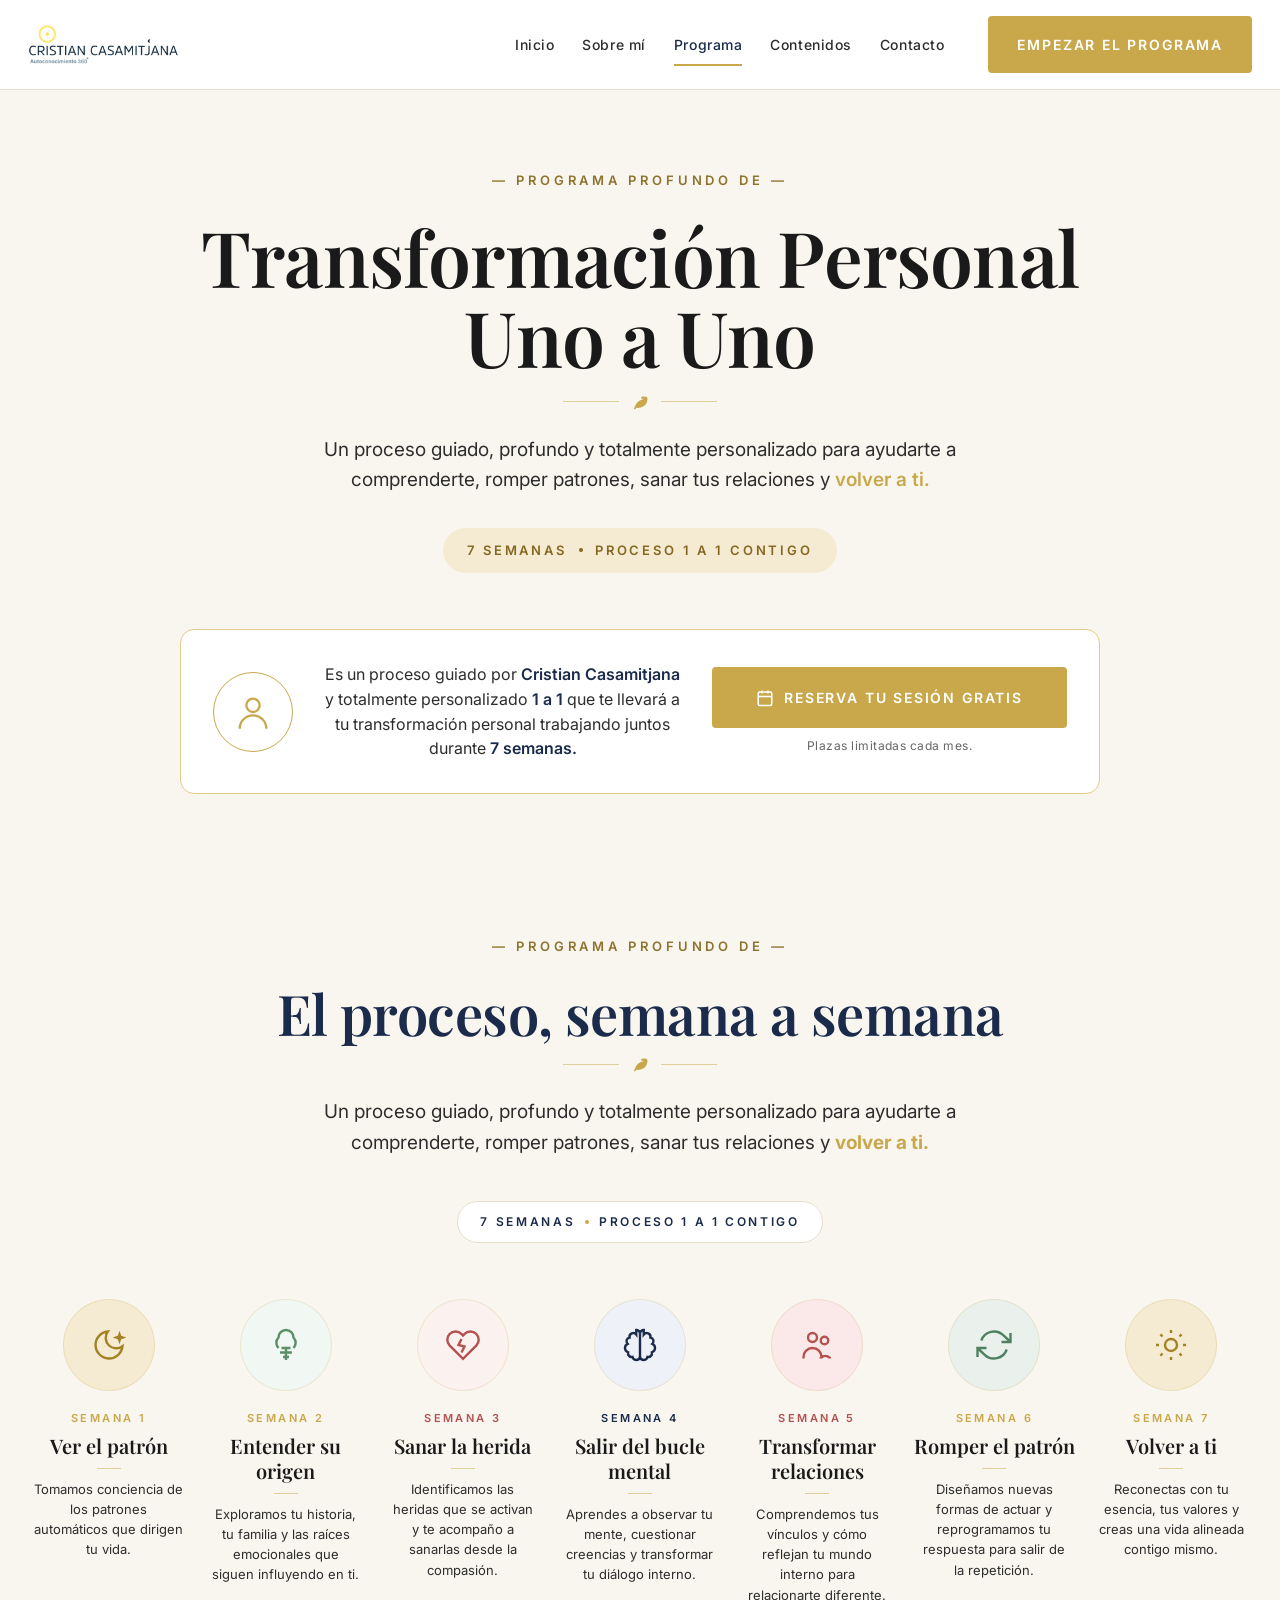
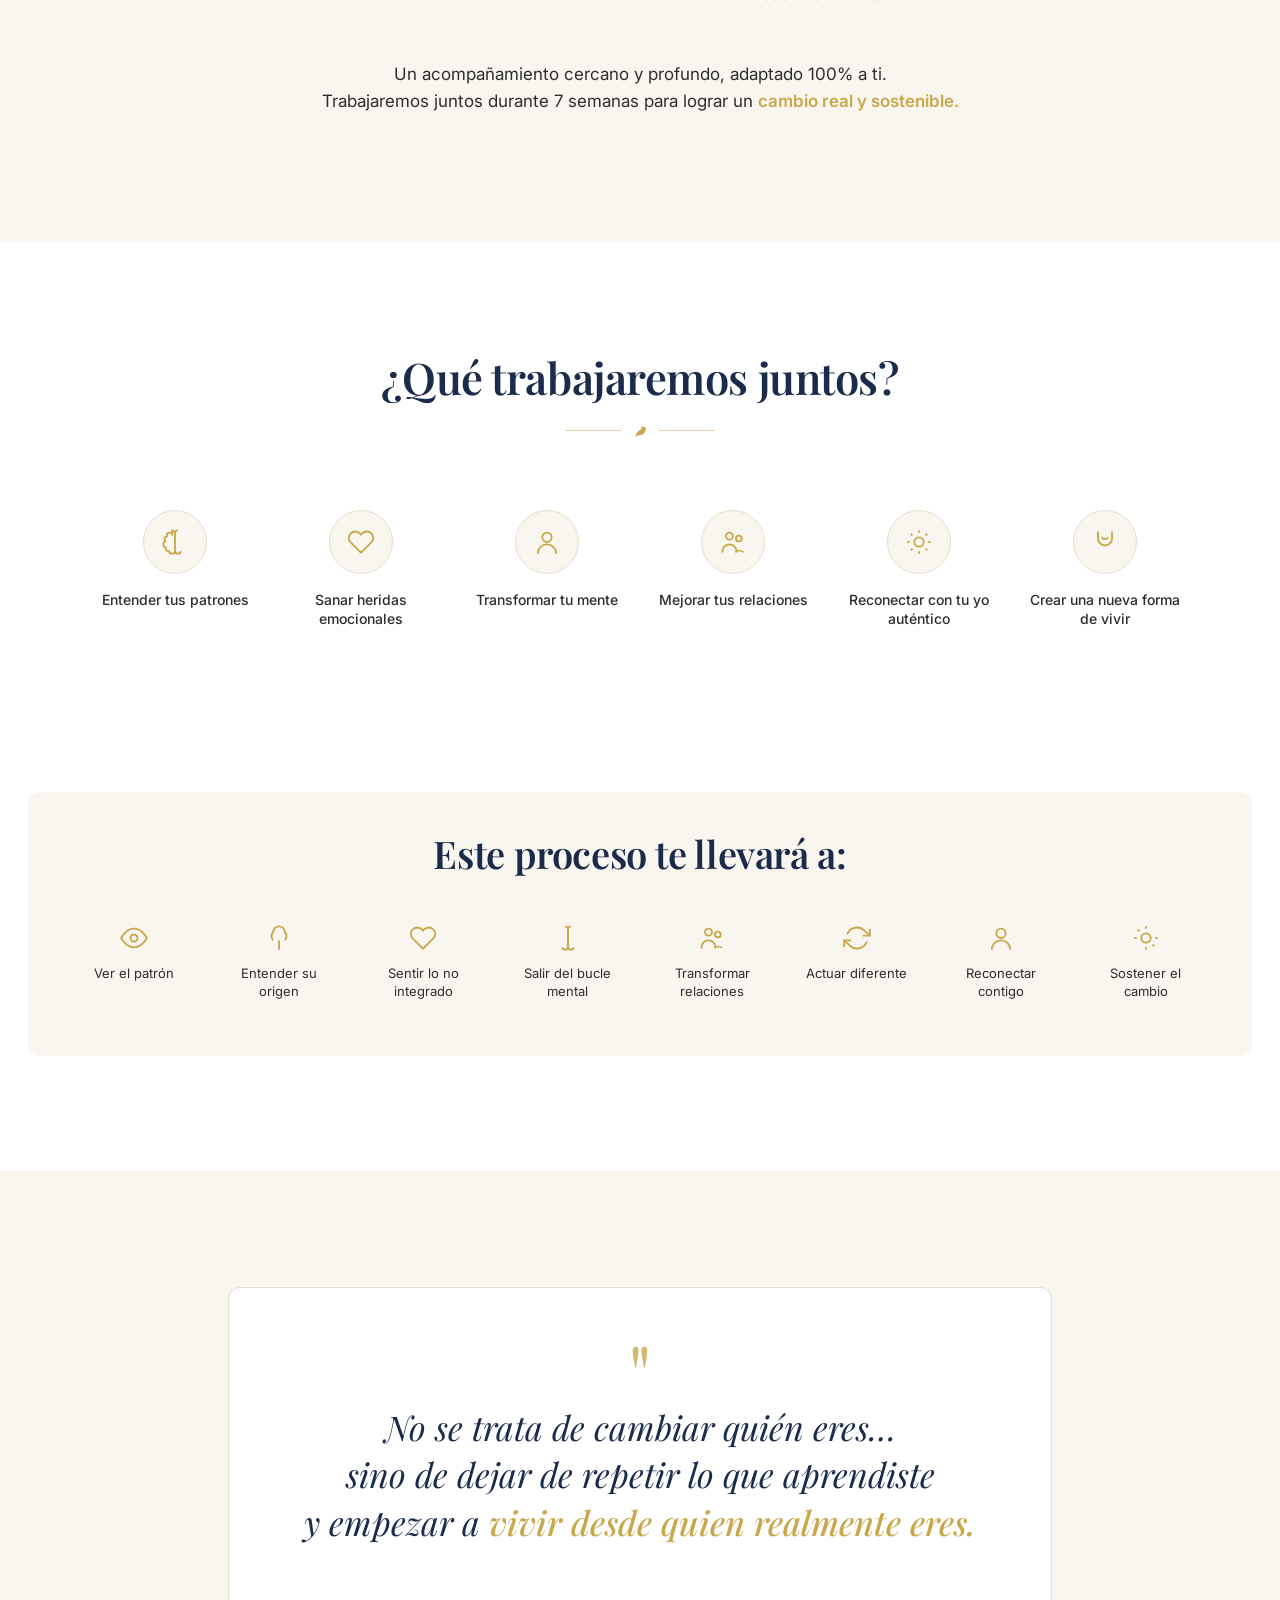
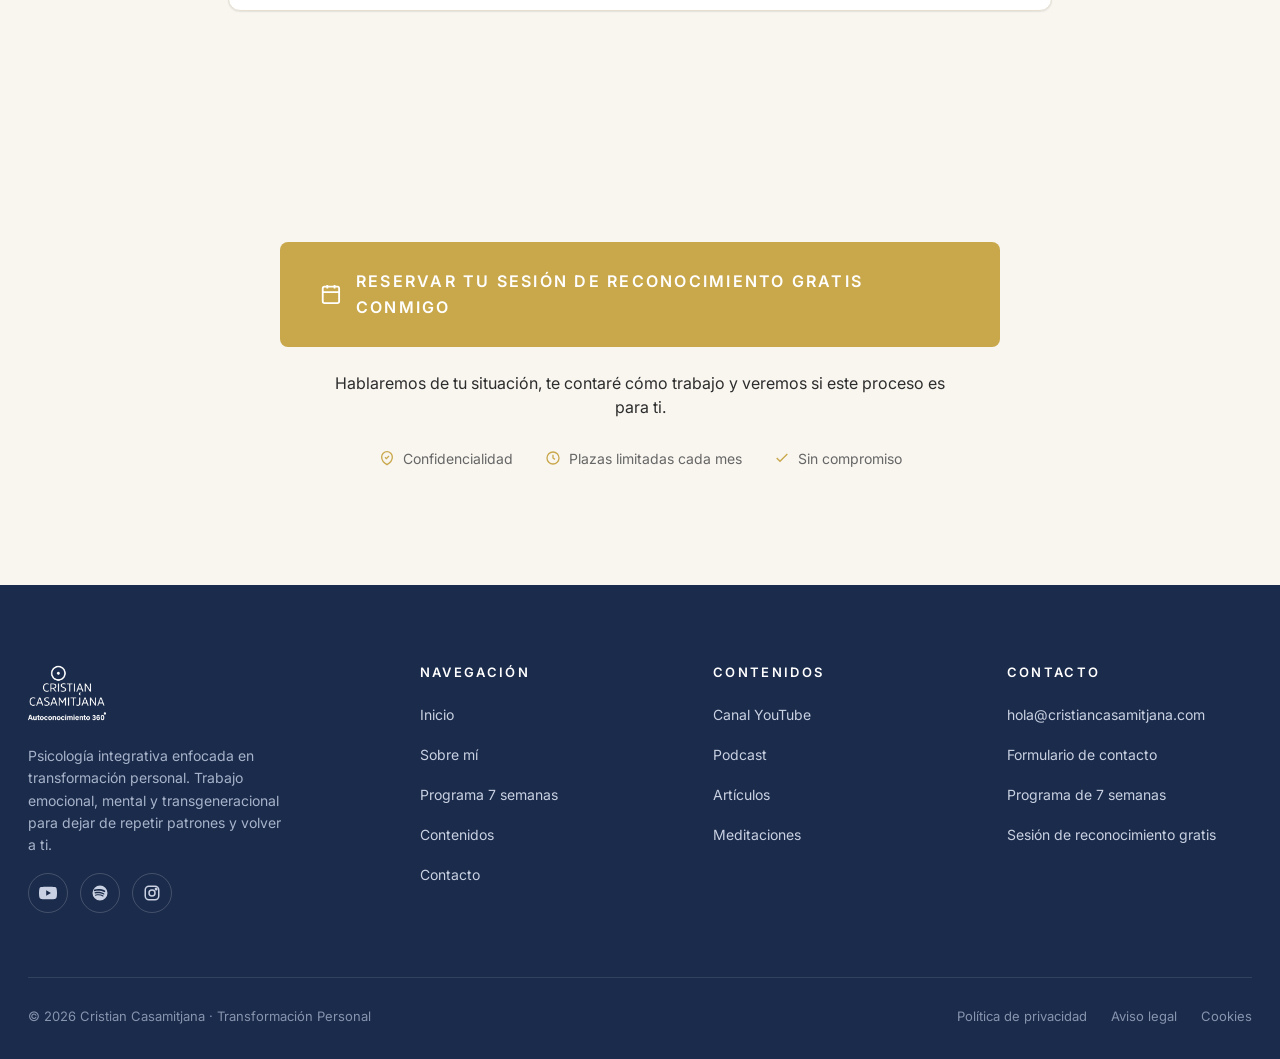
<file: programa.html>
<!doctype html>
<html lang="es">
<head>
<meta charset="utf-8" />
<meta name="viewport" content="width=device-width, initial-scale=1" />
<title>Programa de Transformación Personal 1 a 1 · 7 semanas · Cristian Casamitjana</title>
<meta name="description" content="Programa profundo de Transformación Personal Uno a Uno. 7 semanas para romper patrones, sanar tus relaciones y volver a ti. Reserva tu sesión de reconocimiento gratis." />
<link rel="preconnect" href="https://fonts.googleapis.com">
<link rel="preconnect" href="https://fonts.gstatic.com" crossorigin>
<link href="https://fonts.googleapis.com/css2?family=Playfair+Display:ital,wght@0,400;0,500;0,600;0,700;1,400;1,500&family=Inter:wght@300;400;500;600;700&display=swap" rel="stylesheet">
<link rel="stylesheet" href="styles.css" />
<style>
/* ============ HERO ============ */
.prog-hero { background: var(--cream); padding-top: clamp(56px, 7vw, 80px); padding-bottom: 32px; }
.prog-hero__inner { text-align: center; max-width: 920px; margin: 0 auto; }
.prog-hero__eyebrow {
  font-family: var(--f-body); text-transform: uppercase; letter-spacing: .3em;
  font-size: 13px; color: #8E732E; font-weight: 600; margin-bottom: 24px;
}
.prog-hero h1 {
  font-size: clamp(48px, 6vw, 84px); line-height: 1.05; letter-spacing: -0.01em;
  margin-bottom: 16px; color: var(--ink);
}
.prog-hero h1 em { font-style: italic; color: var(--gold); font-weight: 500; }
.divider-leaf {
  display: flex; align-items: center; justify-content: center; gap: 12px;
  margin: 12px 0 24px; color: var(--gold);
}
.divider-leaf::before, .divider-leaf::after { content:''; height: 1px; width: 56px; background: currentColor; opacity: .5; }
.prog-hero__sub { font-size: 19px; color: var(--ink-soft); line-height: 1.6; max-width: 740px; margin: 0 auto 32px; }
.prog-hero__sub strong { color: var(--gold); font-weight: 600; }
.prog-hero__tag {
  display: inline-flex; align-items: center; gap: 12px; padding: 12px 24px;
  background: var(--gold-tint); border-radius: 999px;
  font-size: 13px; letter-spacing: .22em; text-transform: uppercase; font-weight: 600;
  color: #856820;
}
.prog-hero__tag .dot { width: 4px; height: 4px; border-radius: 50%; background: currentColor; }

/* ============ Reserve card (after hero) ============ */
.reserve-card {
  background: var(--white); border: 1px solid var(--gold-soft); border-radius: 14px;
  padding: 32px; margin: 56px auto 0;
  display: grid; grid-template-columns: 80px 1fr 1fr; gap: 32px; align-items: center;
  max-width: 980px;
}
.reserve-card .ico {
  width: 80px; height: 80px; border-radius: 50%; border: 1.5px solid var(--gold);
  display: flex; align-items: center; justify-content: center; color: var(--gold);
}
.reserve-card .text { font-size: 16px; color: var(--ink-soft); line-height: 1.55; }
.reserve-card .text strong { color: var(--navy); font-weight: 600; }
.reserve-card .cta { display: flex; flex-direction: column; align-items: center; gap: 8px; }
.reserve-card .cta a { width: 100%; text-align: center; padding: 18px 24px; }
.reserve-card .cta small { font-size: 12px; color: var(--gray); letter-spacing: .04em; }
@media (max-width: 880px) { .reserve-card { grid-template-columns: 1fr; text-align: center; gap: 20px; } .reserve-card .ico { margin: 0 auto; } }

/* ============ 7 weeks featured (like ChatGPT image) ============ */
.weeks { background: var(--cream); padding: clamp(72px, 9vw, 110px) 0; }
.weeks__head { text-align: center; max-width: 900px; margin: 0 auto 56px; }
.weeks__head .eyebrow { letter-spacing: .3em; color: #8E732E; }
.weeks__head h2 { font-size: clamp(36px, 4.4vw, 56px); line-height: 1.1; margin-bottom: 12px; }
.weeks__head h2 em { font-style: italic; color: var(--gold); font-weight: 500; }
.weeks__head .lead { max-width: 740px; margin-inline: auto; }
.weeks__head .lead strong { color: var(--gold); }
.weeks__pill {
  display: inline-flex; align-items: center; gap: 10px; padding: 10px 22px;
  background: var(--white); border: 1px solid var(--hairline); border-radius: 999px;
  font-size: 12px; letter-spacing: .22em; text-transform: uppercase; font-weight: 600; color: var(--navy);
  margin-top: 24px;
}
.weeks__pill .dot { width: 4px; height: 4px; border-radius: 50%; background: var(--gold); }

.weeks__grid {
  display: grid; grid-template-columns: repeat(7, 1fr); gap: 16px;
  margin-top: 56px;
  position: relative;
}
.week-card { text-align: center; padding: 0; position: relative; }
.week-card .circle {
  width: 92px; height: 92px; border-radius: 50%;
  background: var(--gold-tint);
  display: flex; align-items: center; justify-content: center;
  margin: 0 auto 18px; transition: transform .25s ease;
  border: 1px solid rgba(201,168,76,.2);
}
.week-card:hover .circle { transform: translateY(-4px); }
.week-card[data-color="navy"] .circle { background: var(--navy); color: var(--gold); }
.week-card[data-color="green"] .circle { background: #F1F7F2; color: #5A8F66; }
.week-card[data-color="rose"] .circle { background: #FBF1EF; color: #B45151; }
.week-card[data-color="navy-soft"] .circle { background: #EEF1F8; color: var(--navy); }
.week-card[data-color="rose-deep"] .circle { background: #FBE9E9; color: #B45151; }
.week-card[data-color="green-deep"] .circle { background: #EAF1EC; color: #4F8161; }
.week-card[data-color="gold"] .circle { background: var(--gold-tint); color: #A48224; }

.week-card .label { font-family: var(--f-body); font-size: 11px; letter-spacing: .22em; text-transform: uppercase; color: var(--gold); font-weight: 600; margin-bottom: 6px; }
.week-card[data-color="rose"] .label, .week-card[data-color="rose-deep"] .label { color: #B45151; }
.week-card[data-color="navy-soft"] .label { color: var(--navy); }
.week-card .title { font-family: var(--f-display); font-size: 20px; font-weight: 600; color: var(--ink); line-height: 1.25; margin-bottom: 10px; }
.week-card .title-line { height: 1px; width: 24px; background: var(--gold); margin: 10px auto; opacity: .5; }
.week-card .desc { font-size: 13px; color: var(--ink-soft); line-height: 1.55; max-width: 150px; margin: 0 auto; }

.weeks__bottom {
  text-align: center; margin-top: 56px;
  font-size: 17px; color: var(--ink-soft); line-height: 1.6;
}
.weeks__bottom strong { color: var(--gold); font-weight: 600; }

@media (max-width: 1100px) { .weeks__grid { grid-template-columns: repeat(4, 1fr); } }
@media (max-width: 660px) { .weeks__grid { grid-template-columns: 1fr 1fr; gap: 32px 16px; } }

/* ============ What we'll work on ============ */
.work { background: var(--white); }
.work__head { text-align: center; max-width: 720px; margin: 0 auto 56px; }
.work__head h2 { font-family: var(--f-display); }
.work__grid {
  display: grid; grid-template-columns: repeat(6, 1fr); gap: 16px; max-width: 1100px; margin: 0 auto;
}
.work__item { text-align: center; padding: 16px 8px; }
.work__item .icon {
  width: 64px; height: 64px; border-radius: 50%; border: 1px solid var(--hairline);
  background: var(--cream); color: var(--gold); display: flex; align-items: center; justify-content: center; margin: 0 auto 16px;
}
.work__item span { display:block; font-size: 14px; line-height: 1.4; color: var(--ink-soft); font-weight: 500; }
@media (max-width: 980px) { .work__grid { grid-template-columns: repeat(3, 1fr); } }
@media (max-width: 520px) { .work__grid { grid-template-columns: repeat(2, 1fr); } }

/* ============ Process 7 numbered arrows (homepage style) ============ */
.proc-flow { background: var(--cream); padding: clamp(72px,9vw,110px) 0; }
.proc-flow__head { text-align: center; max-width: 700px; margin: 0 auto 56px; }
.proc-flow__grid {
  display: grid; grid-template-columns: repeat(7, 1fr); gap: 8px; align-items: start;
}
.proc-step { text-align: center; position: relative; }
.proc-step .num {
  width: 48px; height: 48px; border-radius: 50%; background: var(--white); border: 1.5px solid var(--gold);
  color: var(--gold); display: flex; align-items: center; justify-content: center;
  margin: 0 auto 16px; font-family: var(--f-display); font-size: 22px; font-weight: 600;
}
.proc-step .arrow { position: absolute; top: 16px; right: -8px; color: var(--gold); font-size: 18px; }
.proc-step:last-child .arrow { display: none; }
.proc-step .icon-circ {
  width: 64px; height: 64px; border-radius: 50%;
  display: flex; align-items: center; justify-content: center; margin: 0 auto 14px;
}
.proc-step[data-c="moon"] .icon-circ { background: var(--gold-tint); color: #856820; }
.proc-step[data-c="tree"] .icon-circ { background: #EAF1EC; color: #4F8161; }
.proc-step[data-c="heart"] .icon-circ { background: #FBE9E9; color: #B45151; }
.proc-step[data-c="brain"] .icon-circ { background: #EEF1F8; color: var(--navy); }
.proc-step[data-c="people"] .icon-circ { background: #FBE9E9; color: #B45151; }
.proc-step[data-c="loop"] .icon-circ { background: #EAF1EC; color: #4F8161; }
.proc-step[data-c="sun"] .icon-circ { background: var(--gold-tint); color: #A48224; }
.proc-step h4 { font-family: var(--f-display); font-size: 16px; line-height: 1.2; margin: 0 0 8px; }
.proc-step p { font-size: 12px; color: var(--gray); line-height: 1.5; margin: 0; max-width: 130px; margin-inline: auto; }
@media (max-width: 980px) { .proc-flow__grid { grid-template-columns: repeat(4, 1fr); } .proc-step .arrow { display: none; } }
@media (max-width: 520px) { .proc-flow__grid { grid-template-columns: 1fr 1fr; } }

/* ============ Outcomes 8 ============ */
.takeaway { background: var(--white); }
.takeaway__box {
  background: var(--cream); border-radius: 12px; padding: 40px;
  text-align: center;
}
.takeaway__box h2 { margin-bottom: 32px; font-size: clamp(28px, 3.4vw, 38px); }
.takeaway__grid { display: grid; grid-template-columns: repeat(8, 1fr); gap: 12px; }
.takeaway__item { padding: 16px 8px; text-align: center; }
.takeaway__item .icon { color: var(--gold); display: flex; justify-content: center; margin-bottom: 12px; }
.takeaway__item span { font-size: 13px; color: var(--ink-soft); line-height: 1.4; display: block; }
@media (max-width: 980px) { .takeaway__grid { grid-template-columns: repeat(4, 1fr); } }
@media (max-width: 520px) { .takeaway__grid { grid-template-columns: 1fr 1fr; } }

/* ============ Closing quote ============ */
.closer { background: var(--cream); }
.closer__box {
  background: var(--white); border-radius: 12px; padding: 64px 48px;
  text-align: center; box-shadow: var(--shadow-sm); border: 1px solid var(--hairline);
}
.closer__box .qmark { font-family: var(--f-display); font-size: 80px; color: var(--gold); line-height: .5; margin-bottom: 12px; opacity: .8; }
.closer__box blockquote {
  font-family: var(--f-display); font-style: italic; font-size: clamp(24px, 3vw, 34px);
  color: var(--navy); line-height: 1.4; margin: 0;
}
.closer__box blockquote em { font-style: italic; color: var(--gold); font-weight: 500; }

/* ============ Final CTA banner ============ */
.fin-cta { background: var(--cream); padding-bottom: clamp(80px, 9vw, 120px); }
.fin-cta__btn {
  background: var(--gold); color: white; display: flex; align-items: center; justify-content: center; gap: 14px;
  padding: 26px 40px; border-radius: 8px; font-weight: 600; font-size: 16px; letter-spacing: .14em;
  text-transform: uppercase; max-width: 720px; margin: 0 auto;
  transition: all .2s;
}
.fin-cta__btn:hover { background: #B89537; transform: translateY(-2px); box-shadow: var(--shadow); }
.fin-cta__btn svg { width: 22px; height: 22px; }
.fin-cta__subtext { text-align: center; margin: 24px auto 0; max-width: 640px; color: var(--ink-soft); font-size: 16px; line-height: 1.5; }
.fin-cta__meta { display: flex; gap: 32px; justify-content: center; margin-top: 28px; color: var(--gray); font-size: 14px; flex-wrap: wrap; }
.fin-cta__meta span { display: inline-flex; align-items: center; gap: 8px; }
.fin-cta__meta svg { color: var(--gold); }

</style>
</head>
<body data-page="programa">
<div id="nav-mount"></div>

<!-- ============ HERO ============ -->
<section class="prog-hero">
  <div class="container">
    <div class="prog-hero__inner reveal">
      <div class="prog-hero__eyebrow">— Programa profundo de —</div>
      <h1>Transformación Personal<br/>Uno a Uno</h1>
      <div class="divider-leaf">
        <svg width="18" height="18" viewBox="0 0 24 24" fill="currentColor"><path d="M17 8C8 10 5.9 16.17 3.82 21.34L5.71 22l1-2.3c.5.12 1 .22 1.5.22C19 19.92 22 12.85 22 6.97c0 0 .03-2.31-5-2.31C13.5 4.66 11 7.5 17 8z"/></svg>
      </div>
      <p class="prog-hero__sub">Un proceso guiado, profundo y totalmente personalizado para ayudarte a comprenderte, romper patrones, sanar tus relaciones y <strong>volver a ti.</strong></p>
      <div class="prog-hero__tag">7 semanas <span class="dot"></span> Proceso 1 a 1 contigo</div>

      <!-- Reserve card -->
      <div class="reserve-card">
        <div class="ico">
          <svg width="40" height="40" viewBox="0 0 24 24" fill="none" stroke="currentColor" stroke-width="1.4"><circle cx="12" cy="8" r="4"/><path d="M4 22a8 8 0 0 1 16 0"/></svg>
        </div>
        <div class="text">
          Es un proceso guiado por <strong>Cristian Casamitjana</strong> y totalmente personalizado <strong>1 a 1</strong> que te llevará a tu transformación personal trabajando juntos durante <strong>7 semanas.</strong>
        </div>
        <div class="cta">
          <a class="btn btn--primary" href="contacto.html?from=programa">
            <svg width="18" height="18" viewBox="0 0 24 24" fill="none" stroke="currentColor" stroke-width="2"><rect x="3" y="4" width="18" height="18" rx="2"/><path d="M16 2v4M8 2v4M3 10h18"/></svg>
            Reserva tu sesión gratis
          </a>
          <small>Plazas limitadas cada mes.</small>
        </div>
      </div>
    </div>
  </div>
</section>

<!-- ============ 7 WEEKS ============ -->
<section class="weeks">
  <div class="container container--wide">
    <div class="weeks__head reveal">
      <div class="prog-hero__eyebrow">— Programa profundo de —</div>
      <h2>El proceso, semana a semana</h2>
      <div class="divider-leaf">
        <svg width="18" height="18" viewBox="0 0 24 24" fill="currentColor"><path d="M17 8C8 10 5.9 16.17 3.82 21.34L5.71 22l1-2.3c.5.12 1 .22 1.5.22C19 19.92 22 12.85 22 6.97c0 0 .03-2.31-5-2.31C13.5 4.66 11 7.5 17 8z"/></svg>
      </div>
      <p class="lead">Un proceso guiado, profundo y totalmente personalizado para ayudarte a comprenderte, romper patrones, sanar tus relaciones y <strong>volver a ti.</strong></p>
      <div class="weeks__pill">7 semanas <span class="dot"></span> Proceso 1 a 1 contigo</div>
    </div>

    <div class="weeks__grid reveal">
      <article class="week-card" data-color="gold">
        <div class="circle">
          <!-- moon + stars -->
          <svg width="36" height="36" viewBox="0 0 24 24" fill="none" stroke="currentColor" stroke-width="1.6"><path d="M21 12.8A9 9 0 1 1 11.2 3a7 7 0 0 0 9.8 9.8z"/><path d="M19 5l.5 1.5L21 7l-1.5.5L19 9l-.5-1.5L17 7l1.5-.5z" fill="currentColor"/></svg>
        </div>
        <div class="label">Semana 1</div>
        <div class="title">Ver el patrón</div>
        <div class="title-line"></div>
        <p class="desc">Tomamos conciencia de los patrones automáticos que dirigen tu vida.</p>
      </article>

      <article class="week-card" data-color="green">
        <div class="circle">
          <!-- tree -->
          <svg width="36" height="36" viewBox="0 0 24 24" fill="none" stroke="currentColor" stroke-width="1.6"><path d="M12 22V14M7 14a5 5 0 0 1 0-7 5 5 0 0 1 10 0 5 5 0 0 1 0 7M9 14h6M8 17h8M10 20h4"/></svg>
        </div>
        <div class="label">Semana 2</div>
        <div class="title">Entender su origen</div>
        <div class="title-line"></div>
        <p class="desc">Exploramos tu historia, tu familia y las raíces emocionales que siguen influyendo en ti.</p>
      </article>

      <article class="week-card" data-color="rose">
        <div class="circle">
          <!-- broken heart -->
          <svg width="36" height="36" viewBox="0 0 24 24" fill="none" stroke="currentColor" stroke-width="1.6"><path d="M20.84 4.61a5.5 5.5 0 0 0-7.78 0L12 5.67l-1.06-1.06a5.5 5.5 0 0 0-7.78 7.78l1.06 1.06L12 21.23l7.78-7.78 1.06-1.06a5.5 5.5 0 0 0 0-7.78z"/><polyline points="11 8 9 12 13 13 11 17"/></svg>
        </div>
        <div class="label">Semana 3</div>
        <div class="title">Sanar la herida</div>
        <div class="title-line"></div>
        <p class="desc">Identificamos las heridas que se activan y te acompaño a sanarlas desde la compasión.</p>
      </article>

      <article class="week-card" data-color="navy-soft">
        <div class="circle">
          <!-- brain -->
          <svg width="36" height="36" viewBox="0 0 24 24" fill="none" stroke="currentColor" stroke-width="1.6"><path d="M9.5 2A2.5 2.5 0 0 1 12 4.5v15a2.5 2.5 0 0 1-4.96.44 2.5 2.5 0 0 1-2.96-3.08 3 3 0 0 1-.34-5.58 2.5 2.5 0 0 1 1.32-4.24 2.5 2.5 0 0 1 4.44-2.04zM14.5 2a2.5 2.5 0 0 0-2.5 2.5v15a2.5 2.5 0 0 0 4.96.44 2.5 2.5 0 0 0 2.96-3.08 3 3 0 0 0 .34-5.58 2.5 2.5 0 0 0-1.32-4.24 2.5 2.5 0 0 0-4.44-2.04z"/></svg>
        </div>
        <div class="label">Semana 4</div>
        <div class="title">Salir del bucle mental</div>
        <div class="title-line"></div>
        <p class="desc">Aprendes a observar tu mente, cuestionar creencias y transformar tu diálogo interno.</p>
      </article>

      <article class="week-card" data-color="rose-deep">
        <div class="circle">
          <!-- people -->
          <svg width="36" height="36" viewBox="0 0 24 24" fill="none" stroke="currentColor" stroke-width="1.6"><circle cx="9" cy="7" r="3"/><circle cx="17" cy="9" r="2.5"/><path d="M3 21v-1a6 6 0 0 1 12 0v1M14.5 21v-.5a4.5 4.5 0 0 1 6 0V21"/></svg>
        </div>
        <div class="label">Semana 5</div>
        <div class="title">Transformar relaciones</div>
        <div class="title-line"></div>
        <p class="desc">Comprendemos tus vínculos y cómo reflejan tu mundo interno para relacionarte diferente.</p>
      </article>

      <article class="week-card" data-color="green-deep">
        <div class="circle">
          <!-- loop -->
          <svg width="36" height="36" viewBox="0 0 24 24" fill="none" stroke="currentColor" stroke-width="1.6"><polyline points="23 4 23 10 17 10"/><polyline points="1 20 1 14 7 14"/><path d="M3.5 9a9 9 0 0 1 14.85-3.36L23 10M1 14l4.65 4.36A9 9 0 0 0 20.5 15"/></svg>
        </div>
        <div class="label">Semana 6</div>
        <div class="title">Romper el patrón</div>
        <div class="title-line"></div>
        <p class="desc">Diseñamos nuevas formas de actuar y reprogramamos tu respuesta para salir de la repetición.</p>
      </article>

      <article class="week-card" data-color="gold">
        <div class="circle">
          <!-- sun -->
          <svg width="36" height="36" viewBox="0 0 24 24" fill="none" stroke="currentColor" stroke-width="1.6"><circle cx="12" cy="12" r="4"/><path d="M12 2v2M12 20v2M4.93 4.93l1.41 1.41M17.66 17.66l1.41 1.41M2 12h2M20 12h2M4.93 19.07l1.41-1.41M17.66 6.34l1.41-1.41"/></svg>
        </div>
        <div class="label">Semana 7</div>
        <div class="title">Volver a ti</div>
        <div class="title-line"></div>
        <p class="desc">Reconectas con tu esencia, tus valores y creas una vida alineada contigo mismo.</p>
      </article>
    </div>

    <p class="weeks__bottom reveal">
      Un acompañamiento cercano y profundo, adaptado 100% a ti.<br/>
      Trabajaremos juntos durante 7 semanas para lograr un <strong>cambio real y sostenible.</strong>
    </p>
  </div>
</section>

<!-- ============ WHAT WE'LL WORK ============ -->
<section class="work" style="padding-top: clamp(72px,9vw,110px); padding-bottom: 32px">
  <div class="container container--wide">
    <div class="work__head reveal">
      <h2>¿Qué trabajaremos juntos?</h2>
      <div class="divider-leaf"><svg width="14" height="14" viewBox="0 0 24 24" fill="currentColor"><path d="M17 8C8 10 5.9 16.17 3.82 21.34L5.71 22l1-2.3c.5.12 1 .22 1.5.22C19 19.92 22 12.85 22 6.97c0 0 .03-2.31-5-2.31C13.5 4.66 11 7.5 17 8z"/></svg></div>
    </div>
    <div class="work__grid reveal">
      <div class="work__item">
        <div class="icon"><svg width="28" height="28" viewBox="0 0 24 24" fill="none" stroke="currentColor" stroke-width="1.6"><path d="M9.5 2A2.5 2.5 0 0 1 12 4.5v15a2.5 2.5 0 0 1-4.96.44 2.5 2.5 0 0 1-2.96-3.08 3 3 0 0 1-.34-5.58 2.5 2.5 0 0 1 1.32-4.24 2.5 2.5 0 0 1 4.44-2.04zM14.5 2a2.5 2.5 0 0 0-2.5 2.5v15a2.5 2.5 0 0 0 4.96.44"/></svg></div>
        <span>Entender tus patrones</span>
      </div>
      <div class="work__item">
        <div class="icon"><svg width="28" height="28" viewBox="0 0 24 24" fill="none" stroke="currentColor" stroke-width="1.6"><path d="M20.84 4.61a5.5 5.5 0 0 0-7.78 0L12 5.67l-1.06-1.06a5.5 5.5 0 0 0-7.78 7.78l1.06 1.06L12 21.23l7.78-7.78 1.06-1.06a5.5 5.5 0 0 0 0-7.78z"/></svg></div>
        <span>Sanar heridas emocionales</span>
      </div>
      <div class="work__item">
        <div class="icon"><svg width="28" height="28" viewBox="0 0 24 24" fill="none" stroke="currentColor" stroke-width="1.6"><circle cx="12" cy="8" r="4"/><path d="M4 22a8 8 0 0 1 16 0"/></svg></div>
        <span>Transformar tu mente</span>
      </div>
      <div class="work__item">
        <div class="icon"><svg width="28" height="28" viewBox="0 0 24 24" fill="none" stroke="currentColor" stroke-width="1.6"><circle cx="9" cy="7" r="3"/><circle cx="17" cy="9" r="2.5"/><path d="M3 21v-1a6 6 0 0 1 12 0v1M14.5 21v-.5a4.5 4.5 0 0 1 6 0V21"/></svg></div>
        <span>Mejorar tus relaciones</span>
      </div>
      <div class="work__item">
        <div class="icon"><svg width="28" height="28" viewBox="0 0 24 24" fill="none" stroke="currentColor" stroke-width="1.6"><circle cx="12" cy="12" r="4"/><path d="M12 2v2M12 20v2M4.93 4.93l1.41 1.41M17.66 17.66l1.41 1.41M2 12h2M20 12h2M4.93 19.07l1.41-1.41M17.66 6.34l1.41-1.41"/></svg></div>
        <span>Reconectar con tu yo auténtico</span>
      </div>
      <div class="work__item">
        <div class="icon"><svg width="28" height="28" viewBox="0 0 24 24" fill="none" stroke="currentColor" stroke-width="1.6"><path d="M6 3v6a6 6 0 0 0 12 0V3M9 8c2 2 4 2 6 0"/></svg></div>
        <span>Crear una nueva forma de vivir</span>
      </div>
    </div>
  </div>
</section>

<!-- ============ TAKEAWAYS ============ -->
<section class="takeaway">
  <div class="container container--wide">
    <div class="takeaway__box reveal">
      <h2>Este proceso te llevará a:</h2>
      <div class="takeaway__grid">
        <div class="takeaway__item">
          <div class="icon"><svg width="28" height="28" viewBox="0 0 24 24" fill="none" stroke="currentColor" stroke-width="1.6"><circle cx="12" cy="12" r="3"/><path d="M1 12s4-8 11-8 11 8 11 8-4 8-11 8-11-8-11-8z"/></svg></div>
          <span>Ver el patrón</span>
        </div>
        <div class="takeaway__item">
          <div class="icon"><svg width="28" height="28" viewBox="0 0 24 24" fill="none" stroke="currentColor" stroke-width="1.6"><path d="M12 22V14M7 14a5 5 0 0 1 0-7 5 5 0 0 1 10 0 5 5 0 0 1 0 7"/></svg></div>
          <span>Entender su origen</span>
        </div>
        <div class="takeaway__item">
          <div class="icon"><svg width="28" height="28" viewBox="0 0 24 24" fill="none" stroke="currentColor" stroke-width="1.6"><path d="M20.84 4.61a5.5 5.5 0 0 0-7.78 0L12 5.67l-1.06-1.06a5.5 5.5 0 0 0-7.78 7.78l1.06 1.06L12 21.23l7.78-7.78 1.06-1.06a5.5 5.5 0 0 0 0-7.78z"/></svg></div>
          <span>Sentir lo no integrado</span>
        </div>
        <div class="takeaway__item">
          <div class="icon"><svg width="28" height="28" viewBox="0 0 24 24" fill="none" stroke="currentColor" stroke-width="1.6"><path d="M9.5 2A2.5 2.5 0 0 1 12 4.5v15a2.5 2.5 0 0 1-4.96.44M14.5 2a2.5 2.5 0 0 0-2.5 2.5v15a2.5 2.5 0 0 0 4.96.44"/></svg></div>
          <span>Salir del bucle mental</span>
        </div>
        <div class="takeaway__item">
          <div class="icon"><svg width="28" height="28" viewBox="0 0 24 24" fill="none" stroke="currentColor" stroke-width="1.6"><circle cx="9" cy="7" r="3"/><circle cx="17" cy="9" r="2.5"/><path d="M3 21v-1a6 6 0 0 1 12 0M14.5 21v-.5a4.5 4.5 0 0 1 6 0"/></svg></div>
          <span>Transformar relaciones</span>
        </div>
        <div class="takeaway__item">
          <div class="icon"><svg width="28" height="28" viewBox="0 0 24 24" fill="none" stroke="currentColor" stroke-width="1.6"><polyline points="23 4 23 10 17 10"/><polyline points="1 20 1 14 7 14"/><path d="M3.5 9a9 9 0 0 1 14.85-3.36L23 10M1 14l4.65 4.36A9 9 0 0 0 20.5 15"/></svg></div>
          <span>Actuar diferente</span>
        </div>
        <div class="takeaway__item">
          <div class="icon"><svg width="28" height="28" viewBox="0 0 24 24" fill="none" stroke="currentColor" stroke-width="1.6"><circle cx="12" cy="8" r="4"/><path d="M4 22a8 8 0 0 1 16 0"/></svg></div>
          <span>Reconectar contigo</span>
        </div>
        <div class="takeaway__item">
          <div class="icon"><svg width="28" height="28" viewBox="0 0 24 24" fill="none" stroke="currentColor" stroke-width="1.6"><circle cx="12" cy="12" r="4"/><path d="M12 2v2M12 20v2M4.93 4.93l1.41 1.41M17.66 17.66l1.41 1.41M2 12h2M20 12h2"/></svg></div>
          <span>Sostener el cambio</span>
        </div>
      </div>
    </div>
  </div>
</section>

<!-- ============ CLOSING QUOTE ============ -->
<section class="closer">
  <div class="container container--narrow">
    <div class="closer__box reveal">
      <div class="qmark">"</div>
      <blockquote>
        No se trata de cambiar quién eres…<br/>
        sino de dejar de repetir lo que aprendiste<br/>
        y empezar a <em>vivir desde quien realmente eres.</em>
      </blockquote>
    </div>
  </div>
</section>

<!-- ============ FINAL CTA ============ -->
<section class="fin-cta">
  <div class="container container--wide">
    <a class="fin-cta__btn" href="contacto.html?from=programa">
      <svg viewBox="0 0 24 24" fill="none" stroke="currentColor" stroke-width="2"><rect x="3" y="4" width="18" height="18" rx="2"/><path d="M16 2v4M8 2v4M3 10h18"/></svg>
      Reservar tu sesión de reconocimiento gratis conmigo
    </a>
    <p class="fin-cta__subtext">Hablaremos de tu situación, te contaré cómo trabajo y veremos si este proceso es para ti.</p>
    <div class="fin-cta__meta">
      <span><svg width="16" height="16" viewBox="0 0 24 24" fill="none" stroke="currentColor" stroke-width="2"><path d="M12 22s-8-4.5-8-11.5a8 8 0 0 1 16 0c0 7-8 11.5-8 11.5z"/><path d="M9 11l2 2 4-4"/></svg> Confidencialidad</span>
      <span><svg width="16" height="16" viewBox="0 0 24 24" fill="none" stroke="currentColor" stroke-width="2"><circle cx="12" cy="12" r="9"/><path d="M12 7v5l3 2"/></svg> Plazas limitadas cada mes</span>
      <span><svg width="16" height="16" viewBox="0 0 24 24" fill="none" stroke="currentColor" stroke-width="2"><polyline points="20 6 9 17 4 12"/></svg> Sin compromiso</span>
    </div>
  </div>
</section>

<div id="footer-mount"></div>
<script src="partials.js"></script>
</body>
</html>
</file>
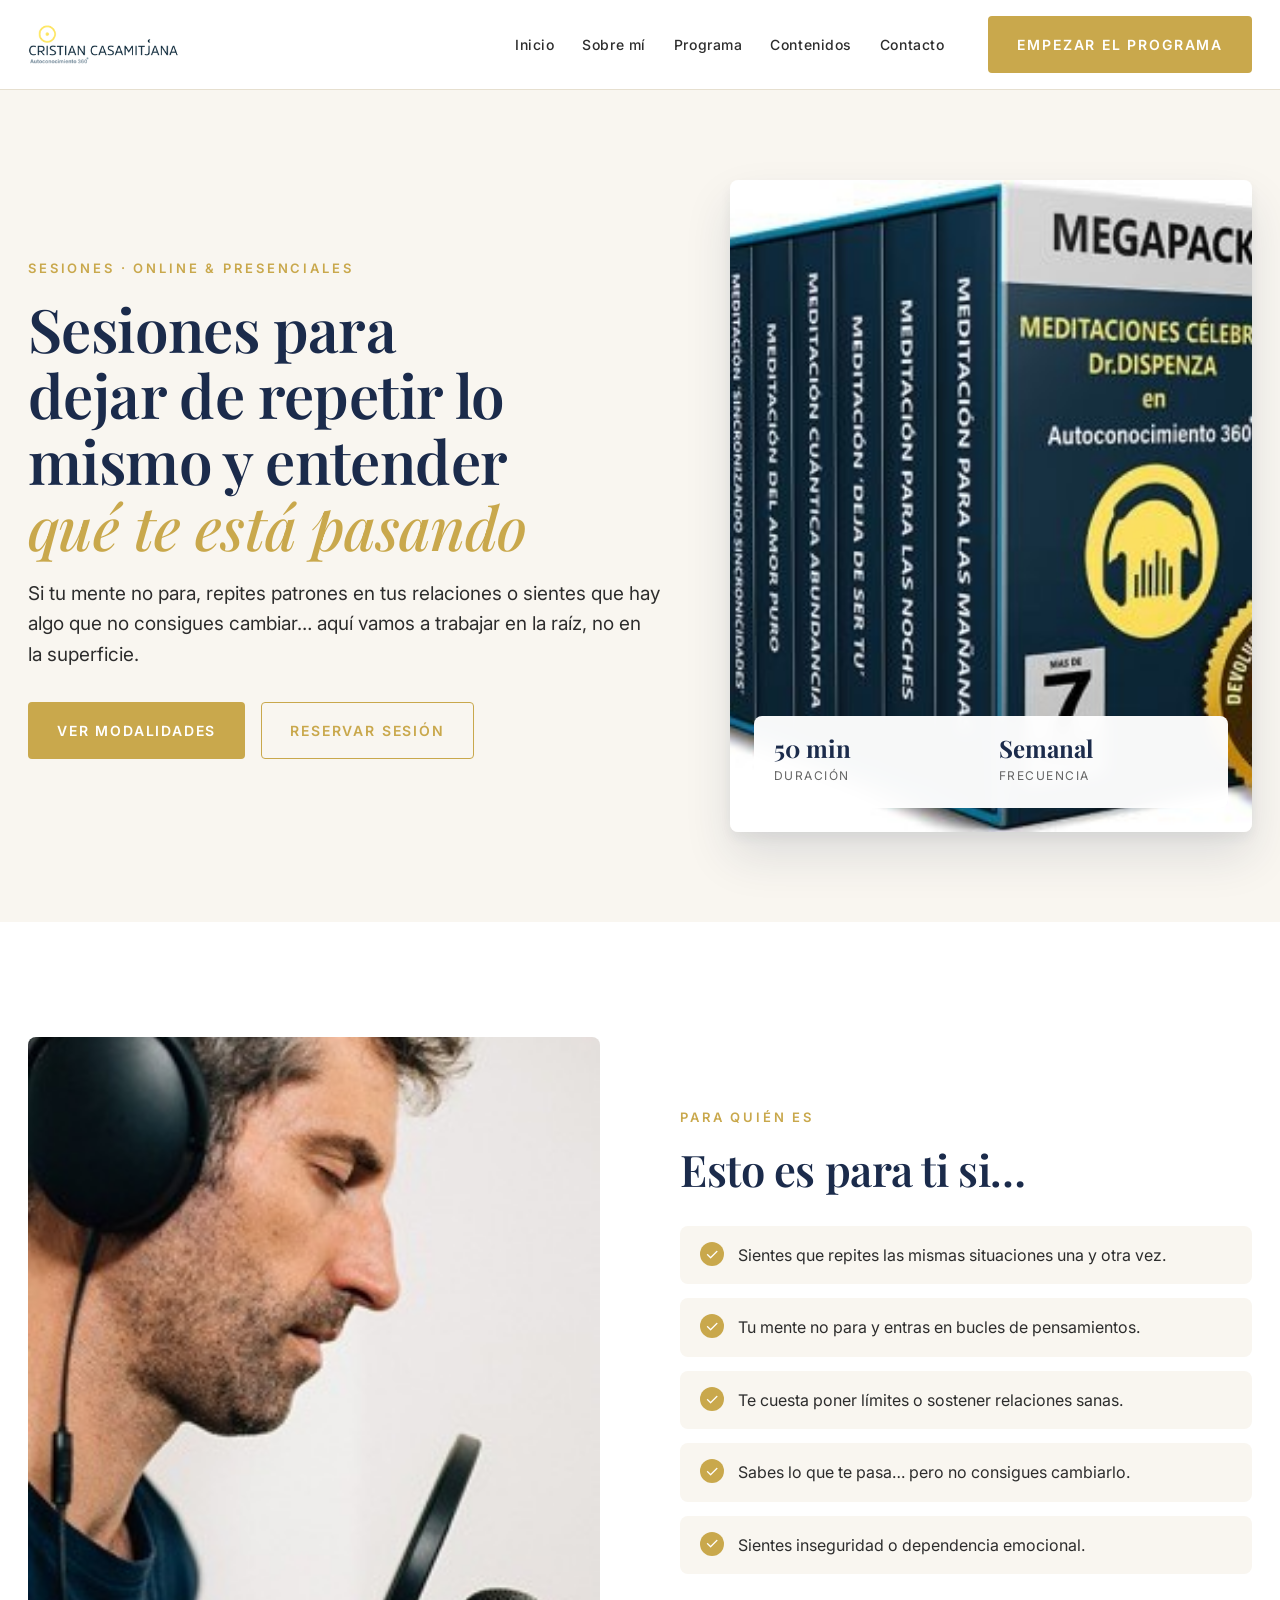
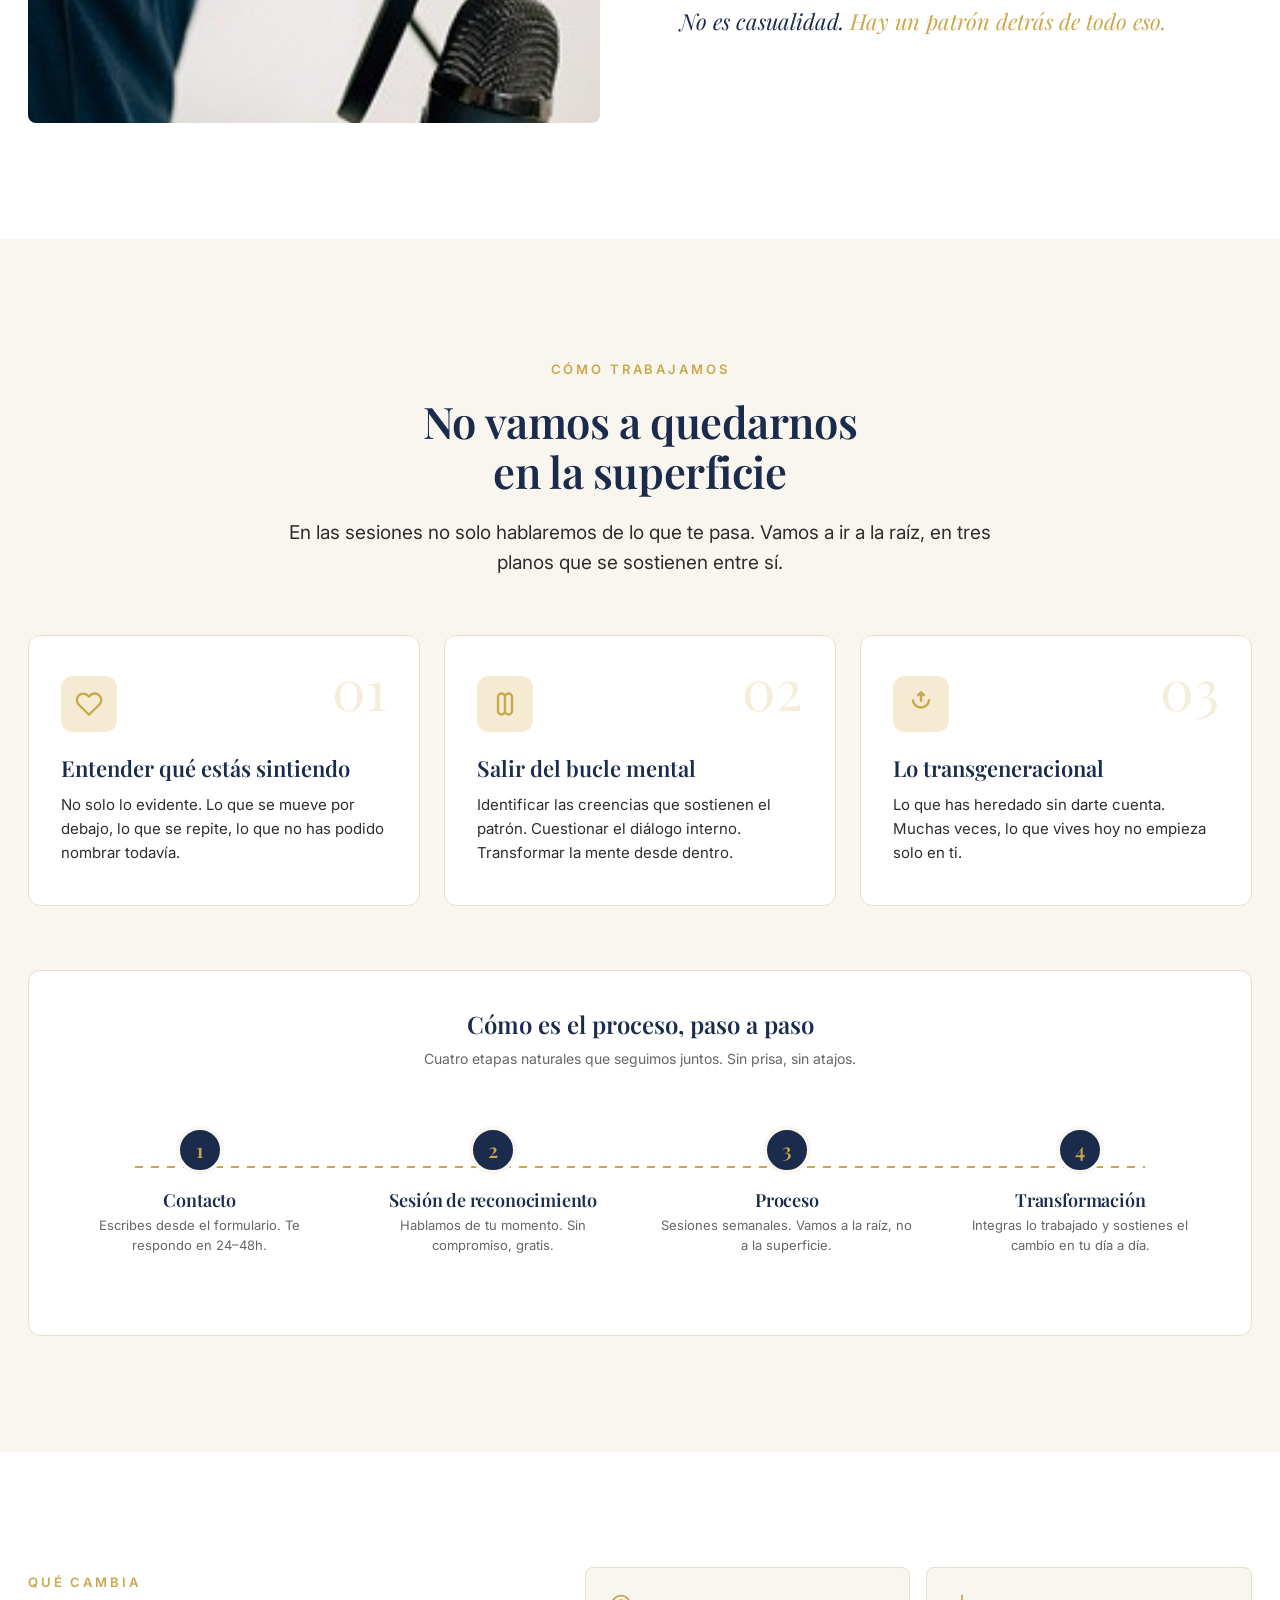
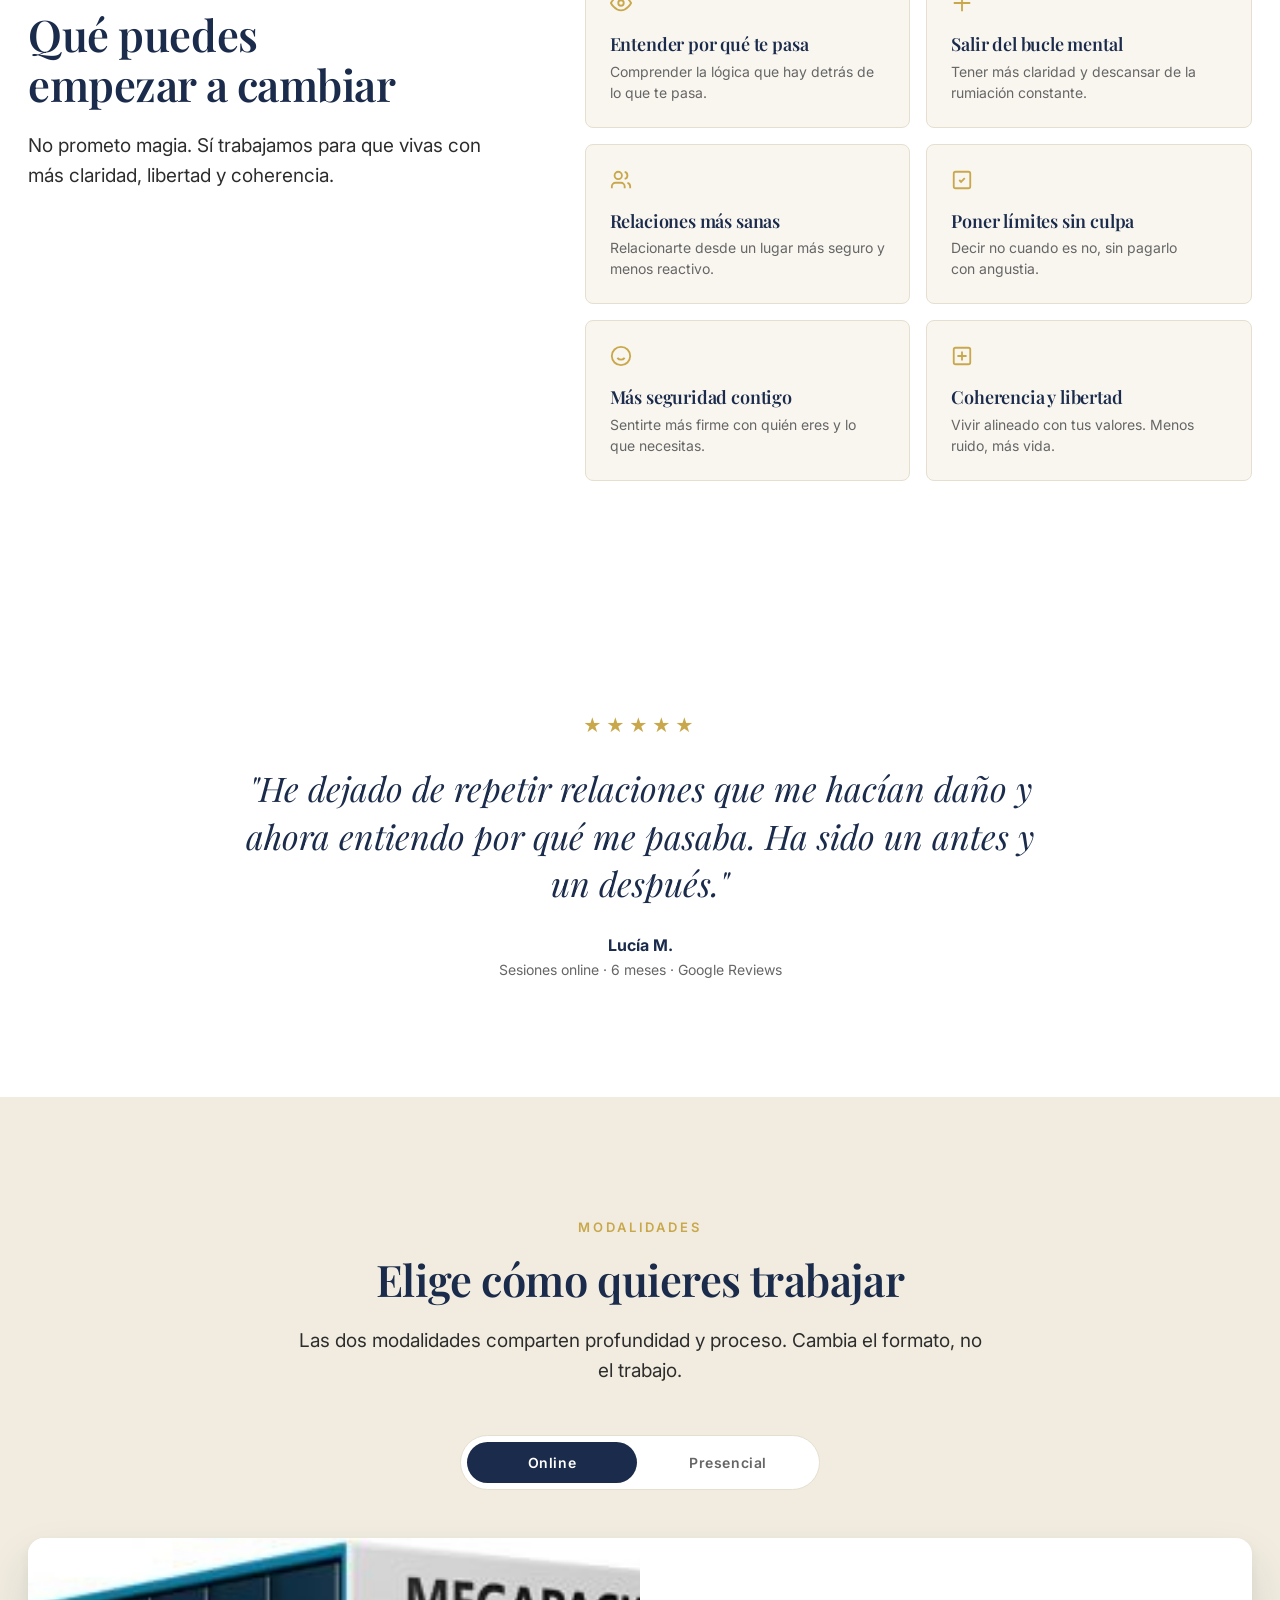
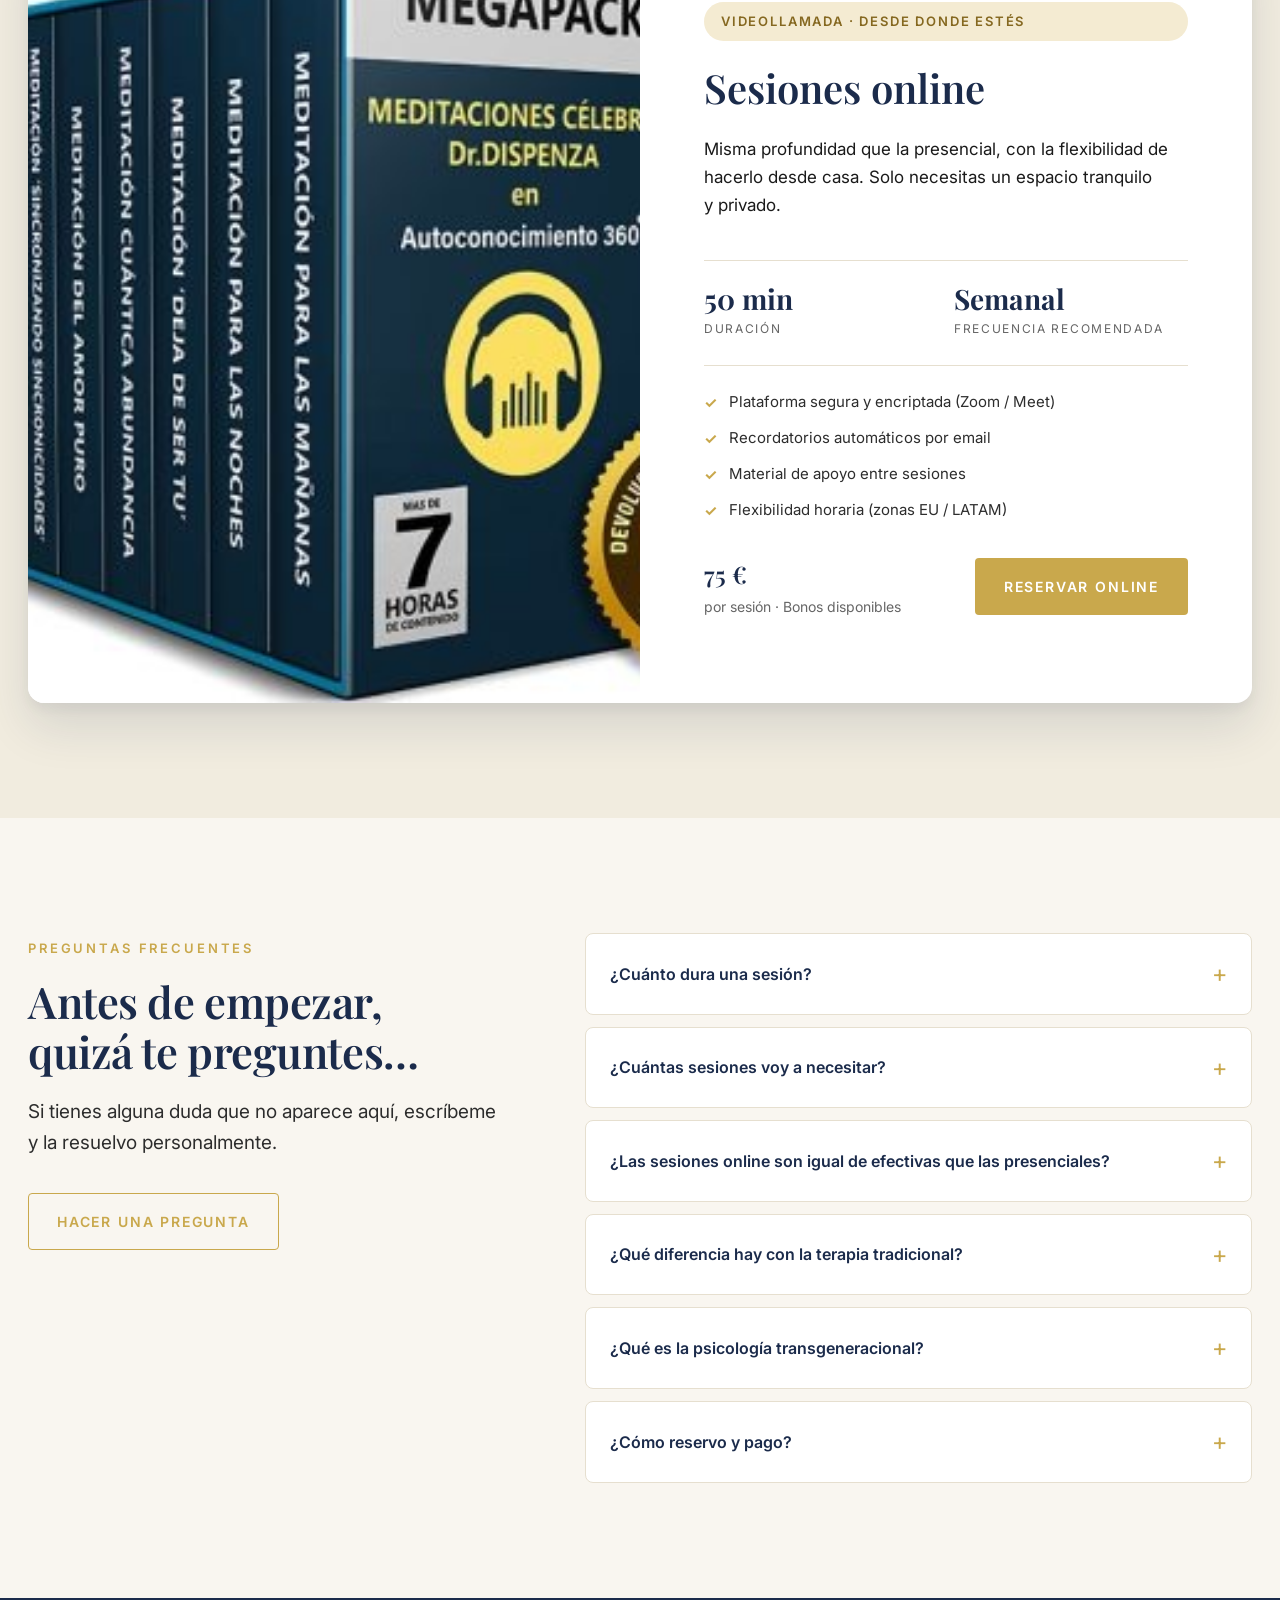
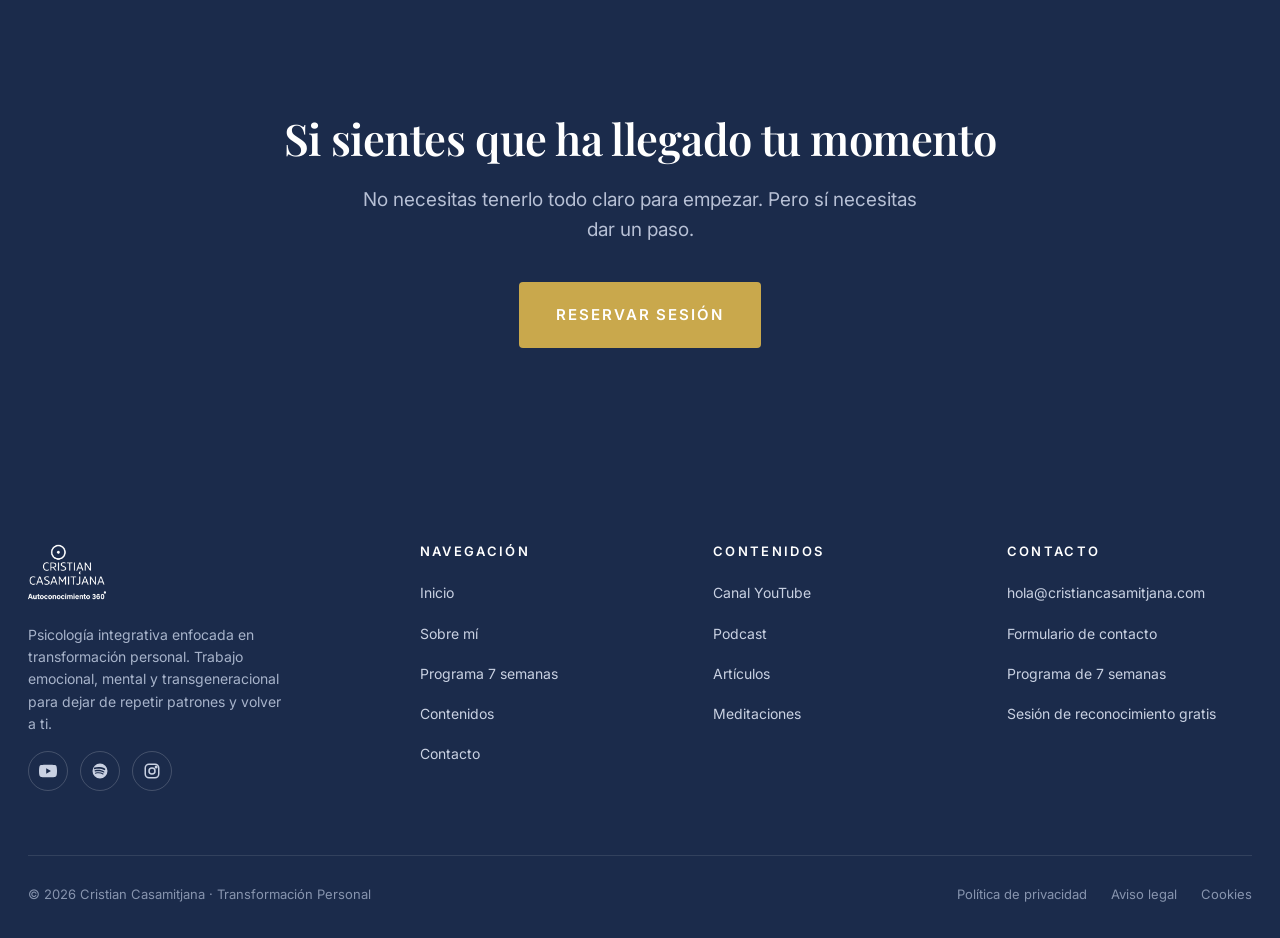
<file: sesiones.html>
<!doctype html>
<html lang="es">
<head>
<meta charset="utf-8" />
<meta name="viewport" content="width=device-width, initial-scale=1" />
<title>Sesiones online y presenciales · Cristian Casamitjana</title>
<meta name="description" content="Sesiones de psicología integrativa online y presenciales. Trabajo emocional, mental y transgeneracional para romper patrones." />
<link rel="preconnect" href="https://fonts.googleapis.com">
<link rel="preconnect" href="https://fonts.gstatic.com" crossorigin>
<link href="https://fonts.googleapis.com/css2?family=Playfair+Display:ital,wght@0,400;0,500;0,600;0,700;1,400;1,500&family=Inter:wght@300;400;500;600;700&display=swap" rel="stylesheet">
<link rel="stylesheet" href="styles.css" />
<style>
.ses-hero { background: var(--cream); padding-top: clamp(56px, 7vw, 90px); padding-bottom: clamp(56px, 7vw, 90px); }
.ses-hero__grid { display: grid; grid-template-columns: 1.1fr .9fr; gap: 64px; align-items: center; }
.ses-hero h1 { font-size: clamp(40px, 5vw, 60px); line-height: 1.1; margin-bottom: 20px; }
.ses-hero h1 em { font-style: italic; color: var(--gold); font-weight: 500; }
.ses-hero .visual { aspect-ratio: 4/5; border-radius: 8px; overflow: hidden; box-shadow: var(--shadow-lg); position: relative; }
.ses-hero .visual img { width: 100%; height: 100%; object-fit: cover; }
.ses-hero .modality-card {
  position: absolute; bottom: 24px; left: 24px; right: 24px;
  background: rgba(255,255,255,.97); padding: 20px; border-radius: 8px; backdrop-filter: blur(8px);
  display: grid; grid-template-columns: 1fr 1fr; gap: 16px;
}
.ses-hero .modality-card .item strong { display:block; font-family: var(--f-display); font-size: 24px; color: var(--navy); line-height: 1; }
.ses-hero .modality-card .item small { color: var(--gray); font-size: 12px; letter-spacing: .12em; text-transform: uppercase; }
@media (max-width: 880px) { .ses-hero__grid { grid-template-columns: 1fr; } }

/* ---- For who ---- */
.forwho { background: var(--white); }
.forwho__grid { display: grid; grid-template-columns: 1fr 1fr; gap: 80px; align-items: center; }
.forwho ul { list-style: none; padding: 0; margin: 32px 0; display: grid; grid-template-columns: 1fr; gap: 14px; }
.forwho li { display: flex; gap: 14px; padding: 16px 20px; background: var(--cream); border-radius: 8px; font-size: 16px; color: var(--ink-soft); }
.forwho li .dot { width: 24px; height: 24px; border-radius: 50%; background: var(--gold); color: white; display: flex; align-items: center; justify-content: center; flex-shrink: 0; }
.forwho .closer { font-family: var(--f-display); font-style: italic; font-size: 22px; color: var(--navy); line-height: 1.4; }
.forwho__visual { aspect-ratio: 5/6; border-radius: 8px; overflow: hidden; }
.forwho__visual img { width: 100%; height: 100%; object-fit: cover; }
@media (max-width: 880px) { .forwho__grid { grid-template-columns: 1fr; gap: 40px; } }

/* ---- Method 3 cards ---- */
.method { background: var(--cream); }
.method__head { text-align: center; max-width: 720px; margin: 0 auto 56px; }
.method__grid { display: grid; grid-template-columns: repeat(3, 1fr); gap: 24px; margin-bottom: 64px; }
.method__card {
  background: var(--white); padding: 40px 32px; border-radius: 12px;
  border: 1px solid var(--hairline); position: relative;
}
.method__card .icon { width: 56px; height: 56px; border-radius: 12px; background: var(--gold-tint); color: var(--gold); display: flex; align-items: center; justify-content: center; margin-bottom: 24px; }
.method__card .step { position: absolute; top: 24px; right: 32px; font-family: var(--f-display); font-size: 56px; color: var(--gold); opacity: .2; line-height: 1; }
.method__card h3 { font-family: var(--f-display); font-size: 22px; margin-bottom: 12px; }
.method__card p { font-size: 15px; color: var(--ink-soft); line-height: 1.6; margin: 0; }

/* ---- Process timeline ---- */
.process { padding: 40px 0 0; }
.process__steps { display: grid; grid-template-columns: repeat(4, 1fr); gap: 0; position: relative; padding: 40px 0; }
.process__steps::before {
  content:''; position: absolute; left: 7%; right: 7%; top: 80px; height: 2px;
  background: repeating-linear-gradient(to right, var(--gold) 0 8px, transparent 8px 16px);
}
.process__step { text-align: center; padding: 0 16px; position: relative; }
.process__step .num {
  width: 48px; height: 48px; border-radius: 50%; background: var(--navy); color: var(--gold);
  font-family: var(--f-display); font-size: 20px; font-weight: 600;
  display: flex; align-items: center; justify-content: center; margin: 0 auto 16px;
  position: relative; z-index: 1; border: 4px solid var(--cream);
}
.process__step h4 { font-family: var(--f-display); font-size: 18px; color: var(--navy); margin: 0 0 6px; font-weight: 600; }
.process__step p { font-size: 13px; color: var(--gray); margin: 0; line-height: 1.5; }
@media (max-width: 880px) { .method__grid { grid-template-columns: 1fr; } .process__steps { grid-template-columns: 1fr 1fr; gap: 32px; } .process__steps::before { display:none; } }

/* ---- Outcomes ---- */
.outc { background: var(--white); }
.outc__grid { display: grid; grid-template-columns: 1fr 1.4fr; gap: 80px; }
.outc__list { display: grid; grid-template-columns: 1fr 1fr; gap: 16px; }
.outc__item { padding: 24px; border-radius: 8px; border: 1px solid var(--hairline); background: var(--cream); }
.outc__item .icon { color: var(--gold); margin-bottom: 12px; }
.outc__item h4 { font-family: var(--f-display); font-size: 18px; margin: 0 0 6px; }
.outc__item p { font-size: 14px; color: var(--gray); margin: 0; line-height: 1.5; }
@media (max-width: 880px) { .outc__grid { grid-template-columns: 1fr; gap: 40px; } .outc__list { grid-template-columns: 1fr; } }

/* ---- Tabs / Modalities ---- */
.modal { background: var(--cream-deep); }
.modal__head { text-align: center; max-width: 760px; margin: 0 auto 48px; }
.tabs { display: flex; justify-content: center; gap: 6px; padding: 6px; background: var(--white); border: 1px solid var(--hairline); border-radius: 999px; max-width: 360px; margin: 0 auto 48px; }
.tabs button {
  flex: 1; padding: 12px 24px; border-radius: 999px; font-weight: 600; font-size: 14px;
  letter-spacing: .04em; color: var(--gray); transition: all .25s;
}
.tabs button.is-active { background: var(--navy); color: white; }
.modal__panel { display: none; }
.modal__panel.is-active { display: block; }
.modal__card {
  display: grid; grid-template-columns: 1fr 1fr; gap: 0; background: var(--white);
  border-radius: 16px; overflow: hidden; box-shadow: var(--shadow-lg);
}
.modal__card .visual { aspect-ratio: 4/5; height: 100%; }
.modal__card .visual img { width: 100%; height: 100%; object-fit: cover; }
.modal__card .body { padding: clamp(40px, 5vw, 64px); display: flex; flex-direction: column; gap: 24px; }
.modal__card .body h3 { font-family: var(--f-display); font-size: clamp(28px, 3.4vw, 40px); margin: 0; }
.modal__card .meta { display: grid; grid-template-columns: 1fr 1fr; gap: 16px; padding: 24px 0; border-top: 1px solid var(--hairline); border-bottom: 1px solid var(--hairline); }
.modal__card .meta strong { display: block; font-family: var(--f-display); font-size: 28px; color: var(--navy); line-height: 1; }
.modal__card .meta small { color: var(--gray); font-size: 12px; letter-spacing: .14em; text-transform: uppercase; }
.modal__card ul { list-style: none; padding: 0; margin: 0; display: flex; flex-direction: column; gap: 10px; }
.modal__card ul li { display: flex; gap: 12px; align-items: flex-start; font-size: 15px; color: var(--ink-soft); }
.modal__card ul li::before { content: '✓'; color: var(--gold); font-weight: 700; margin-top: 1px; }
.modal__price { font-size: 14px; color: var(--gray); }
.modal__price strong { font-family: var(--f-display); font-size: 24px; color: var(--navy); font-weight: 600; display: block; }
@media (max-width: 880px) { .modal__card { grid-template-columns: 1fr; } .modal__card .visual { aspect-ratio: 16/10; } }

/* ---- Testi inline ---- */
.testi-inline { background: var(--white); }
.testi-inline blockquote {
  font-family: var(--f-display); font-style: italic; font-size: clamp(24px, 3vw, 34px);
  line-height: 1.4; color: var(--navy); margin: 0; max-width: 900px; text-align: center; margin-inline: auto;
}
.testi-inline cite { display: block; margin-top: 24px; font-style: normal; font-size: 14px; color: var(--gray); }
.testi-inline cite strong { color: var(--navy); font-size: 16px; display: block; }
.testi-inline .stars { color: var(--gold); font-size: 18px; letter-spacing: 4px; margin-bottom: 24px; }

/* ---- FAQ ---- */
.faq { background: var(--cream); }
.faq__grid { display: grid; grid-template-columns: 1fr 1.4fr; gap: 80px; }
.faq__list { display: flex; flex-direction: column; gap: 12px; }
.faq__item { background: var(--white); border-radius: 8px; border: 1px solid var(--hairline); overflow: hidden; }
.faq__item summary {
  list-style: none; cursor: pointer; padding: 20px 24px;
  display: flex; justify-content: space-between; align-items: center; gap: 16px;
  font-weight: 600; color: var(--navy); font-size: 16px;
}
.faq__item summary::-webkit-details-marker { display: none; }
.faq__item summary::after { content: '+'; font-size: 24px; color: var(--gold); font-weight: 400; transition: transform .3s; }
.faq__item[open] summary::after { transform: rotate(45deg); }
.faq__item p { padding: 0 24px 24px; margin: 0; color: var(--ink-soft); font-size: 15px; line-height: 1.6; }
@media (max-width: 880px) { .faq__grid { grid-template-columns: 1fr; gap: 32px; } }

</style>
</head>
<body data-page="sesiones">
<div id="nav-mount"></div>

<!-- ============ HERO ============ -->
<section class="ses-hero">
  <div class="container container--wide">
    <div class="ses-hero__grid">
      <div class="reveal">
        <div class="eyebrow">Sesiones · Online & Presenciales</div>
        <h1>Sesiones para dejar de repetir lo mismo y entender <em>qué te está pasando</em></h1>
        <p class="lead">Si tu mente no para, repites patrones en tus relaciones o sientes que hay algo que no consigues cambiar… aquí vamos a trabajar en la raíz, no en la superficie.</p>
        <div style="display:flex;gap:16px;flex-wrap:wrap;margin-top:32px">
          <a class="btn btn--primary" href="#modalidades">Ver modalidades</a>
          <a class="btn btn--secondary" href="contacto.html">Reservar sesión</a>
        </div>
      </div>
      <div class="visual reveal">
        <img src="assets/cris-desk.jpg" alt="Sesión online" />
        <div class="modality-card">
          <div class="item"><strong>50 min</strong><small>Duración</small></div>
          <div class="item"><strong>Semanal</strong><small>Frecuencia</small></div>
        </div>
      </div>
    </div>
  </div>
</section>

<!-- ============ FOR WHO ============ -->
<section class="forwho">
  <div class="container container--wide">
    <div class="forwho__grid">
      <div class="forwho__visual reveal">
        <img src="assets/cris-podcast.jpg" alt="Cristian escuchando" />
      </div>
      <div class="reveal">
        <span class="eyebrow">Para quién es</span>
        <h2>Esto es para ti si…</h2>
        <ul>
          <li><span class="dot">✓</span> Sientes que repites las mismas situaciones una y otra vez.</li>
          <li><span class="dot">✓</span> Tu mente no para y entras en bucles de pensamientos.</li>
          <li><span class="dot">✓</span> Te cuesta poner límites o sostener relaciones sanas.</li>
          <li><span class="dot">✓</span> Sabes lo que te pasa… pero no consigues cambiarlo.</li>
          <li><span class="dot">✓</span> Sientes inseguridad o dependencia emocional.</li>
        </ul>
        <p class="closer">No es casualidad. <span class="gold">Hay un patrón detrás de todo eso.</span></p>
      </div>
    </div>
  </div>
</section>

<!-- ============ METHOD ============ -->
<section class="method">
  <div class="container container--wide">
    <div class="method__head reveal">
      <span class="eyebrow">Cómo trabajamos</span>
      <h2>No vamos a quedarnos en la superficie</h2>
      <p class="lead">En las sesiones no solo hablaremos de lo que te pasa. Vamos a ir a la raíz, en tres planos que se sostienen entre sí.</p>
    </div>

    <div class="method__grid">
      <article class="method__card reveal">
        <div class="step">01</div>
        <div class="icon"><svg width="28" height="28" viewBox="0 0 24 24" fill="none" stroke="currentColor" stroke-width="2"><path d="M20.8 4.6a5.5 5.5 0 0 0-7.8 0L12 5.7l-1-1a5.5 5.5 0 0 0-7.8 7.8l1 1L12 21.2l7.8-7.7 1-1a5.5 5.5 0 0 0 0-7.9z"/></svg></div>
        <h3>Entender qué estás sintiendo</h3>
        <p>No solo lo evidente. Lo que se mueve por debajo, lo que se repite, lo que no has podido nombrar todavía.</p>
      </article>
      <article class="method__card reveal">
        <div class="step">02</div>
        <div class="icon"><svg width="28" height="28" viewBox="0 0 24 24" fill="none" stroke="currentColor" stroke-width="2"><path d="M9 3a3 3 0 0 0-3 3v12a3 3 0 0 0 6 0V6a3 3 0 0 0-3-3zM15 3a3 3 0 0 1 3 3v12a3 3 0 0 1-6 0V6a3 3 0 0 1 3-3z"/></svg></div>
        <h3>Salir del bucle mental</h3>
        <p>Identificar las creencias que sostienen el patrón. Cuestionar el diálogo interno. Transformar la mente desde dentro.</p>
      </article>
      <article class="method__card reveal">
        <div class="step">03</div>
        <div class="icon"><svg width="28" height="28" viewBox="0 0 24 24" fill="none" stroke="currentColor" stroke-width="2"><path d="M12 2v8M5 8a7 7 0 0 0 7 7 7 7 0 0 0 7-7M9 5l3-3 3 3"/></svg></div>
        <h3>Lo transgeneracional</h3>
        <p>Lo que has heredado sin darte cuenta. Muchas veces, lo que vives hoy no empieza solo en ti.</p>
      </article>
    </div>

    <!-- Process timeline -->
    <div class="process reveal" style="background:var(--white);padding:40px 24px;border-radius:12px;border:1px solid var(--hairline)">
      <h3 style="text-align:center;font-family:var(--f-display);font-size:24px;margin-bottom:8px">Cómo es el proceso, paso a paso</h3>
      <p class="text-center" style="color:var(--gray);max-width:560px;margin:0 auto 16px;font-size:14px">Cuatro etapas naturales que seguimos juntos. Sin prisa, sin atajos.</p>
      <div class="process__steps">
        <div class="process__step">
          <div class="num">1</div>
          <h4>Contacto</h4>
          <p>Escribes desde el formulario. Te respondo en 24–48h.</p>
        </div>
        <div class="process__step">
          <div class="num">2</div>
          <h4>Sesión de reconocimiento</h4>
          <p>Hablamos de tu momento. Sin compromiso, gratis.</p>
        </div>
        <div class="process__step">
          <div class="num">3</div>
          <h4>Proceso</h4>
          <p>Sesiones semanales. Vamos a la raíz, no a la superficie.</p>
        </div>
        <div class="process__step">
          <div class="num">4</div>
          <h4>Transformación</h4>
          <p>Integras lo trabajado y sostienes el cambio en tu día a día.</p>
        </div>
      </div>
    </div>
  </div>
</section>

<!-- ============ OUTCOMES ============ -->
<section class="outc">
  <div class="container container--wide">
    <div class="outc__grid">
      <div class="reveal">
        <span class="eyebrow">Qué cambia</span>
        <h2>Qué puedes empezar a cambiar</h2>
        <p class="lead">No prometo magia. Sí trabajamos para que vivas con más claridad, libertad y coherencia.</p>
      </div>
      <div class="outc__list reveal">
        <div class="outc__item">
          <svg class="icon" width="22" height="22" viewBox="0 0 24 24" fill="none" stroke="currentColor" stroke-width="2"><circle cx="12" cy="12" r="3"/><path d="M1 12s4-8 11-8 11 8 11 8-4 8-11 8-11-8-11-8z"/></svg>
          <h4>Entender por qué te pasa</h4>
          <p>Comprender la lógica que hay detrás de lo que te pasa.</p>
        </div>
        <div class="outc__item">
          <svg class="icon" width="22" height="22" viewBox="0 0 24 24" fill="none" stroke="currentColor" stroke-width="2"><path d="M3 12h18M12 3v18"/></svg>
          <h4>Salir del bucle mental</h4>
          <p>Tener más claridad y descansar de la rumiación constante.</p>
        </div>
        <div class="outc__item">
          <svg class="icon" width="22" height="22" viewBox="0 0 24 24" fill="none" stroke="currentColor" stroke-width="2"><path d="M16 21v-2a4 4 0 0 0-4-4H6a4 4 0 0 0-4 4v2M22 21v-2a4 4 0 0 0-3-3.87M16 3.13a4 4 0 0 1 0 7.75"/><circle cx="9" cy="7" r="4"/></svg>
          <h4>Relaciones más sanas</h4>
          <p>Relacionarte desde un lugar más seguro y menos reactivo.</p>
        </div>
        <div class="outc__item">
          <svg class="icon" width="22" height="22" viewBox="0 0 24 24" fill="none" stroke="currentColor" stroke-width="2"><rect x="3" y="3" width="18" height="18" rx="2"/><path d="M9 12l2 2 4-4"/></svg>
          <h4>Poner límites sin culpa</h4>
          <p>Decir no cuando es no, sin pagarlo con angustia.</p>
        </div>
        <div class="outc__item">
          <svg class="icon" width="22" height="22" viewBox="0 0 24 24" fill="none" stroke="currentColor" stroke-width="2"><circle cx="12" cy="12" r="10"/><path d="M8 14s1.5 2 4 2 4-2 4-2M9 9h.01M15 9h.01"/></svg>
          <h4>Más seguridad contigo</h4>
          <p>Sentirte más firme con quién eres y lo que necesitas.</p>
        </div>
        <div class="outc__item">
          <svg class="icon" width="22" height="22" viewBox="0 0 24 24" fill="none" stroke="currentColor" stroke-width="2"><path d="M5 3a2 2 0 0 0-2 2v14a2 2 0 0 0 2 2h14a2 2 0 0 0 2-2V5a2 2 0 0 0-2-2zM12 7v10M7 12h10"/></svg>
          <h4>Coherencia y libertad</h4>
          <p>Vivir alineado con tus valores. Menos ruido, más vida.</p>
        </div>
      </div>
    </div>
  </div>
</section>

<!-- ============ TESTIMONIO INLINE ============ -->
<section class="testi-inline" style="padding: clamp(80px,9vw,120px) 0">
  <div class="container container--narrow text-center reveal">
    <div class="stars">★★★★★</div>
    <blockquote>"He dejado de repetir relaciones que me hacían daño y ahora entiendo por qué me pasaba. Ha sido un antes y un después."</blockquote>
    <cite><strong>Lucía M.</strong>Sesiones online · 6 meses · Google Reviews</cite>
  </div>
</section>

<!-- ============ MODALIDADES (TABS) ============ -->
<section class="modal" id="modalidades">
  <div class="container container--wide">
    <div class="modal__head reveal">
      <span class="eyebrow">Modalidades</span>
      <h2>Elige cómo quieres trabajar</h2>
      <p class="lead">Las dos modalidades comparten profundidad y proceso. Cambia el formato, no el trabajo.</p>
    </div>

    <div class="tabs" role="tablist">
      <button class="is-active" data-tab="online" onclick="setTab('online')">Online</button>
      <button data-tab="presencial" onclick="setTab('presencial')">Presencial</button>
    </div>

    <div class="modal__panel is-active" data-panel="online">
      <div class="modal__card reveal">
        <div class="visual"><img src="assets/cris-desk.jpg" alt="Sesión online" /></div>
        <div class="body">
          <div class="tag tag--gold">Videollamada · Desde donde estés</div>
          <h3>Sesiones online</h3>
          <p>Misma profundidad que la presencial, con la flexibilidad de hacerlo desde casa. Solo necesitas un espacio tranquilo y privado.</p>
          <div class="meta">
            <div><strong>50 min</strong><small>Duración</small></div>
            <div><strong>Semanal</strong><small>Frecuencia recomendada</small></div>
          </div>
          <ul>
            <li>Plataforma segura y encriptada (Zoom / Meet)</li>
            <li>Recordatorios automáticos por email</li>
            <li>Material de apoyo entre sesiones</li>
            <li>Flexibilidad horaria (zonas EU / LATAM)</li>
          </ul>
          <div style="display:flex;gap:16px;align-items:center;justify-content:space-between;flex-wrap:wrap;margin-top:8px">
            <div class="modal__price"><strong>75 €</strong>por sesión · Bonos disponibles</div>
            <a class="btn btn--primary" href="contacto.html">Reservar online</a>
          </div>
        </div>
      </div>
    </div>

    <div class="modal__panel" data-panel="presencial">
      <div class="modal__card reveal">
        <div class="visual"><img src="assets/cris-portrait.jpg" alt="Sesión presencial" /></div>
        <div class="body">
          <div class="tag tag--gold">En consulta · Cataluña</div>
          <h3>Sesiones presenciales</h3>
          <p>Entorno íntimo, sin distracciones, en un espacio pensado para hacer un trabajo más profundo cara a cara.</p>
          <div class="meta">
            <div><strong>50 min</strong><small>Duración</small></div>
            <div><strong>Consultar</strong><small>Disponibilidad</small></div>
          </div>
          <ul>
            <li>Consulta privada en entorno natural</li>
            <li>Ideal para sesiones intensivas o de cierre de proceso</li>
            <li>Espacio cálido, luz natural, café incluido</li>
            <li>Acceso fácil en coche desde Barcelona o Tarragona</li>
          </ul>
          <div style="display:flex;gap:16px;align-items:center;justify-content:space-between;flex-wrap:wrap;margin-top:8px">
            <div class="modal__price"><strong>85 €</strong>por sesión · Bonos disponibles</div>
            <a class="btn btn--primary" href="contacto.html">Reservar presencial</a>
          </div>
        </div>
      </div>
    </div>
  </div>
</section>

<!-- ============ FAQ ============ -->
<section class="faq">
  <div class="container container--wide">
    <div class="faq__grid">
      <div class="reveal">
        <span class="eyebrow">Preguntas frecuentes</span>
        <h2>Antes de empezar, quizá te preguntes…</h2>
        <p class="lead">Si tienes alguna duda que no aparece aquí, escríbeme y la resuelvo personalmente.</p>
        <a class="btn btn--secondary" href="contacto.html" style="margin-top:16px">Hacer una pregunta</a>
      </div>
      <div class="faq__list reveal">
        <details class="faq__item">
          <summary>¿Cuánto dura una sesión?</summary>
          <p>Cada sesión dura 50 minutos. Si en algún momento necesitamos más tiempo (por ejemplo en una sesión de cierre o intensiva), lo acordamos antes.</p>
        </details>
        <details class="faq__item">
          <summary>¿Cuántas sesiones voy a necesitar?</summary>
          <p>Depende del momento en el que estés y del trabajo que quieras hacer. Lo habitual son procesos de 3 a 6 meses con sesiones semanales. Si lo que buscas es algo más estructurado, el <a href="programa.html">Programa de 7 semanas</a> puede encajar mejor.</p>
        </details>
        <details class="faq__item">
          <summary>¿Las sesiones online son igual de efectivas que las presenciales?</summary>
          <p>Sí. La evidencia clínica de los últimos años confirma que en procesos de psicoterapia integrativa el formato online ofrece resultados equivalentes, siempre que tengas un espacio privado y tranquilo donde conectarte.</p>
        </details>
        <details class="faq__item">
          <summary>¿Qué diferencia hay con la terapia tradicional?</summary>
          <p>Trabajo desde una mirada integrativa: combinamos lo emocional, mental, conductual y transgeneracional. No nos quedamos solo en el síntoma — vamos a la raíz para entender de dónde viene el patrón.</p>
        </details>
        <details class="faq__item">
          <summary>¿Qué es la psicología transgeneracional?</summary>
          <p>Es una mirada que tiene en cuenta cómo lo que vivieron las generaciones anteriores sigue operando en ti, en forma de mandatos, lealtades, heridas o patrones repetidos a través del árbol familiar.</p>
        </details>
        <details class="faq__item">
          <summary>¿Cómo reservo y pago?</summary>
          <p>Escribes desde el formulario de contacto, te respondo en 24–48h y agendamos la sesión de reconocimiento gratuita. A partir de ahí, las sesiones se pagan por transferencia o Bizum antes de cada cita.</p>
        </details>
      </div>
    </div>
  </div>
</section>

<!-- ============ CTA ============ -->
<section class="section--navy text-center" style="padding: clamp(80px,9vw,120px) 0">
  <div class="container container--narrow">
    <h2>Si sientes que ha llegado tu momento</h2>
    <p class="lead" style="color:#B7C0D5; max-width: 560px; margin: 0 auto 36px">No necesitas tenerlo todo claro para empezar. Pero sí necesitas dar un paso.</p>
    <a class="btn btn--primary btn--lg" href="contacto.html">Reservar sesión</a>
  </div>
</section>

<div id="footer-mount"></div>
<script src="partials.js"></script>
<script>
  function setTab(t) {
    document.querySelectorAll('.tabs button').forEach(b => b.classList.toggle('is-active', b.dataset.tab === t));
    document.querySelectorAll('.modal__panel').forEach(p => p.classList.toggle('is-active', p.dataset.panel === t));
  }
</script>
</body>
</html>
</file>
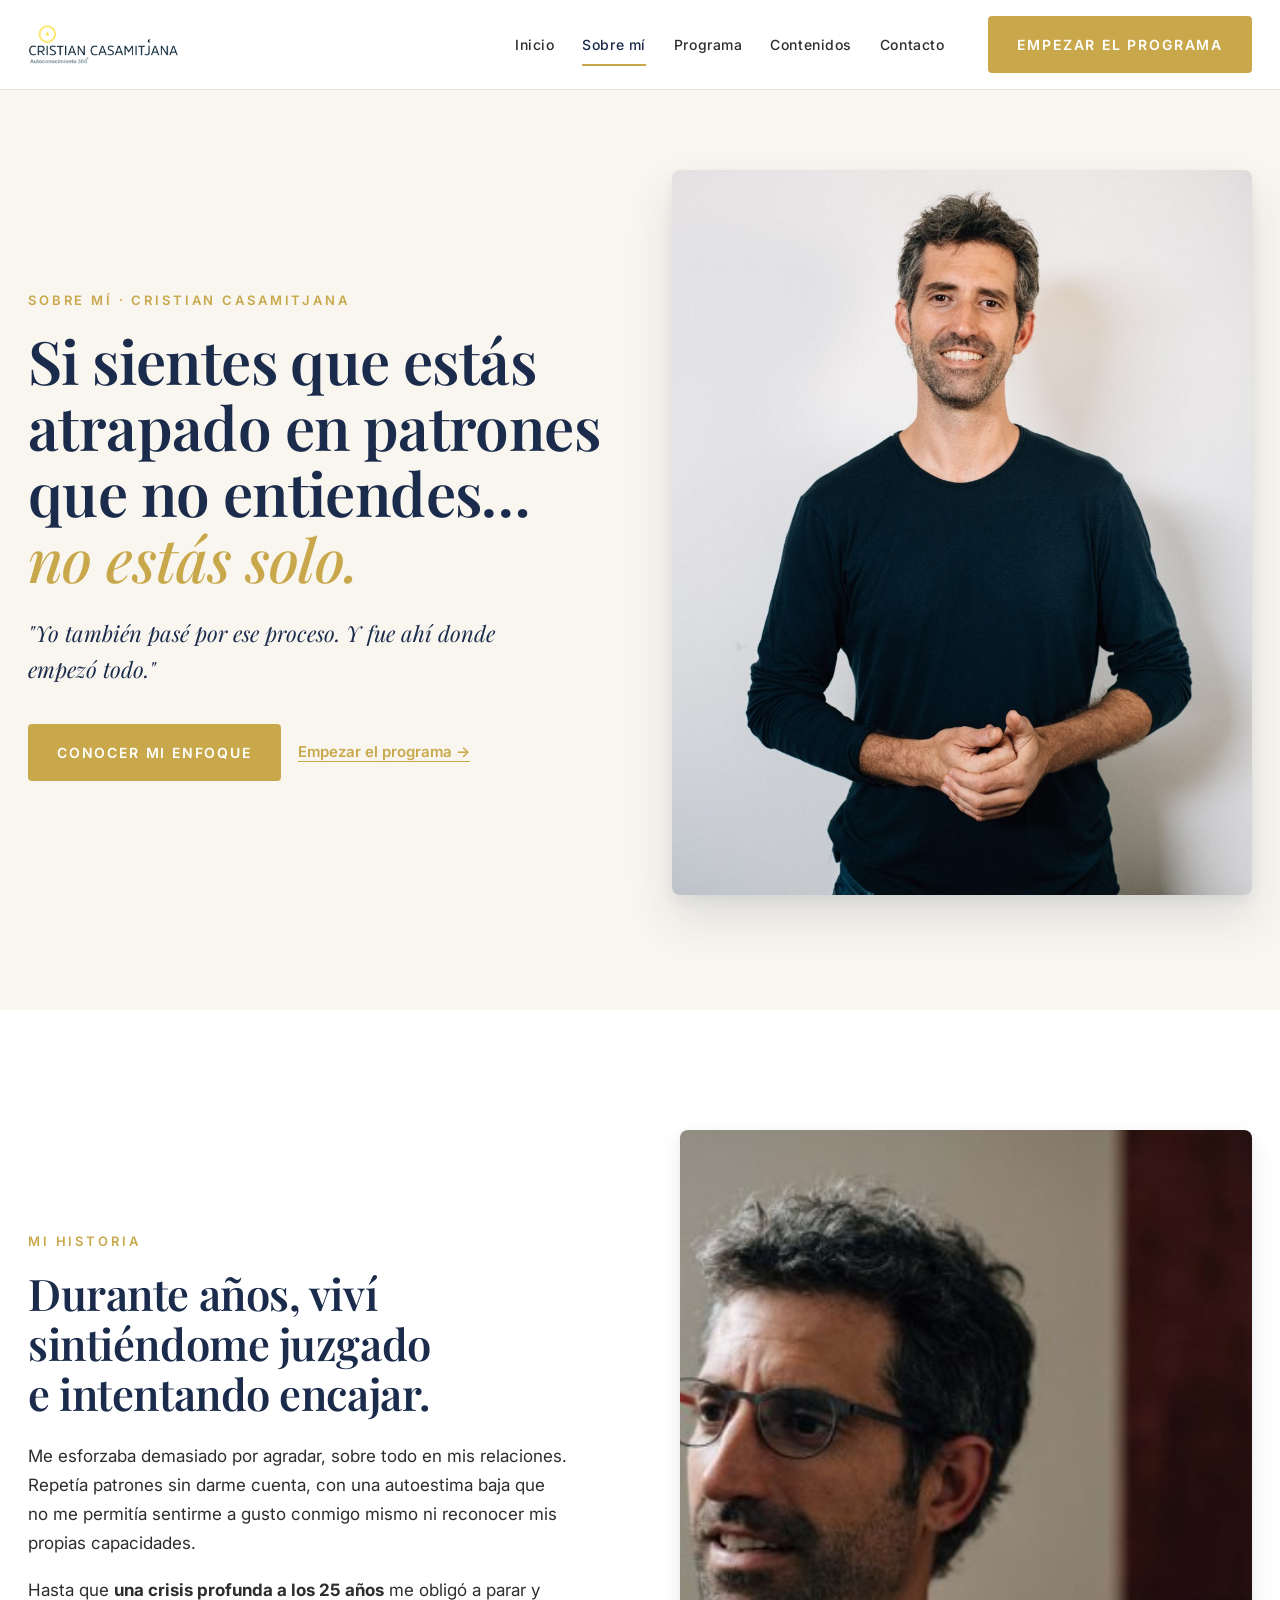
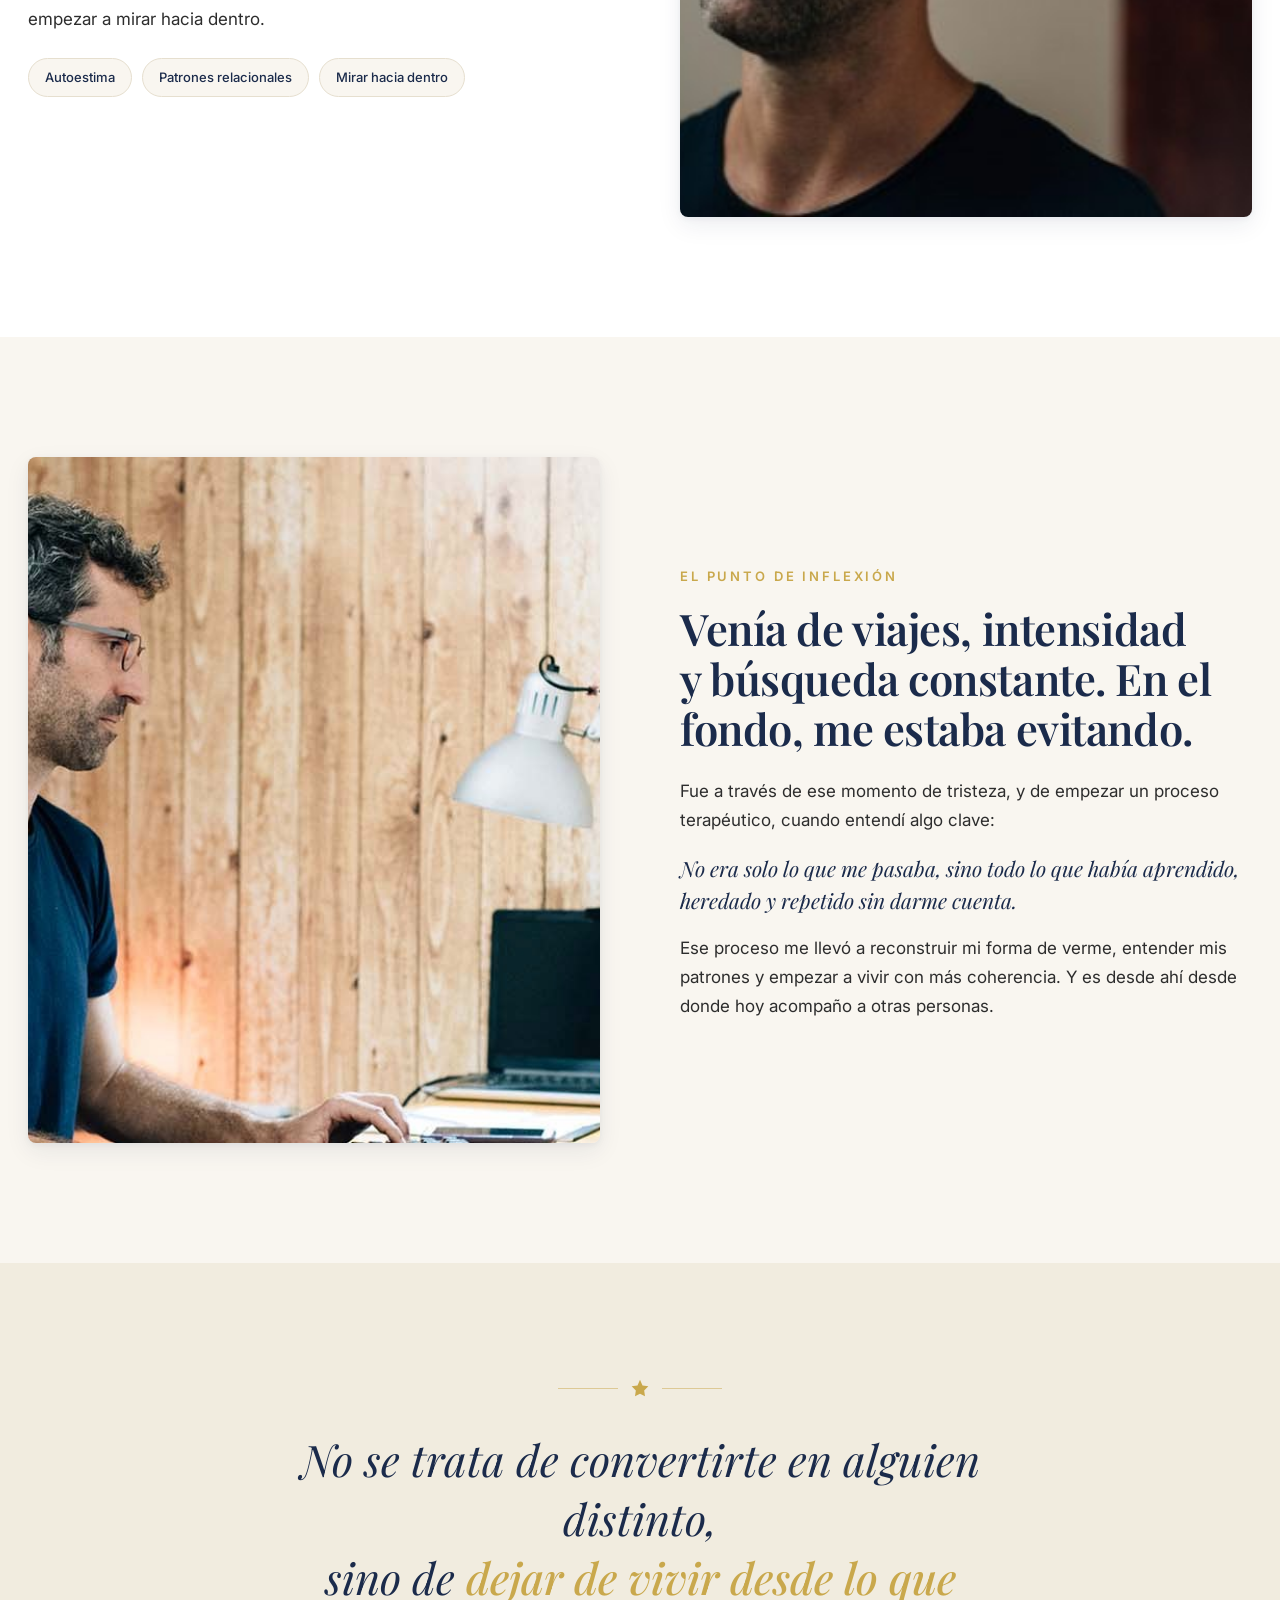
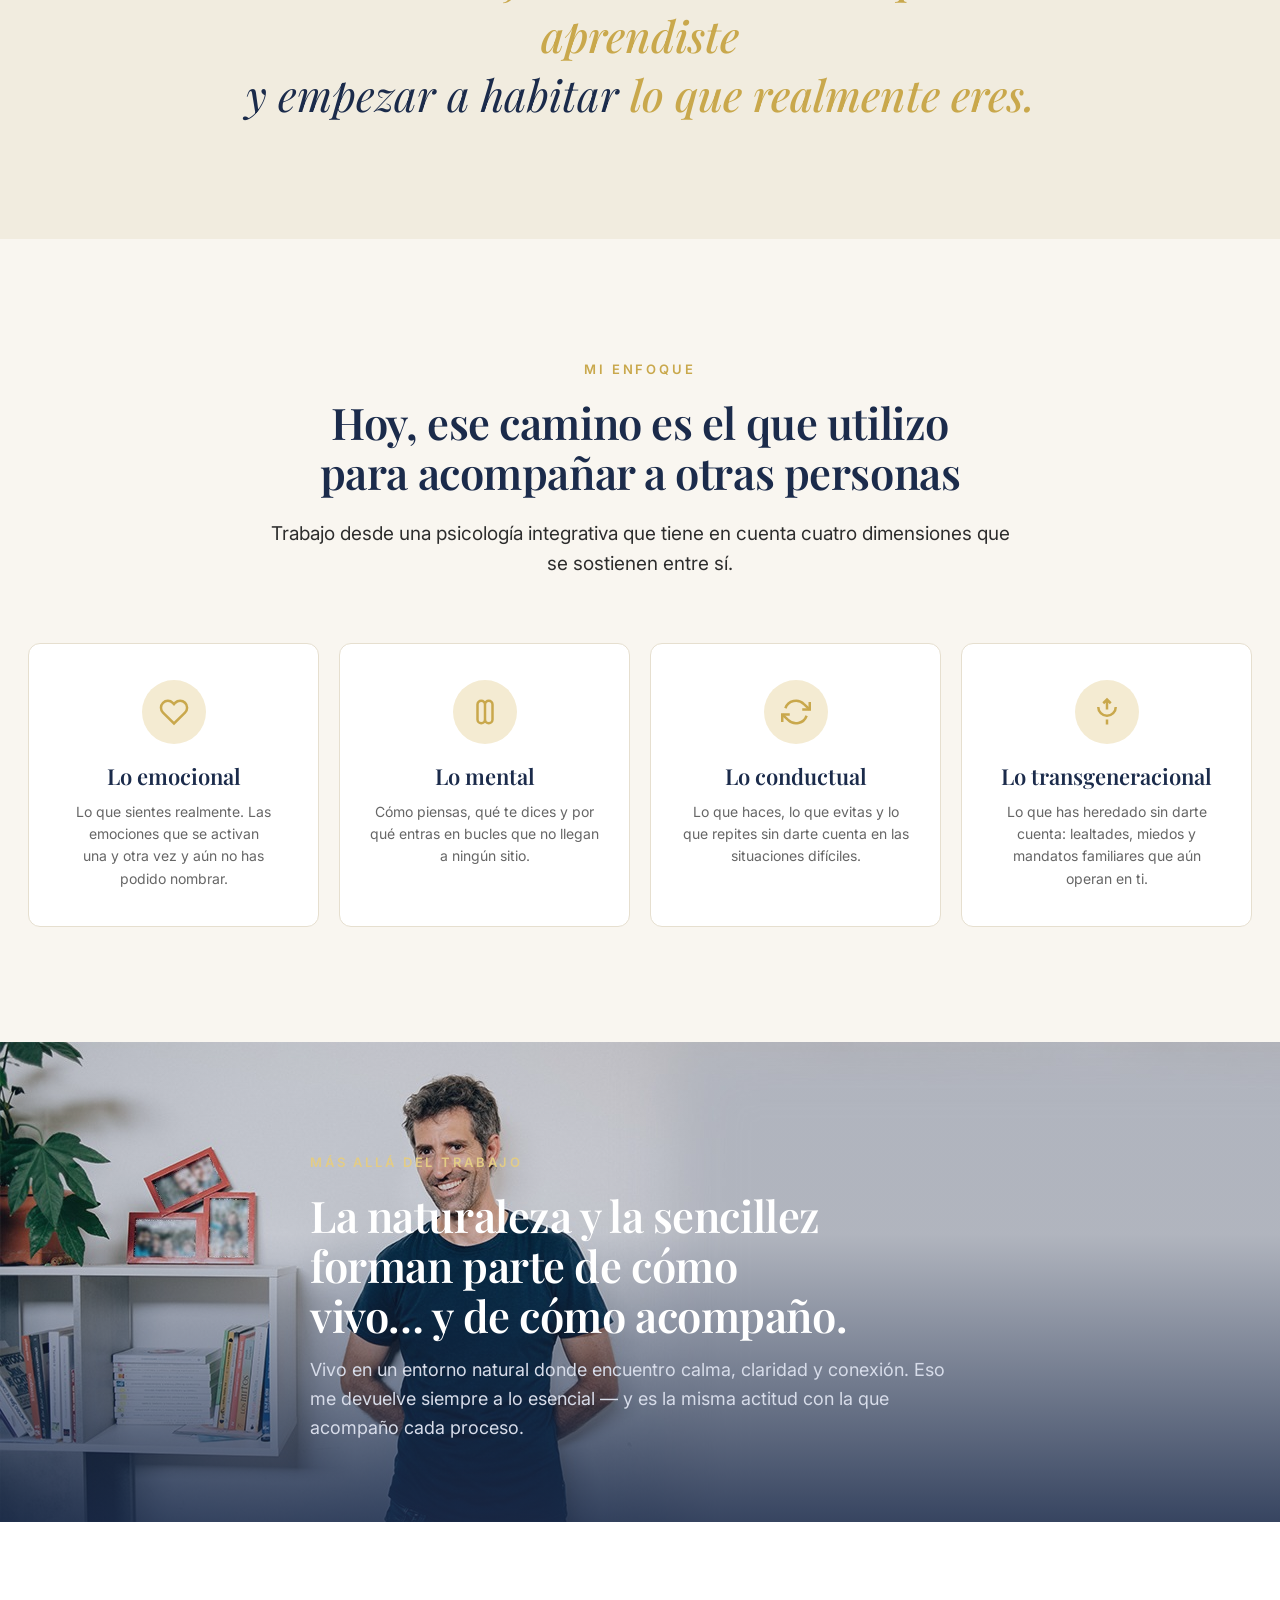
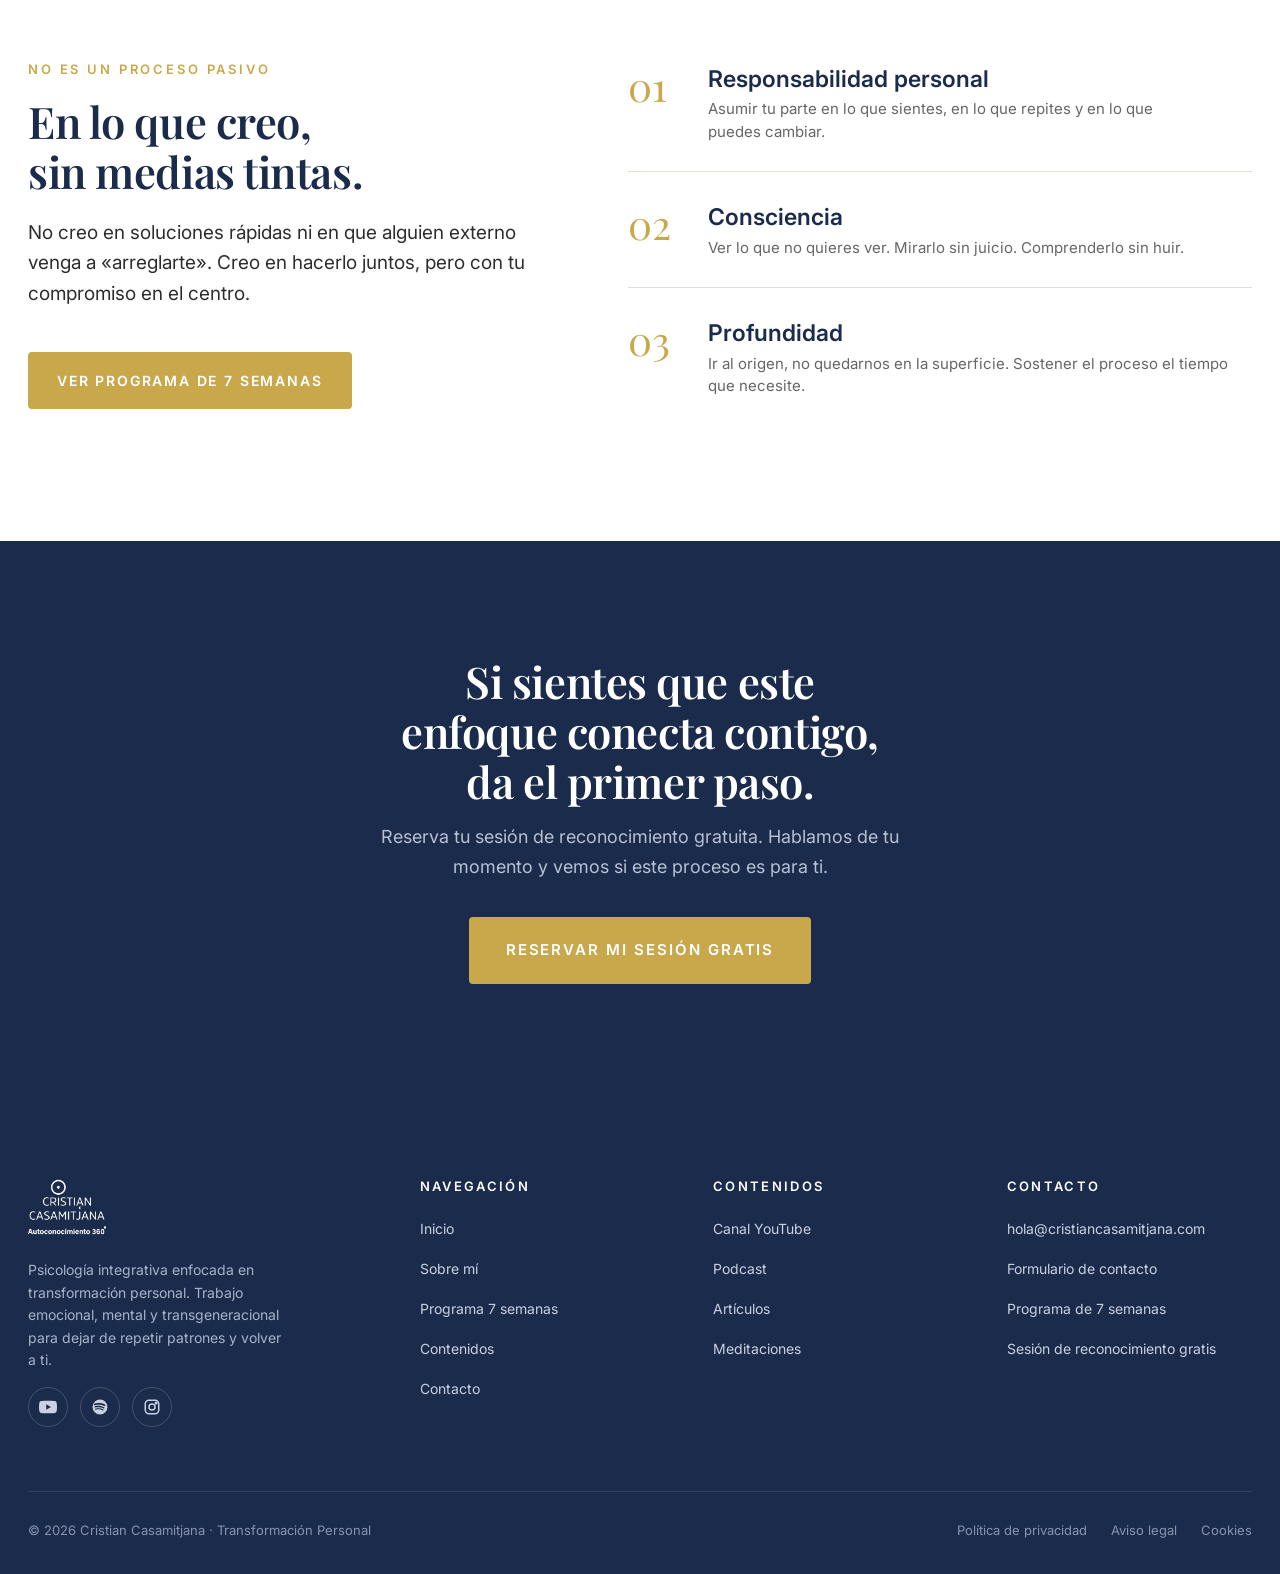
<file: sobre-mi.html>
<!doctype html>
<html lang="es">
<head>
<meta charset="utf-8" />
<meta name="viewport" content="width=device-width, initial-scale=1" />
<title>Sobre mí · Cristian Casamitjana · Psicología integrativa</title>
<meta name="description" content="Mi historia, mi enfoque y la psicología integrativa con la que acompaño procesos de transformación personal." />
<link rel="preconnect" href="https://fonts.googleapis.com">
<link rel="preconnect" href="https://fonts.gstatic.com" crossorigin>
<link href="https://fonts.googleapis.com/css2?family=Playfair+Display:ital,wght@0,400;0,500;0,600;0,700;1,400;1,500&family=Inter:wght@300;400;500;600;700&display=swap" rel="stylesheet">
<link rel="stylesheet" href="styles.css" />
<style>
/* ---- Hero ---- */
.about-hero { background: var(--cream); padding-top: clamp(48px, 7vw, 80px); }
.about-hero__grid { display: grid; grid-template-columns: 1fr 1fr; gap: 64px; align-items: center; }
.about-hero h1 { font-size: clamp(40px, 5vw, 60px); line-height: 1.1; margin-bottom: 24px; }
.about-hero h1 em { font-style: italic; color: var(--gold); font-weight: 500; }
.about-hero .visual { aspect-ratio: 4/5; border-radius: 8px; overflow: hidden; box-shadow: var(--shadow-lg); position: relative; }
.about-hero .visual img { width: 100%; height: 100%; object-fit: cover; }
.about-hero .visual::after { content: ''; position: absolute; right: -24px; bottom: -24px; width: 100%; height: 100%; border: 2px solid var(--gold); border-radius: 8px; z-index: -1; }
.about-hero p.intro { font-family: var(--f-display); font-style: italic; font-size: 22px; color: var(--navy); margin: 0; }
@media (max-width: 880px) { .about-hero__grid { grid-template-columns: 1fr; } }

/* ---- Story sections (alternating) ---- */
.story-block { padding: clamp(72px, 10vw, 120px) 0; }
.story-block__grid { display: grid; grid-template-columns: 1fr 1fr; gap: 80px; align-items: center; }
.story-block.alt .story-block__grid { grid-template-columns: 1fr 1fr; }
.story-block.alt .story-block__visual { order: -1; }
.story-block__visual { aspect-ratio: 5/6; border-radius: 8px; overflow: hidden; box-shadow: var(--shadow); }
.story-block__visual img { width: 100%; height: 100%; object-fit: cover; }
.story-block h2 { margin-bottom: 24px; }
.story-block p { font-size: 17px; line-height: 1.7; color: var(--ink-soft); margin-bottom: 18px; }
.story-block ul.tags { display: flex; flex-wrap: wrap; gap: 10px; list-style: none; padding: 0; margin: 24px 0; }
.story-block ul.tags li { padding: 8px 16px; background: var(--cream); border: 1px solid var(--hairline); border-radius: 999px; font-size: 13px; color: var(--navy); font-weight: 500; }
@media (max-width: 880px) {
  .story-block__grid, .story-block.alt .story-block__grid { grid-template-columns: 1fr; gap: 40px; }
  .story-block.alt .story-block__visual { order: 0; }
}

/* ---- Key quote ---- */
.keyquote { background: var(--cream-deep); padding: clamp(80px, 9vw, 120px) 0; text-align: center; }
.keyquote .ornament { justify-content: center; margin-bottom: 32px; }
.keyquote blockquote { margin: 0; font-family: var(--f-display); font-style: italic; font-size: clamp(28px, 3.4vw, 44px); line-height: 1.35; color: var(--navy); max-width: 900px; margin-inline: auto; }
.keyquote blockquote em { color: var(--gold); font-style: italic; font-weight: 500; }

/* ---- Approach 4 pillars ---- */
.pillars { background: var(--cream); }
.pillars__head { text-align: center; max-width: 760px; margin: 0 auto 64px; }
.pillars__grid { display: grid; grid-template-columns: repeat(4, 1fr); gap: 20px; }
.pillar {
  background: var(--white); padding: 36px 28px; border-radius: 12px;
  border: 1px solid var(--hairline); text-align: center; transition: all .3s;
}
.pillar:hover { transform: translateY(-4px); box-shadow: var(--shadow); }
.pillar .icon { width: 64px; height: 64px; border-radius: 50%; background: var(--gold-tint); color: var(--gold); display: flex; align-items: center; justify-content: center; margin: 0 auto 20px; }
.pillar h3 { font-family: var(--f-display); font-size: 22px; font-weight: 600; }
.pillar p { font-size: 14px; color: var(--gray); margin: 0; line-height: 1.6; }
@media (max-width: 880px) { .pillars__grid { grid-template-columns: 1fr 1fr; } }
@media (max-width: 520px) { .pillars__grid { grid-template-columns: 1fr; } }

/* ---- Nature banner ---- */
.nature {
  position: relative; min-height: 480px; overflow: hidden;
  display: flex; align-items: flex-end; padding: 0;
}
.nature__bg { position: absolute; inset: 0; }
.nature__bg img { width: 100%; height: 100%; object-fit: cover; }
.nature__bg::after { content: ''; position: absolute; inset: 0; background: linear-gradient(0deg, rgba(27,43,75,.85) 0%, rgba(27,43,75,.2) 60%); }
.nature__content { position: relative; padding: 80px 0; color: #EFE9DA; max-width: 660px; }
.nature__content h2 { color: white; margin-bottom: 16px; }
.nature__content p { color: #D7DCE9; font-size: 18px; line-height: 1.6; margin: 0; }

/* ---- Principles ---- */
.principles { background: var(--white); }
.principles__grid { display: grid; grid-template-columns: 1fr 1.2fr; gap: 80px; align-items: center; }
.principles__list { display: flex; flex-direction: column; gap: 4px; }
.principle {
  display: flex; gap: 24px; padding: 28px 0; border-bottom: 1px solid var(--hairline);
}
.principle:last-child { border-bottom: 0; }
.principle .num { font-family: var(--f-display); font-size: 40px; color: var(--gold); line-height: 1; min-width: 56px; }
.principle h3 { margin-bottom: 6px; }
.principle p { font-size: 15px; color: var(--gray); margin: 0; line-height: 1.5; }
@media (max-width: 880px) { .principles__grid { grid-template-columns: 1fr; gap: 40px; } }

/* ---- CTA bottom ---- */
.about-cta { background: var(--navy); color: #E5E9F2; text-align: center; }
.about-cta h2 { color: white; max-width: 800px; margin: 0 auto 16px; }
.about-cta p { color: #B7C0D5; max-width: 600px; margin: 0 auto 36px; font-size: 18px; }

/* ---- Floating leaf ornament ---- */
.leaf-orn { width: 80px; height: 24px; color: var(--gold); }
</style>
</head>
<body data-page="sobre">
<div id="nav-mount"></div>

<!-- ============ HERO ============ -->
<section class="about-hero">
  <div class="container container--wide">
    <div class="about-hero__grid">
      <div class="reveal">
        <div class="eyebrow">Sobre mí · Cristian Casamitjana</div>
        <h1>Si sientes que estás atrapado en patrones que no entiendes… <em>no estás solo.</em></h1>
        <p class="intro">"Yo también pasé por ese proceso. Y fue ahí donde empezó todo."</p>
        <div style="margin-top: 36px; display:flex; gap:16px; flex-wrap:wrap">
          <a class="btn btn--primary" href="#enfoque">Conocer mi enfoque</a>
          <a class="btn btn--ghost" href="contacto.html">Empezar el programa →</a>
        </div>
      </div>
      <div class="visual reveal">
        <img src="assets/cris-full.jpg" alt="Cristian Casamitjana" />
      </div>
    </div>
  </div>
</section>

<!-- ============ STORY 1 ============ -->
<section class="story-block">
  <div class="container container--wide">
    <div class="story-block__grid">
      <div class="reveal">
        <span class="eyebrow">Mi historia</span>
        <h2>Durante años, viví sintiéndome juzgado e intentando encajar.</h2>
        <p>Me esforzaba demasiado por agradar, sobre todo en mis relaciones. Repetía patrones sin darme cuenta, con una autoestima baja que no me permitía sentirme a gusto conmigo mismo ni reconocer mis propias capacidades.</p>
        <p>Hasta que <strong>una crisis profunda a los 25 años</strong> me obligó a parar y empezar a mirar hacia dentro.</p>
        <ul class="tags">
          <li>Autoestima</li><li>Patrones relacionales</li><li>Mirar hacia dentro</li>
        </ul>
      </div>
      <div class="story-block__visual reveal">
        <img src="assets/cris-glasses.jpg" alt="Cristian — retrato natural" />
      </div>
    </div>
  </div>
</section>

<!-- ============ STORY 2 ============ -->
<section class="story-block alt section--cream">
  <div class="container container--wide">
    <div class="story-block__grid">
      <div class="reveal">
        <span class="eyebrow">El punto de inflexión</span>
        <h2>Venía de viajes, intensidad y búsqueda constante. En el fondo, me estaba evitando.</h2>
        <p>Fue a través de ese momento de tristeza, y de empezar un proceso terapéutico, cuando entendí algo clave:</p>
        <p style="font-family:var(--f-display);font-style:italic;font-size:21px;color:var(--navy);line-height:1.5">No era solo lo que me pasaba, sino todo lo que había aprendido, heredado y repetido sin darme cuenta.</p>
        <p>Ese proceso me llevó a reconstruir mi forma de verme, entender mis patrones y empezar a vivir con más coherencia. Y es desde ahí desde donde hoy acompaño a otras personas.</p>
      </div>
      <div class="story-block__visual reveal">
        <img src="assets/cris-tree-environment.jpg" alt="Cristian en entorno natural" />
      </div>
    </div>
  </div>
</section>

<!-- ============ KEY QUOTE ============ -->
<section class="keyquote">
  <div class="container container--narrow reveal">
    <div class="ornament"><svg width="20" height="20" viewBox="0 0 24 24" fill="currentColor"><path d="M12 2L9 9l-7 1 5 5-1 7 6-3 6 3-1-7 5-5-7-1z"/></svg></div>
    <blockquote>
      No se trata de convertirte en alguien distinto,<br/>
      sino de <em>dejar de vivir desde lo que aprendiste</em><br/>
      y empezar a habitar <em>lo que realmente eres.</em>
    </blockquote>
  </div>
</section>

<!-- ============ APPROACH / 4 PILLARS ============ -->
<section class="pillars" id="enfoque">
  <div class="container container--wide">
    <div class="pillars__head reveal">
      <span class="eyebrow">Mi enfoque</span>
      <h2>Hoy, ese camino es el que utilizo para acompañar a otras personas</h2>
      <p class="lead">Trabajo desde una psicología integrativa que tiene en cuenta cuatro dimensiones que se sostienen entre sí.</p>
    </div>
    <div class="pillars__grid">
      <article class="pillar reveal">
        <div class="icon">
          <svg width="30" height="30" viewBox="0 0 24 24" fill="none" stroke="currentColor" stroke-width="2"><path d="M20.8 4.6a5.5 5.5 0 0 0-7.8 0L12 5.7l-1-1a5.5 5.5 0 0 0-7.8 7.8l1 1L12 21.2l7.8-7.7 1-1a5.5 5.5 0 0 0 0-7.9z"/></svg>
        </div>
        <h3>Lo emocional</h3>
        <p>Lo que sientes realmente. Las emociones que se activan una y otra vez y aún no has podido nombrar.</p>
      </article>
      <article class="pillar reveal">
        <div class="icon">
          <svg width="30" height="30" viewBox="0 0 24 24" fill="none" stroke="currentColor" stroke-width="2"><path d="M9 3a3 3 0 0 0-3 3v12a3 3 0 0 0 6 0V6a3 3 0 0 0-3-3zM15 3a3 3 0 0 1 3 3v12a3 3 0 0 1-6 0V6a3 3 0 0 1 3-3z"/></svg>
        </div>
        <h3>Lo mental</h3>
        <p>Cómo piensas, qué te dices y por qué entras en bucles que no llegan a ningún sitio.</p>
      </article>
      <article class="pillar reveal">
        <div class="icon">
          <svg width="30" height="30" viewBox="0 0 24 24" fill="none" stroke="currentColor" stroke-width="2"><polyline points="23 4 23 10 17 10"/><polyline points="1 20 1 14 7 14"/><path d="M3.5 9a9 9 0 0 1 14.85-3.36L23 10M1 14l4.65 4.36A9 9 0 0 0 20.5 15"/></svg>
        </div>
        <h3>Lo conductual</h3>
        <p>Lo que haces, lo que evitas y lo que repites sin darte cuenta en las situaciones difíciles.</p>
      </article>
      <article class="pillar reveal">
        <div class="icon">
          <svg width="30" height="30" viewBox="0 0 24 24" fill="none" stroke="currentColor" stroke-width="2"><path d="M12 2v8M12 22v-4M5 8a7 7 0 0 0 7 7 7 7 0 0 0 7-7M9 5l3-3 3 3"/></svg>
        </div>
        <h3>Lo transgeneracional</h3>
        <p>Lo que has heredado sin darte cuenta: lealtades, miedos y mandatos familiares que aún operan en ti.</p>
      </article>
    </div>
  </div>
</section>

<!-- ============ NATURE BANNER ============ -->
<section class="nature">
  <div class="nature__bg"><img src="assets/cris-banner.jpg" alt="Cristian en entorno natural" /></div>
  <div class="container container--wide">
    <div class="nature__content reveal">
      <span class="eyebrow" style="color:var(--gold-soft)">Más allá del trabajo</span>
      <h2>La naturaleza y la sencillez forman parte de cómo vivo… y de cómo acompaño.</h2>
      <p>Vivo en un entorno natural donde encuentro calma, claridad y conexión. Eso me devuelve siempre a lo esencial — y es la misma actitud con la que acompaño cada proceso.</p>
    </div>
  </div>
</section>

<!-- ============ PRINCIPLES ============ -->
<section class="principles">
  <div class="container container--wide">
    <div class="principles__grid">
      <div class="reveal">
        <span class="eyebrow">No es un proceso pasivo</span>
        <h2>En lo que creo, sin medias tintas.</h2>
        <p class="lead">No creo en soluciones rápidas ni en que alguien externo venga a «arreglarte». Creo en hacerlo juntos, pero con tu compromiso en el centro.</p>
        <a class="btn btn--primary" href="programa.html" style="margin-top:24px">Ver programa de 7 semanas</a>
      </div>
      <div class="principles__list reveal">
        <div class="principle">
          <div class="num">01</div>
          <div>
            <h3>Responsabilidad personal</h3>
            <p>Asumir tu parte en lo que sientes, en lo que repites y en lo que puedes cambiar.</p>
          </div>
        </div>
        <div class="principle">
          <div class="num">02</div>
          <div>
            <h3>Consciencia</h3>
            <p>Ver lo que no quieres ver. Mirarlo sin juicio. Comprenderlo sin huir.</p>
          </div>
        </div>
        <div class="principle">
          <div class="num">03</div>
          <div>
            <h3>Profundidad</h3>
            <p>Ir al origen, no quedarnos en la superficie. Sostener el proceso el tiempo que necesite.</p>
          </div>
        </div>
      </div>
    </div>
  </div>
</section>

<!-- ============ CTA ============ -->
<section class="about-cta section--navy" style="padding: clamp(80px,9vw,120px) 0">
  <div class="container container--narrow text-center">
    <h2>Si sientes que este enfoque conecta contigo,<br/>da el primer paso.</h2>
    <p>Reserva tu sesión de reconocimiento gratuita. Hablamos de tu momento y vemos si este proceso es para ti.</p>
    <a class="btn btn--primary btn--lg" href="contacto.html">Reservar mi sesión gratis</a>
  </div>
</section>

<div id="footer-mount"></div>
<script src="partials.js"></script>
</body>
</html>
</file>
<file: styles.css>
/* =========================================================
   CRISTIAN CASAMITJANA · Sistema de diseño
   Tokens, base, componentes
   ========================================================= */

:root {
  /* Color */
  --navy: #1B2B4B;
  --navy-700: #243657;
  --navy-900: #121E37;
  --gold: #C9A84C;
  --gold-soft: #E3CC85;
  --gold-tint: #F4EBD2;
  --cream: #F9F6F0;
  --cream-deep: #F1ECDF;
  --ink: #1A1A1A;
  --ink-soft: #2D2D2D;
  --gray: #666666;
  --gray-light: #B8B8B8;
  --hairline: #E6DFCF;
  --white: #FFFFFF;
  --success: #5A8F66;
  --danger: #B45151;

  /* Typography */
  --f-display: 'Playfair Display', 'Times New Roman', serif;
  --f-body: 'Inter', -apple-system, BlinkMacSystemFont, 'Segoe UI', sans-serif;

  /* Sizing */
  --container: 1200px;
  --container-wide: 1320px;
  --radius-sm: 4px;
  --radius: 8px;
  --radius-lg: 16px;
  --radius-xl: 28px;

  /* Spacing */
  --s-1: 4px;
  --s-2: 8px;
  --s-3: 12px;
  --s-4: 16px;
  --s-5: 24px;
  --s-6: 32px;
  --s-7: 48px;
  --s-8: 64px;
  --s-9: 96px;
  --s-10: 128px;

  /* Shadow */
  --shadow-sm: 0 1px 2px rgba(27, 43, 75, .06), 0 1px 1px rgba(27, 43, 75, .04);
  --shadow: 0 8px 24px rgba(27, 43, 75, .08), 0 2px 6px rgba(27, 43, 75, .05);
  --shadow-lg: 0 24px 48px rgba(27, 43, 75, .12), 0 6px 12px rgba(27, 43, 75, .06);
}

/* ---- Reset ---- */
*, *::before, *::after { box-sizing: border-box; }
html { scroll-behavior: smooth; }
body {
  margin: 0;
  font-family: var(--f-body);
  font-size: 17px;
  line-height: 1.65;
  color: var(--ink);
  background: var(--white);
  -webkit-font-smoothing: antialiased;
  text-rendering: optimizeLegibility;
}
img { max-width: 100%; display: block; }
a { color: inherit; text-decoration: none; }
button { font-family: inherit; cursor: pointer; border: 0; background: transparent; }
p { margin: 0 0 1em; text-wrap: pretty; }
h1, h2, h3, h4 { margin: 0 0 .5em; font-family: var(--f-display); font-weight: 600; color: var(--navy); letter-spacing: -0.01em; line-height: 1.15; text-wrap: balance; }
h1 { font-size: clamp(40px, 5.6vw, 64px); font-weight: 600; }
h2 { font-size: clamp(30px, 3.4vw, 44px); }
h3 { font-size: clamp(20px, 1.8vw, 26px); font-family: var(--f-body); font-weight: 600; letter-spacing: 0; }
.eyebrow { font-family: var(--f-body); text-transform: uppercase; letter-spacing: .22em; font-size: 13px; font-weight: 600; color: var(--gold); display: inline-block; margin-bottom: 16px; }
.lead { font-size: 19px; color: var(--ink-soft); line-height: 1.6; }

/* ---- Layout ---- */
.container { max-width: var(--container); margin: 0 auto; padding: 0 28px; }
.container--wide { max-width: var(--container-wide); }
.container--narrow { max-width: 880px; }

section { padding: clamp(64px, 9vw, 120px) 0; }
.section--cream { background: var(--cream); }
.section--cream-deep { background: var(--cream-deep); }
.section--navy { background: var(--navy); color: #EFE9DA; }
.section--navy h1, .section--navy h2, .section--navy h3 { color: var(--white); }

/* ---- Buttons ---- */
.btn {
  display: inline-flex; align-items: center; justify-content: center; gap: 10px;
  padding: 16px 28px; font-weight: 600; font-size: 14px; letter-spacing: .13em;
  text-transform: uppercase; border-radius: 4px; transition: all .2s ease;
  border: 1px solid transparent;
}
.btn--primary { background: var(--gold); color: var(--white); }
.btn--primary:hover { background: #B89537; transform: translateY(-1px); box-shadow: var(--shadow); }
.btn--secondary { border-color: var(--gold); color: var(--gold); }
.btn--secondary:hover { background: var(--gold); color: var(--white); }
.btn--white { border-color: rgba(255,255,255,.4); color: var(--white); }
.btn--white:hover { background: var(--white); color: var(--navy); }
.btn--ghost { color: var(--gold); text-decoration: underline; text-underline-offset: 4px; padding: 0; text-transform: none; letter-spacing: 0; font-size: 15px; }
.btn--lg { padding: 20px 36px; font-size: 15px; }
.btn .ico { width: 18px; height: 18px; }

/* ---- Nav ---- */
.nav {
  position: sticky; top: 0; z-index: 50; background: rgba(255,255,255,.96);
  backdrop-filter: blur(12px); -webkit-backdrop-filter: blur(12px);
  border-bottom: 1px solid var(--hairline);
}
.nav__inner {
  max-width: var(--container-wide); margin: 0 auto; padding: 16px 28px;
  display: flex; align-items: center; gap: 32px;
}
.nav__logo { display: flex; align-items: center; }
.nav__logo img { height: 44px; width: auto; }
.nav__menu { display: flex; gap: 28px; margin-left: auto; }
.nav__menu a {
  font-size: 14px; font-weight: 500; color: var(--ink-soft);
  letter-spacing: .04em; padding: 6px 0; position: relative;
  transition: color .2s;
}
.nav__menu a:hover, .nav__menu a.is-active { color: var(--navy); }
.nav__menu a.is-active::after {
  content: ''; position: absolute; left: 0; right: 0; bottom: -4px; height: 2px; background: var(--gold);
}
.nav__cta { margin-left: 12px; }
.nav__burger { display: none; width: 40px; height: 40px; border: 1px solid var(--hairline); border-radius: 4px; align-items: center; justify-content: center; margin-left: auto; }
.nav__burger span { display: block; width: 18px; height: 1.5px; background: var(--navy); position: relative; }
.nav__burger span::before, .nav__burger span::after { content: ''; position: absolute; left: 0; right: 0; height: 1.5px; background: var(--navy); }
.nav__burger span::before { top: -6px; }
.nav__burger span::after { top: 6px; }

@media (max-width: 980px) {
  .nav__menu, .nav__cta { display: none; }
  .nav__burger { display: flex; }
  .nav.is-open .nav__menu { display: flex; position: absolute; top: 100%; left: 0; right: 0; flex-direction: column; background: var(--white); padding: 16px 28px; border-bottom: 1px solid var(--hairline); gap: 16px; }
  .nav.is-open .nav__cta { display: inline-flex; position: absolute; top: 100%; right: 28px; transform: translateY(180px); }
}

/* ---- Footer ---- */
.footer {
  background: var(--navy); color: #C9D1E2; padding: 80px 0 32px;
}
.footer__inner { max-width: var(--container-wide); margin: 0 auto; padding: 0 28px; }
.footer__top { display: grid; grid-template-columns: 1.4fr 1fr 1fr 1fr; gap: 48px; margin-bottom: 64px; }
.footer__brand img { height: 56px; width: auto; margin-bottom: 24px; }
.footer__brand p { font-size: 14px; color: #A7B3CA; max-width: 280px; line-height: 1.6; }
.footer h4 { color: var(--white); font-family: var(--f-body); font-size: 13px; font-weight: 600; letter-spacing: .18em; text-transform: uppercase; margin-bottom: 20px; }
.footer ul { list-style: none; padding: 0; margin: 0; display: flex; flex-direction: column; gap: 12px; }
.footer ul a { font-size: 14px; color: #C9D1E2; }
.footer ul a:hover { color: var(--gold); }
.footer__social { display: flex; gap: 12px; margin-top: 16px; }
.footer__social a {
  width: 40px; height: 40px; display: flex; align-items: center; justify-content: center;
  border: 1px solid rgba(255,255,255,.18); border-radius: 50%; color: #C9D1E2; transition: all .2s;
}
.footer__social a:hover { border-color: var(--gold); color: var(--gold); }
.footer__bottom {
  padding-top: 28px; border-top: 1px solid rgba(255,255,255,.1);
  display: flex; justify-content: space-between; gap: 24px; flex-wrap: wrap;
  font-size: 13px; color: #8794AE;
}
.footer__bottom a:hover { color: var(--gold); }
@media (max-width: 880px) {
  .footer__top { grid-template-columns: 1fr 1fr; gap: 40px; }
}
@media (max-width: 520px) {
  .footer__top { grid-template-columns: 1fr; }
}

/* ---- Generic cards ---- */
.card {
  background: var(--white); border-radius: var(--radius);
  padding: 32px; box-shadow: var(--shadow-sm); border: 1px solid var(--hairline);
}
.card--bordered-gold { border-left: 4px solid var(--gold); }

/* ---- Pill / tag ---- */
.tag {
  display: inline-flex; align-items: center; gap: 8px; padding: 8px 16px;
  background: var(--cream); border: 1px solid var(--hairline); border-radius: 999px;
  font-size: 13px; letter-spacing: .14em; text-transform: uppercase; font-weight: 600; color: var(--navy);
}
.tag--gold { background: var(--gold-tint); border-color: transparent; color: #856820; }

/* ---- Stars ---- */
.stars { color: var(--gold); letter-spacing: 2px; }

/* ---- Decorative ornament ---- */
.ornament {
  display: flex; align-items: center; gap: 12px; color: var(--gold);
}
.ornament::before, .ornament::after { content: ''; height: 1px; flex: 1; max-width: 60px; background: currentColor; opacity: .5; }

/* ---- Image placeholder ---- */
.img-placeholder {
  background:
    repeating-linear-gradient(45deg, rgba(27,43,75,.04) 0 10px, transparent 10px 20px),
    var(--cream);
  border: 1px solid var(--hairline);
  display: flex; align-items: center; justify-content: center;
  font-family: ui-monospace, monospace; font-size: 12px; color: var(--gray);
  border-radius: var(--radius);
}

/* ---- Hero shapes ---- */
.shape-arch {
  border-radius: 50% 50% 16px 16px / 60% 60% 16px 16px;
  overflow: hidden;
}

/* ---- Reveal animation ---- */
.reveal { opacity: 0; transform: translateY(20px); transition: opacity .8s ease, transform .8s ease; }
.reveal.is-in { opacity: 1; transform: none; }

/* ---- Utility ---- */
.text-center { text-align: center; }
.muted { color: var(--gray); }
.gold { color: var(--gold); }
.serif { font-family: var(--f-display); }
.divider-leaf {
  display: flex; align-items: center; justify-content: center; gap: 12px;
  margin: 16px 0; color: var(--gold);
}
.divider-leaf::before, .divider-leaf::after { content: ''; height: 1px; width: 60px; background: currentColor; opacity: .5; }
</file>
